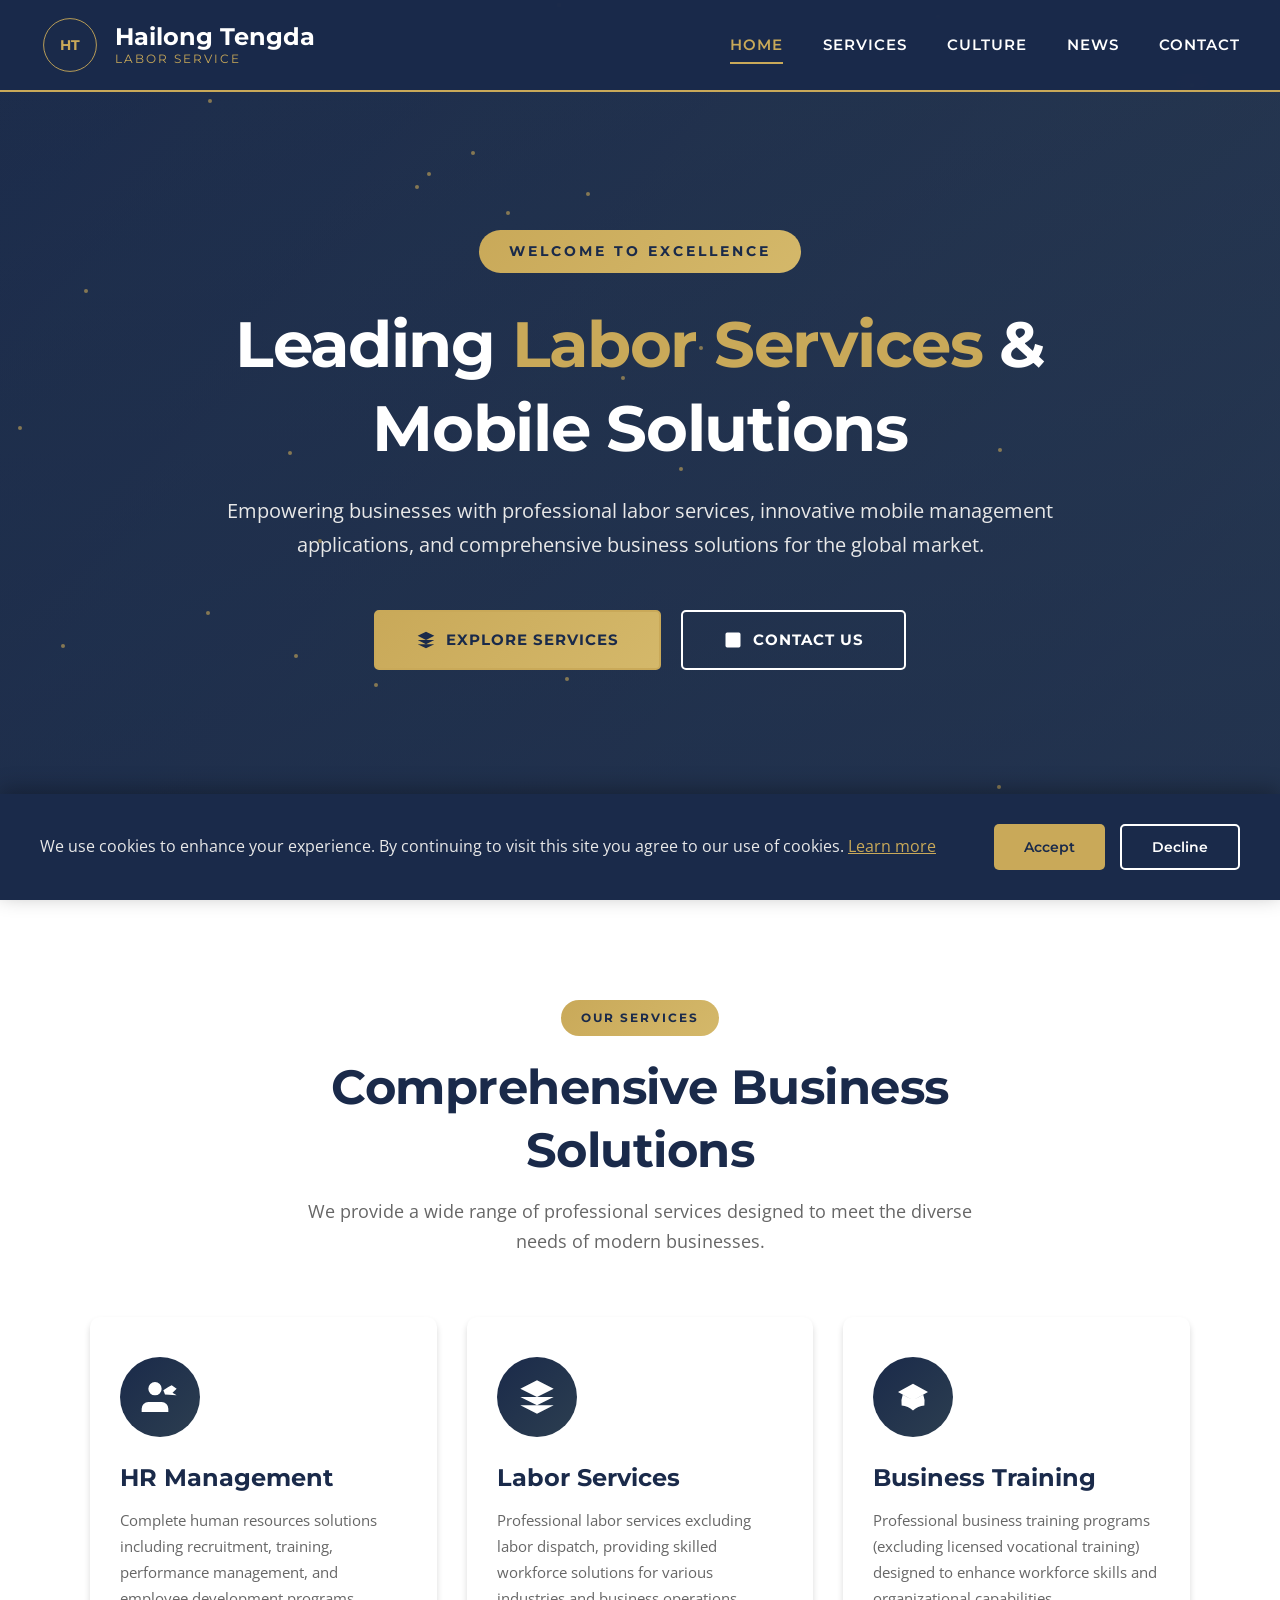
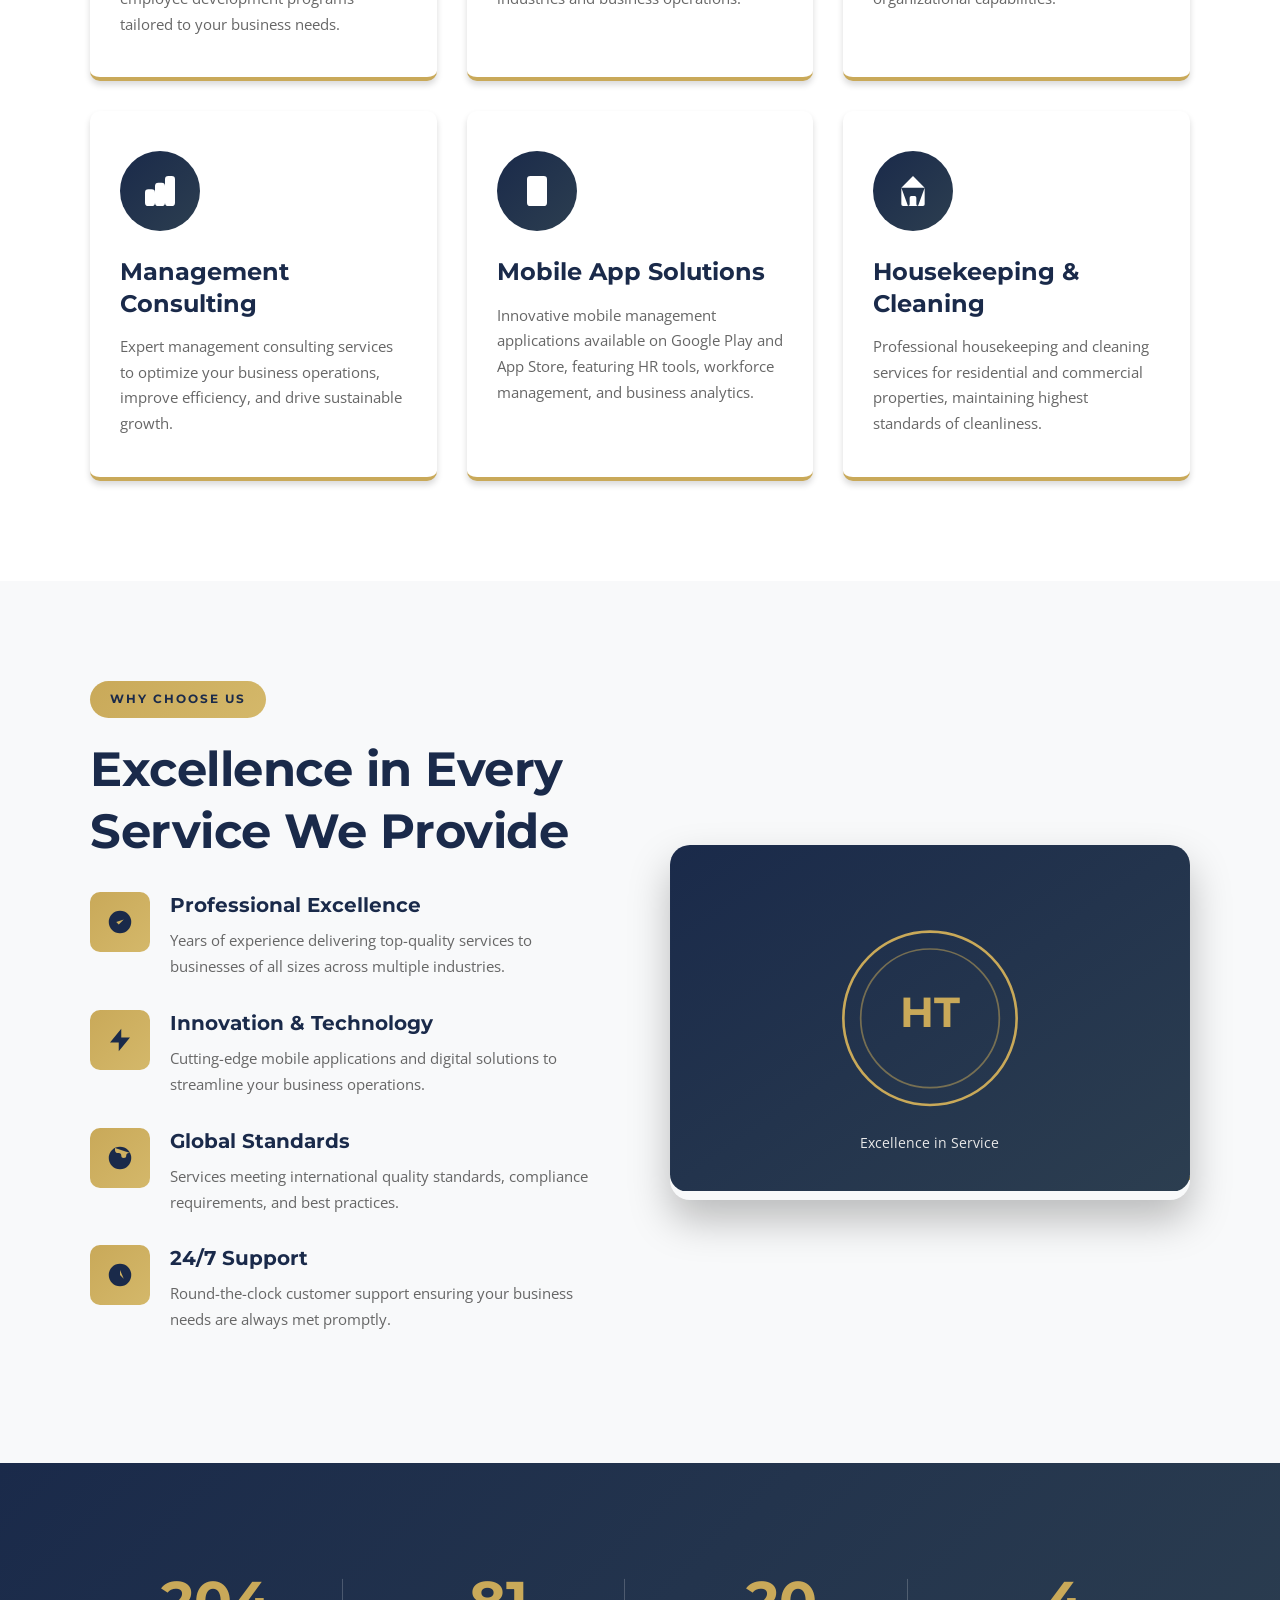
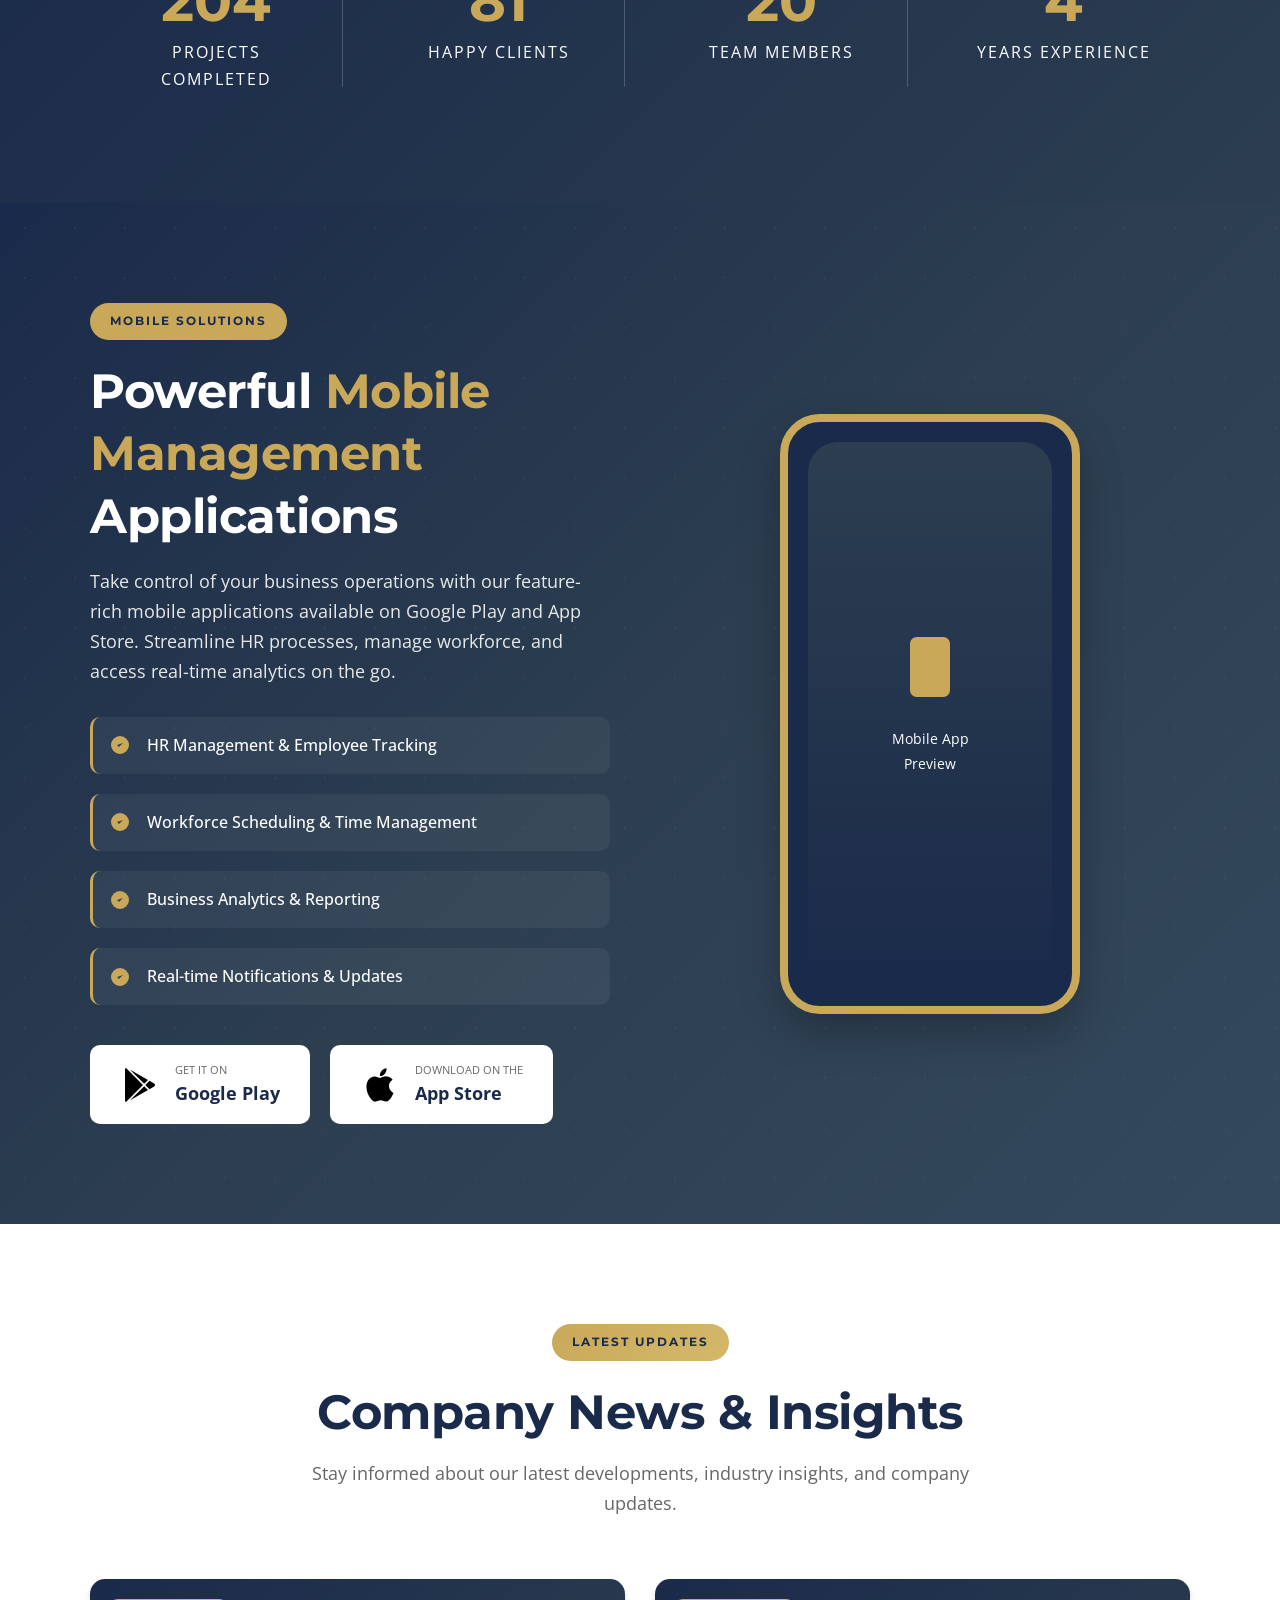
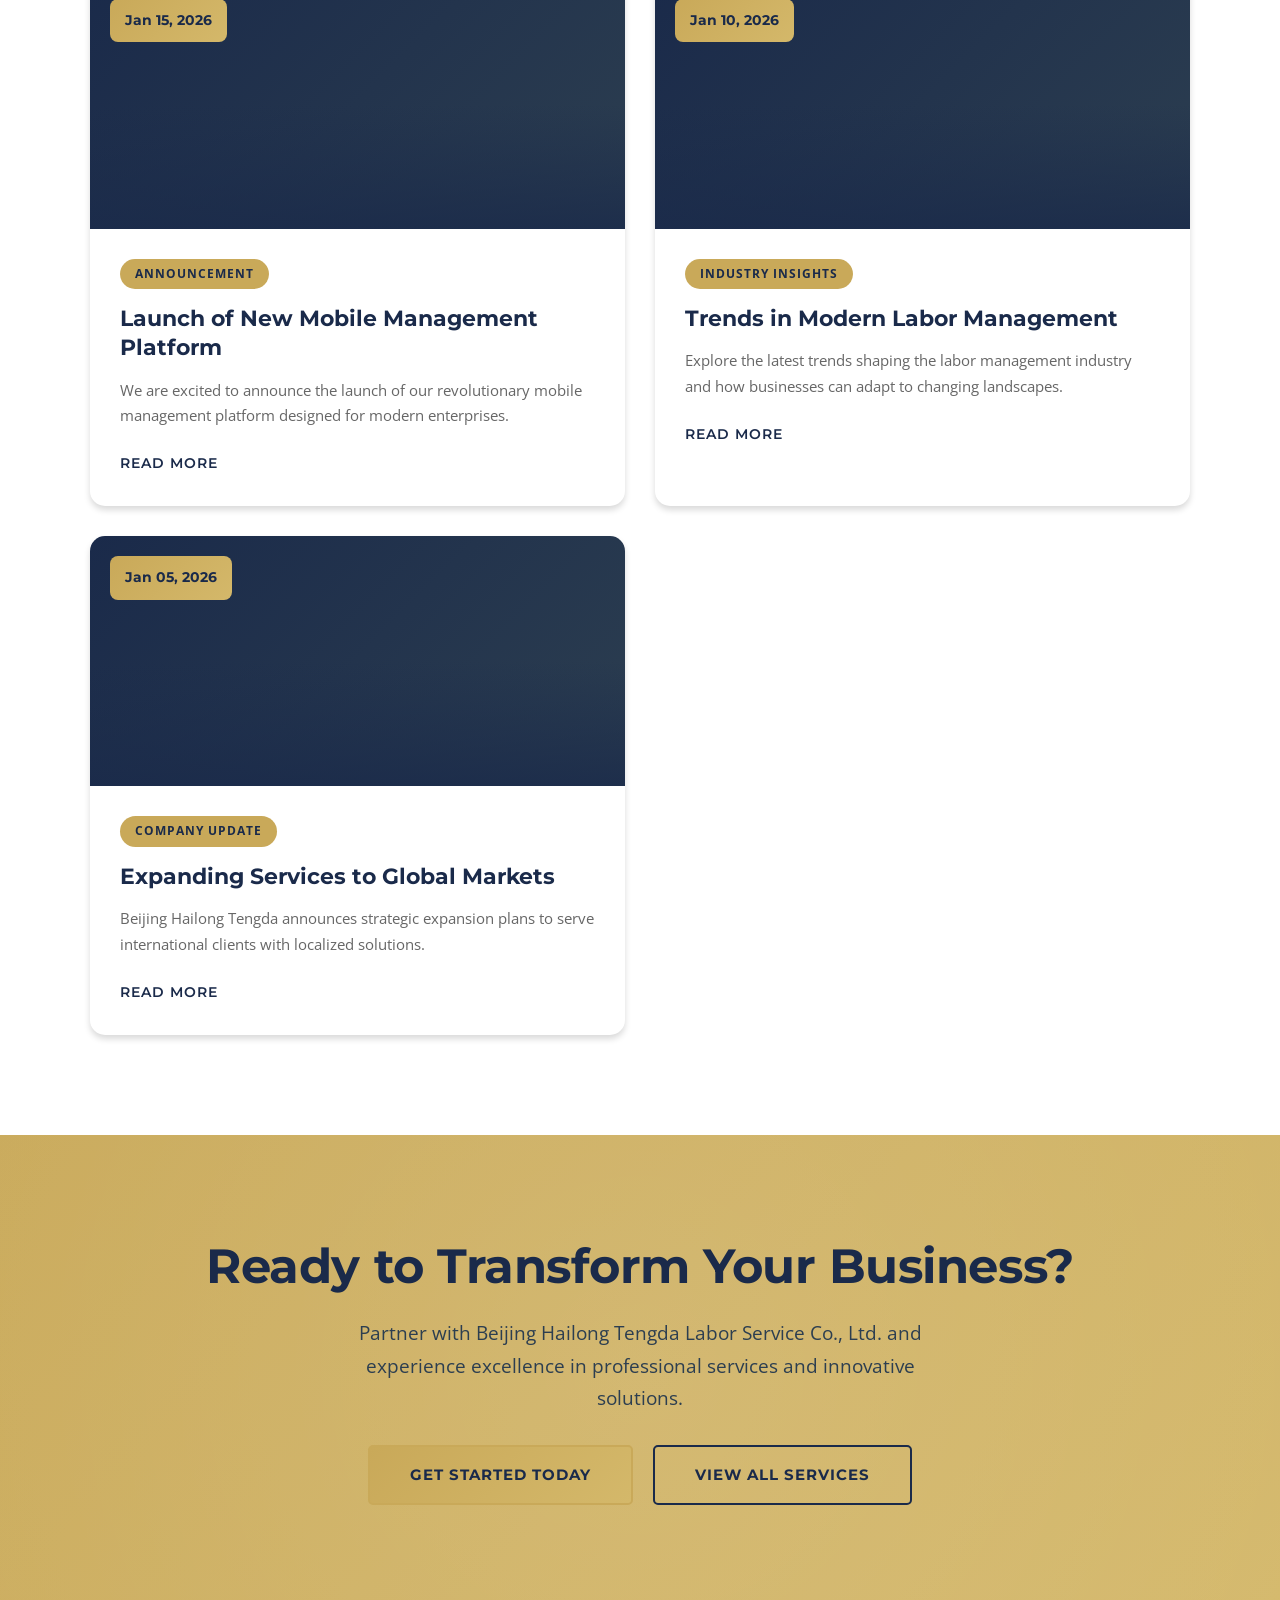
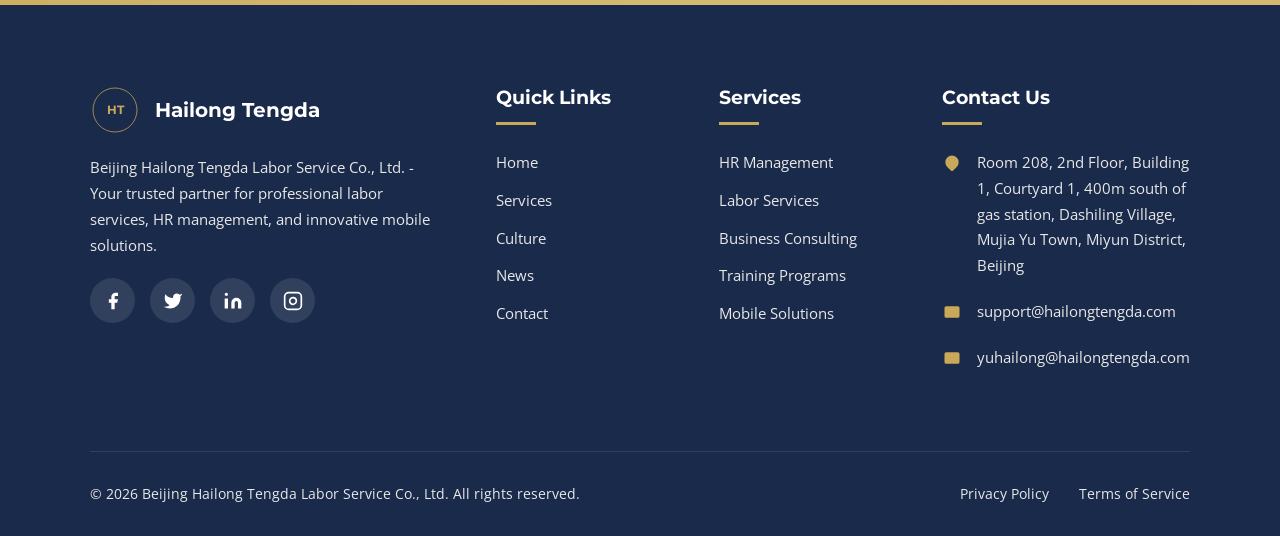
<file: index.html>
<!DOCTYPE html>
<html lang="en">
<head>
    <meta charset="UTF-8">
    <meta name="viewport" content="width=device-width, initial-scale=1.0">
    <meta name="description" content="Beijing Hailong Tengda Labor Service Co., Ltd. - Professional labor services, HR management solutions, and mobile app management for businesses worldwide.">
    <meta name="keywords" content="labor service, HR management, consulting, training, Beijing, China, mobile app, business solutions">
    <meta name="author" content="Beijing Hailong Tengda Labor Service Co., Ltd.">
    <meta name="robots" content="index, follow">
    
    <!-- Open Graph Tags -->
    <meta property="og:title" content="Beijing Hailong Tengda Labor Service Co., Ltd.">
    <meta property="og:description" content="Professional labor services, HR management solutions, and mobile app management for businesses worldwide.">
    <meta property="og:type" content="website">
    <meta property="og:url" content="https://hailongtengda.com">
    <meta property="og:image" content="images/og-image.png">
    
    <!-- Twitter Card Tags -->
    <meta name="twitter:card" content="summary_large_image">
    <meta name="twitter:title" content="Beijing Hailong Tengda Labor Service Co., Ltd.">
    <meta name="twitter:description" content="Professional labor services, HR management solutions, and mobile app management for businesses worldwide.">
    
    <!-- Canonical URL -->
    <link rel="canonical" href="https://hailongtengda.com">
    
    <title>Beijing Hailong Tengda Labor Service Co., Ltd. | Professional Labor Services</title>
    
    <!-- Favicon -->
    <link rel="icon" type="image/svg+xml" href="images/logo.svg">
    
    <!-- Google Fonts -->
    <link rel="preconnect" href="https://fonts.googleapis.com">
    <link rel="preconnect" href="https://fonts.gstatic.com" crossorigin>
    <link href="https://fonts.googleapis.com/css2?family=Montserrat:wght@400;500;600;700;800&family=Open+Sans:wght@400;500;600;700&display=swap" rel="stylesheet">
    
    <!-- Stylesheets -->
    <link rel="stylesheet" href="css/main.css">
    <link rel="stylesheet" href="css/animations.css">
    <link rel="stylesheet" href="css/responsive.css">
    
    <!-- Schema.org Structured Data -->
    <script type="application/ld+json">
    {
        "@context": "https://schema.org",
        "@type": "Organization",
        "name": "Beijing Hailong Tengda Labor Service Co., Ltd.",
        "url": "https://hailongtengda.com",
        "logo": "https://hailongtengda.com/images/logo.svg",
        "description": "Professional labor services, HR management solutions, and mobile app management for businesses worldwide.",
        "address": {
            "@type": "PostalAddress",
            "streetAddress": "Room 208, 2nd Floor, Building 1, Courtyard 1, 400 meters south of the gas station in Dashiling Village",
            "addressLocality": "Mujiayyu Town, Miyun District",
            "addressRegion": "Beijing",
            "postalCode": "101500",
            "addressCountry": "CN"
        },
        "contactPoint": {
            "@type": "ContactPoint",
            "email": "support@hailongtengda.com",
            "contactType": "customer service"
        }
    }
    </script>
</head>
<body>
    <!-- Loader -->
    <div class="loader">
        <div class="loader-content">
            <div class="loader-spinner"></div>
            <p>Loading...</p>
        </div>
    </div>

    <!-- Header -->
    <header class="header">
        <div class="header-container">
            <a href="index.html" class="logo">
                <svg viewBox="0 0 200 200" width="60" height="60">
                    <circle cx="100" cy="100" r="95" fill="#1a2a4a"/>
                    <circle cx="100" cy="100" r="88" fill="none" stroke="#c9a959" stroke-width="3"/>
                    <text x="100" y="115" font-family="Montserrat" font-size="48" font-weight="bold" fill="#c9a959" text-anchor="middle">HT</text>
                </svg>
                <div class="logo-text">
                    Hailong Tengda
                    <span>Labor Service</span>
                </div>
            </a>
            
            <nav class="nav">
                <ul class="nav-menu">
                    <li><a href="index.html" class="nav-link active">Home</a></li>
                    <li><a href="services.html" class="nav-link">Services</a></li>
                    <li><a href="culture.html" class="nav-link">Culture</a></li>
                    <li><a href="news.html" class="nav-link">News</a></li>
                    <li><a href="contact.html" class="nav-link">Contact</a></li>
                </ul>
                
                <div class="mobile-menu-toggle">
                    <span></span>
                    <span></span>
                    <span></span>
                </div>
            </nav>
        </div>
    </header>

    <!-- Hero Section -->
    <section class="hero">
        <div class="hero-bg"></div>
        <div class="hero-overlay"></div>
        <div class="hero-particles"></div>
        
        <div class="hero-content">
            <div class="hero-badge">Welcome to Excellence</div>
            <h1 class="hero-title">Leading <span>Labor Services</span> & Mobile Solutions</h1>
            <p class="hero-subtitle">Empowering businesses with professional labor services, innovative mobile management applications, and comprehensive business solutions for the global market.</p>
            <div class="hero-buttons">
                <a href="services.html" class="btn btn-primary">
                    <svg viewBox="0 0 24 24" fill="currentColor"><path d="M12 2L2 7l10 5 10-5-10-5zM2 17l10 5 10-5M2 12l10 5 10-5"/></svg>
                    Explore Services
                </a>
                <a href="contact.html" class="btn btn-secondary">
                    <svg viewBox="0 0 24 24" fill="currentColor"><path d="M3 5a2 2 0 012-2h14a2 2 0 012 2v14a2 2 0 01-2 2H5a2 2 0 01-2-2V5zm15 7h-6m-5 4h6m-5-6v6"/></svg>
                    Contact Us
                </a>
            </div>
        </div>
    </section>

    <!-- Services Section -->
    <section class="section">
        <div class="container">
            <div class="section-header scroll-animate">
                <span class="section-badge">Our Services</span>
                <h2 class="section-title">Comprehensive Business Solutions</h2>
                <p class="section-subtitle">We provide a wide range of professional services designed to meet the diverse needs of modern businesses.</p>
            </div>
            
            <div class="services-grid">
                <div class="service-card scroll-animate delay-100">
                    <div class="service-icon">
                        <svg viewBox="0 0 24 24"><path d="M17 21v-2a4 4 0 00-4-4H5a4 4 0 00-4 4v2M9 11a4 4 0 100-8 4 4 0 000 8zm13 0l-2.5-1.5L22 7l-3-2-2 1-3 2 1 2.5"/></svg>
                    </div>
                    <h3>HR Management</h3>
                    <p>Complete human resources solutions including recruitment, training, performance management, and employee development programs tailored to your business needs.</p>
                </div>
                
                <div class="service-card scroll-animate delay-200">
                    <div class="service-icon">
                        <svg viewBox="0 0 24 24"><path d="M12 2L2 7l10 5 10-5-10-5zM2 17l10 5 10-5M2 12l10 5 10-5"/></svg>
                    </div>
                    <h3>Labor Services</h3>
                    <p>Professional labor services excluding labor dispatch, providing skilled workforce solutions for various industries and business operations.</p>
                </div>
                
                <div class="service-card scroll-animate delay-300">
                    <div class="service-icon">
                        <svg viewBox="0 0 24 24"><path d="M12 14l9-5-9-5-9 5 9 5zM12 14l6.16-3.422a12.083 12.083 0 01.665 6.479A11.952 11.952 0 0012 20.055a11.952 11.952 0 00-6.824-2.998 12.078 12.078 0 01.665-6.479L12 14z"/></svg>
                    </div>
                    <h3>Business Training</h3>
                    <p>Professional business training programs (excluding licensed vocational training) designed to enhance workforce skills and organizational capabilities.</p>
                </div>
                
                <div class="service-card scroll-animate delay-400">
                    <div class="service-icon">
                        <svg viewBox="0 0 24 24"><path d="M9 19v-6a2 2 0 00-2-2H5a2 2 0 00-2 2v6a2 2 0 002 2h2a2 2 0 002-2zm0 0V9a2 2 0 012-2h2a2 2 0 012 2v10m-6 0a2 2 0 002 2h2a2 2 0 002-2m0 0V5a2 2 0 012-2h2a2 2 0 012 2v14a2 2 0 01-2 2h-2a2 2 0 01-2-2z"/></svg>
                    </div>
                    <h3>Management Consulting</h3>
                    <p>Expert management consulting services to optimize your business operations, improve efficiency, and drive sustainable growth.</p>
                </div>
                
                <div class="service-card scroll-animate delay-500">
                    <div class="service-icon">
                        <svg viewBox="0 0 24 24"><path d="M12 18h.01M8 21h8a2 2 0 002-2V5a2 2 0 00-2-2H8a2 2 0 00-2 2v14a2 2 0 002 2z"/></svg>
                    </div>
                    <h3>Mobile App Solutions</h3>
                    <p>Innovative mobile management applications available on Google Play and App Store, featuring HR tools, workforce management, and business analytics.</p>
                </div>
                
                <div class="service-card scroll-animate delay-600">
                    <div class="service-icon">
                        <svg viewBox="0 0 24 24"><path d="M3 12l2-2m0 0l7-7 7 7M5 10v10a1 1 0 001 1h3m10-11l2 2m-2-2v10a1 1 0 01-1 1h-3m-6 0a1 1 0 001-1v-4a1 1 0 011-1h2a1 1 0 011 1v4a1 1 0 001 1m-6 0h6"/></svg>
                    </div>
                    <h3>Housekeeping & Cleaning</h3>
                    <p>Professional housekeeping and cleaning services for residential and commercial properties, maintaining highest standards of cleanliness.</p>
                </div>
            </div>
        </div>
    </section>

    <!-- Features Section -->
    <section class="section section-light">
        <div class="container">
            <div class="features-container">
                <div class="features-content scroll-animate-left">
                    <span class="section-badge">Why Choose Us</span>
                    <h2>Excellence in Every Service We Provide</h2>
                    
                    <div class="feature-item">
                        <div class="feature-icon">
                            <svg viewBox="0 0 24 24"><path d="M9 12l2 2 4-4m6 2a9 9 0 11-18 0 9 9 0 0118 0z"/></svg>
                        </div>
                        <div class="feature-content">
                            <h4>Professional Excellence</h4>
                            <p>Years of experience delivering top-quality services to businesses of all sizes across multiple industries.</p>
                        </div>
                    </div>
                    
                    <div class="feature-item">
                        <div class="feature-icon">
                            <svg viewBox="0 0 24 24"><path d="M13 10V3L4 14h7v7l9-11h-7z"/></svg>
                        </div>
                        <div class="feature-content">
                            <h4>Innovation & Technology</h4>
                            <p>Cutting-edge mobile applications and digital solutions to streamline your business operations.</p>
                        </div>
                    </div>
                    
                    <div class="feature-item">
                        <div class="feature-icon">
                            <svg viewBox="0 0 24 24"><path d="M3.055 11H5a2 2 0 012 2v1a2 2 0 002 2 2 2 0 012 2v2.945M8 3.935V5.5A2.5 2.5 0 0010.5 8h.5a2 2 0 012 2 2 2 0 104 0 2 2 0 012-2h1.064M15 20.488V18a2 2 0 012-2h3.064M21 12a9 9 0 11-18 0 9 9 0 0118 0z"/></svg>
                        </div>
                        <div class="feature-content">
                            <h4>Global Standards</h4>
                            <p>Services meeting international quality standards, compliance requirements, and best practices.</p>
                        </div>
                    </div>
                    
                    <div class="feature-item">
                        <div class="feature-icon">
                            <svg viewBox="0 0 24 24"><path d="M12 8v4l3 3m6-3a9 9 0 11-18 0 9 9 0 0118 0z"/></svg>
                        </div>
                        <div class="feature-content">
                            <h4>24/7 Support</h4>
                            <p>Round-the-clock customer support ensuring your business needs are always met promptly.</p>
                        </div>
                    </div>
                </div>
                
                <div class="features-image scroll-animate-right">
                    <div class="features-image-wrapper">
                        <svg viewBox="0 0 600 400" width="100%" height="100%">
                            <defs>
                                <linearGradient id="imgGrad1" x1="0%" y1="0%" x2="100%" y2="100%">
                                    <stop offset="0%" style="stop-color:#1a2a4a"/>
                                    <stop offset="100%" style="stop-color:#2c3e50"/>
                                </linearGradient>
                            </defs>
                            <rect width="600" height="400" fill="url(#imgGrad1)" rx="20"/>
                            <circle cx="300" cy="200" r="100" fill="none" stroke="#c9a959" stroke-width="3"/>
                            <circle cx="300" cy="200" r="80" fill="none" stroke="#c9a959" stroke-width="2" opacity="0.5"/>
                            <text x="300" y="210" font-family="Montserrat" font-size="48" font-weight="bold" fill="#c9a959" text-anchor="middle">HT</text>
                            <text x="300" y="350" font-family="Open Sans" font-size="16" fill="#e8e8e8" text-anchor="middle">Excellence in Service</text>
                        </svg>
                    </div>
                </div>
            </div>
        </div>
    </section>

    <!-- Stats Section -->
    <section class="stats-section">
        <div class="container">
            <div class="stats-grid">
                <div class="stat-item scroll-animate delay-100">
                    <div class="stat-number" data-target="500">0</div>
                    <div class="stat-label">Projects Completed</div>
                </div>
                <div class="stat-item scroll-animate delay-200">
                    <div class="stat-number" data-target="200">0</div>
                    <div class="stat-label">Happy Clients</div>
                </div>
                <div class="stat-item scroll-animate delay-300">
                    <div class="stat-number" data-target="50">0</div>
                    <div class="stat-label">Team Members</div>
                </div>
                <div class="stat-item scroll-animate delay-400">
                    <div class="stat-number" data-target="10">0</div>
                    <div class="stat-label">Years Experience</div>
                </div>
            </div>
        </div>
    </section>

    <!-- Mobile App Section -->
    <section class="section app-section">
        <div class="container">
            <div class="app-container">
                <div class="app-content scroll-animate-left">
                    <span class="section-badge" style="background: #c9a959; color: #1a2a4a;">Mobile Solutions</span>
                    <h2>Powerful <span>Mobile Management</span> Applications</h2>
                    <p>Take control of your business operations with our feature-rich mobile applications available on Google Play and App Store. Streamline HR processes, manage workforce, and access real-time analytics on the go.</p>
                    
                    <div class="app-features">
                        <div class="app-feature">
                            <svg viewBox="0 0 24 24"><path d="M9 12l2 2 4-4m6 2a9 9 0 11-18 0 9 9 0 0118 0z"/></svg>
                            <span>HR Management & Employee Tracking</span>
                        </div>
                        <div class="app-feature">
                            <svg viewBox="0 0 24 24"><path d="M9 12l2 2 4-4m6 2a9 9 0 11-18 0 9 9 0 0118 0z"/></svg>
                            <span>Workforce Scheduling & Time Management</span>
                        </div>
                        <div class="app-feature">
                            <svg viewBox="0 0 24 24"><path d="M9 12l2 2 4-4m6 2a9 9 0 11-18 0 9 9 0 0118 0z"/></svg>
                            <span>Business Analytics & Reporting</span>
                        </div>
                        <div class="app-feature">
                            <svg viewBox="0 0 24 24"><path d="M9 12l2 2 4-4m6 2a9 9 0 11-18 0 9 9 0 0118 0z"/></svg>
                            <span>Real-time Notifications & Updates</span>
                        </div>
                    </div>
                    
                    <div class="app-buttons">
                        <a href="#" class="store-button" title="Download on Google Play">
                            <svg viewBox="0 0 24 24" fill="#000">
                                <path d="M3.609 1.814L13.792 12 3.61 22.186a.996.996 0 01-.61-.92V2.734a1 1 0 01.609-.92zm10.89 10.893l2.302 2.302-10.937 6.333 8.635-8.635zm3.199-3.198l2.807 1.626a1 1 0 010 1.73l-2.808 1.626L15.206 12l2.492-2.491zM5.864 2.658L16.8 8.99l-2.302 2.302-8.634-8.634z"/>
                            </svg>
                            <div class="store-button-content">
                                <div class="store-button-label">Get it on</div>
                                <div class="store-button-title">Google Play</div>
                            </div>
                        </a>
                        
                        <a href="#" class="store-button" title="Download on App Store">
                            <svg viewBox="0 0 24 24" fill="#000">
                                <path d="M18.71 19.5c-.83 1.24-1.71 2.45-3.05 2.47-1.34.03-1.77-.79-3.29-.79-1.53 0-2 .77-3.27.82-1.31.05-2.3-1.32-3.14-2.53C4.25 17 2.94 12.45 4.7 9.39c.87-1.52 2.43-2.48 4.12-2.51 1.28-.02 2.5.87 3.29.87.78 0 2.26-1.07 3.81-.91.65.03 2.47.26 3.64 1.98-.09.06-2.17 1.28-2.15 3.81.03 3.02 2.65 4.03 2.68 4.04-.03.07-.42 1.44-1.38 2.83M13 3.5c.73-.83 1.94-1.46 2.94-1.5.13 1.17-.34 2.35-1.04 3.19-.69.85-1.83 1.51-2.95 1.42-.15-1.15.41-2.35 1.05-3.11z"/>
                            </svg>
                            <div class="store-button-content">
                                <div class="store-button-label">Download on the</div>
                                <div class="store-button-title">App Store</div>
                            </div>
                        </a>
                    </div>
                </div>
                
                <div class="app-preview scroll-animate-right">
                    <div class="phone-mockup">
                        <div class="phone-screen">
                            <svg viewBox="0 0 24 24"><path d="M12 18h.01M8 21h8a2 2 0 002-2V5a2 2 0 00-2-2H8a2 2 0 00-2 2v14a2 2 0 002 2z"/></svg>
                            <p>Mobile App<br>Preview</p>
                        </div>
                    </div>
                </div>
            </div>
        </div>
    </section>

    <!-- News Section -->
    <section class="section">
        <div class="container">
            <div class="section-header scroll-animate">
                <span class="section-badge">Latest Updates</span>
                <h2 class="section-title">Company News & Insights</h2>
                <p class="section-subtitle">Stay informed about our latest developments, industry insights, and company updates.</p>
            </div>
            
            <div class="news-grid">
                <article class="news-card scroll-animate delay-100">
                    <div class="news-image">
                        <div class="news-date">Jan 15, 2026</div>
                    </div>
                    <div class="news-content">
                        <span class="news-category">Announcement</span>
                        <h3>Launch of New Mobile Management Platform</h3>
                        <p>We are excited to announce the launch of our revolutionary mobile management platform designed for modern enterprises.</p>
                        <a href="news.html" class="news-link">
                            Read More
                            <svg viewBox="0 0 24 24" fill="currentColor"><path d="M17 8l4 4m0 0l-4 4m4-4H3"/></svg>
                        </a>
                    </div>
                </article>
                
                <article class="news-card scroll-animate delay-200">
                    <div class="news-image">
                        <div class="news-date">Jan 10, 2026</div>
                    </div>
                    <div class="news-content">
                        <span class="news-category">Industry Insights</span>
                        <h3>Trends in Modern Labor Management</h3>
                        <p>Explore the latest trends shaping the labor management industry and how businesses can adapt to changing landscapes.</p>
                        <a href="news.html" class="news-link">
                            Read More
                            <svg viewBox="0 0 24 24" fill="currentColor"><path d="M17 8l4 4m0 0l-4 4m4-4H3"/></svg>
                        </a>
                    </div>
                </article>
                
                <article class="news-card scroll-animate delay-300">
                    <div class="news-image">
                        <div class="news-date">Jan 05, 2026</div>
                    </div>
                    <div class="news-content">
                        <span class="news-category">Company Update</span>
                        <h3>Expanding Services to Global Markets</h3>
                        <p>Beijing Hailong Tengda announces strategic expansion plans to serve international clients with localized solutions.</p>
                        <a href="news.html" class="news-link">
                            Read More
                            <svg viewBox="0 0 24 24" fill="currentColor"><path d="M17 8l4 4m0 0l-4 4m4-4H3"/></svg>
                        </a>
                    </div>
                </article>
            </div>
        </div>
    </section>

    <!-- CTA Section -->
    <section class="cta-section">
        <div class="container">
            <div class="cta-content scroll-animate">
                <h2>Ready to Transform Your Business?</h2>
                <p>Partner with Beijing Hailong Tengda Labor Service Co., Ltd. and experience excellence in professional services and innovative solutions.</p>
                <div class="cta-buttons">
                    <a href="contact.html" class="btn btn-primary">
                        Get Started Today
                    </a>
                    <a href="services.html" class="btn btn-outline">
                        View All Services
                    </a>
                </div>
            </div>
        </div>
    </section>

    <!-- Footer -->
    <footer class="footer">
        <div class="container">
            <div class="footer-grid">
                <div class="footer-brand">
                    <div class="footer-logo">
                        <svg viewBox="0 0 200 200" width="50" height="50">
                            <circle cx="100" cy="100" r="95" fill="#1a2a4a"/>
                            <circle cx="100" cy="100" r="88" fill="none" stroke="#c9a959" stroke-width="3"/>
                            <text x="100" y="115" font-family="Montserrat" font-size="48" font-weight="bold" fill="#c9a959" text-anchor="middle">HT</text>
                        </svg>
                        <div class="footer-logo-text">Hailong Tengda</div>
                    </div>
                    <p>Beijing Hailong Tengda Labor Service Co., Ltd. - Your trusted partner for professional labor services, HR management, and innovative mobile solutions.</p>
                    <div class="footer-social">
                        <a href="#" class="social-link" aria-label="Facebook">
                            <svg viewBox="0 0 24 24"><path d="M18 2h-3a5 5 0 00-5 5v3H7v4h3v8h4v-8h3l1-4h-4V7a1 1 0 011-1h3z"/></svg>
                        </a>
                        <a href="#" class="social-link" aria-label="Twitter">
                            <svg viewBox="0 0 24 24"><path d="M23 3a10.9 10.9 0 01-3.14 1.53 4.48 4.48 0 00-7.86 3v1A10.66 10.66 0 013 4s-4 9 5 13a11.64 11.64 0 01-7 2c9 5 20 0 20-11.5a4.5 4.5 0 00-.08-.83A7.72 7.72 0 0023 3z"/></svg>
                        </a>
                        <a href="#" class="social-link" aria-label="LinkedIn">
                            <svg viewBox="0 0 24 24"><path d="M16 8a6 6 0 016 6v7h-4v-7a2 2 0 00-2-2 2 2 0 00-2 2v7h-4v-7a6 6 0 016-6zM2 9h4v12H2zM4 6a2 2 0 100-4 2 2 0 000 4z"/></svg>
                        </a>
                        <a href="#" class="social-link" aria-label="Instagram">
                            <svg viewBox="0 0 24 24"><rect x="2" y="2" width="20" height="20" rx="5" ry="5" fill="none" stroke="currentColor" stroke-width="2"/><path d="M16 11.37A4 4 0 1112.63 8 4 4 0 0116 11.37z" fill="none" stroke="currentColor" stroke-width="2"/><line x1="17.5" y1="6.5" x2="17.51" y2="6.5" stroke="currentColor" stroke-width="2"/></svg>
                        </a>
                    </div>
                </div>
                
                <div class="footer-column">
                    <h4>Quick Links</h4>
                    <ul class="footer-links">
                        <li><a href="index.html">Home</a></li>
                        <li><a href="services.html">Services</a></li>
                        <li><a href="culture.html">Culture</a></li>
                        <li><a href="news.html">News</a></li>
                        <li><a href="contact.html">Contact</a></li>
                    </ul>
                </div>
                
                <div class="footer-column">
                    <h4>Services</h4>
                    <ul class="footer-links">
                        <li><a href="services.html">HR Management</a></li>
                        <li><a href="services.html">Labor Services</a></li>
                        <li><a href="services.html">Business Consulting</a></li>
                        <li><a href="services.html">Training Programs</a></li>
                        <li><a href="services.html">Mobile Solutions</a></li>
                    </ul>
                </div>
                
                <div class="footer-column">
                    <h4>Contact Us</h4>
                    <div class="footer-contact-item">
                        <svg viewBox="0 0 24 24"><path d="M17.657 16.657L13.414 20.9a1.998 1.998 0 01-2.827 0l-4.244-4.243a8 8 0 1111.314 0z"/><path d="M15 11a3 3 0 11-6 0 3 3 0 016 0z"/></svg>
                        <p>Room 208, 2nd Floor, Building 1, Courtyard 1, 400m south of gas station, Dashiling Village, Mujia Yu Town, Miyun District, Beijing</p>
                    </div>
                    <div class="footer-contact-item">
                        <svg viewBox="0 0 24 24"><path d="M3 8l7.89 5.26a2 2 0 002.22 0L21 8M5 19h14a2 2 0 002-2V7a2 2 0 00-2-2H5a2 2 0 00-2 2v10a2 2 0 002 2z"/></svg>
                        <p>support@hailongtengda.com</p>
                    </div>
                    <div class="footer-contact-item">
                        <svg viewBox="0 0 24 24"><path d="M3 8l7.89 5.26a2 2 0 002.22 0L21 8M5 19h14a2 2 0 002-2V7a2 2 0 00-2-2H5a2 2 0 00-2 2v10a2 2 0 002 2z"/></svg>
                        <p>yuhailong@hailongtengda.com</p>
                    </div>
                </div>
            </div>
            
            <div class="footer-bottom">
                <p>&copy; 2026 Beijing Hailong Tengda Labor Service Co., Ltd. All rights reserved.</p>
                <div class="footer-legal">
                    <a href="privacy-policy.html">Privacy Policy</a>
                    <a href="terms-of-service.html">Terms of Service</a>
                </div>
            </div>
        </div>
    </footer>

    <!-- Cookie Banner -->
    <div class="cookie-banner">
        <div class="cookie-content">
            <p>We use cookies to enhance your experience. By continuing to visit this site you agree to our use of cookies. <a href="privacy-policy.html">Learn more</a></p>
            <div class="cookie-buttons">
                <button class="cookie-btn cookie-btn-accept">Accept</button>
                <button class="cookie-btn cookie-btn-decline">Decline</button>
            </div>
        </div>
    </div>

    <!-- Scroll to Top Button -->
    <div class="scroll-top" aria-label="Scroll to top">
        <svg viewBox="0 0 24 24"><path d="M18 15l-6-6-6 6"/></svg>
    </div>

    <!-- Scripts -->
    <script src="js/main.js"></script>
</body>
</html>
</file>
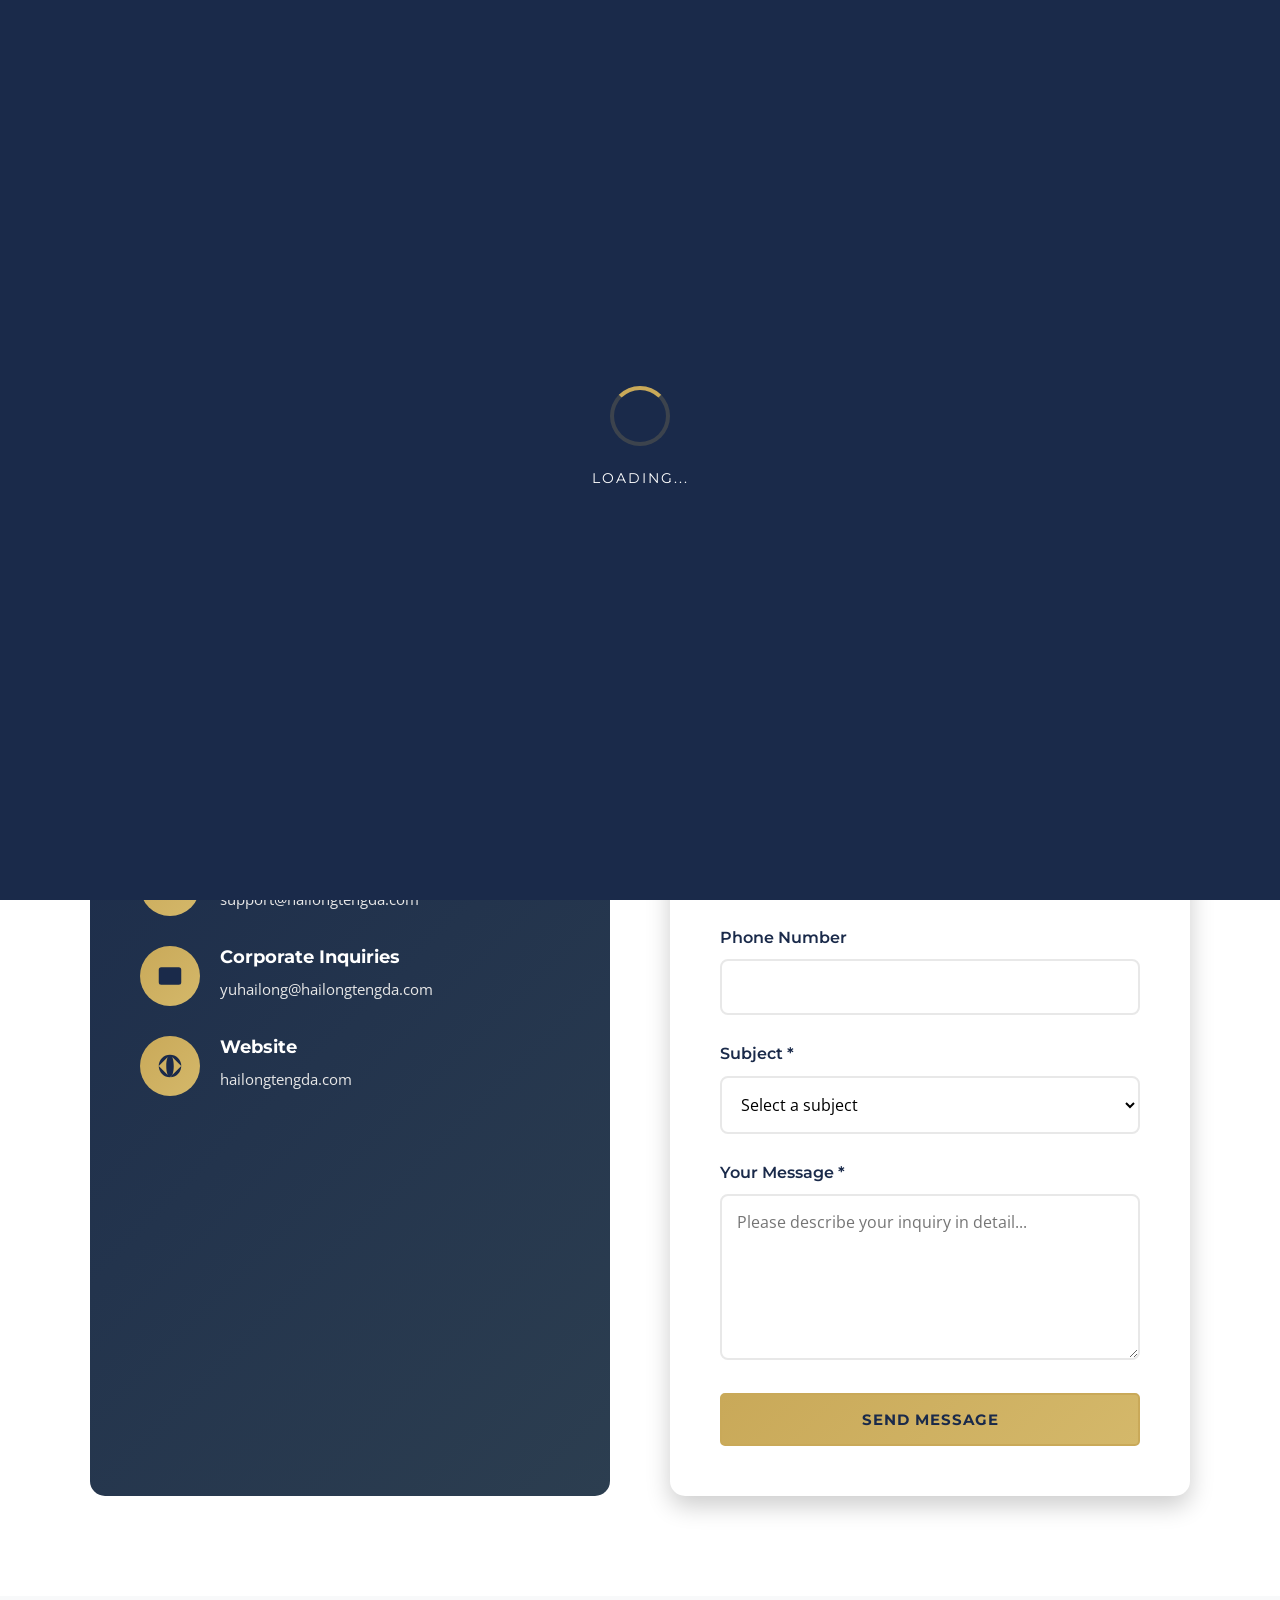
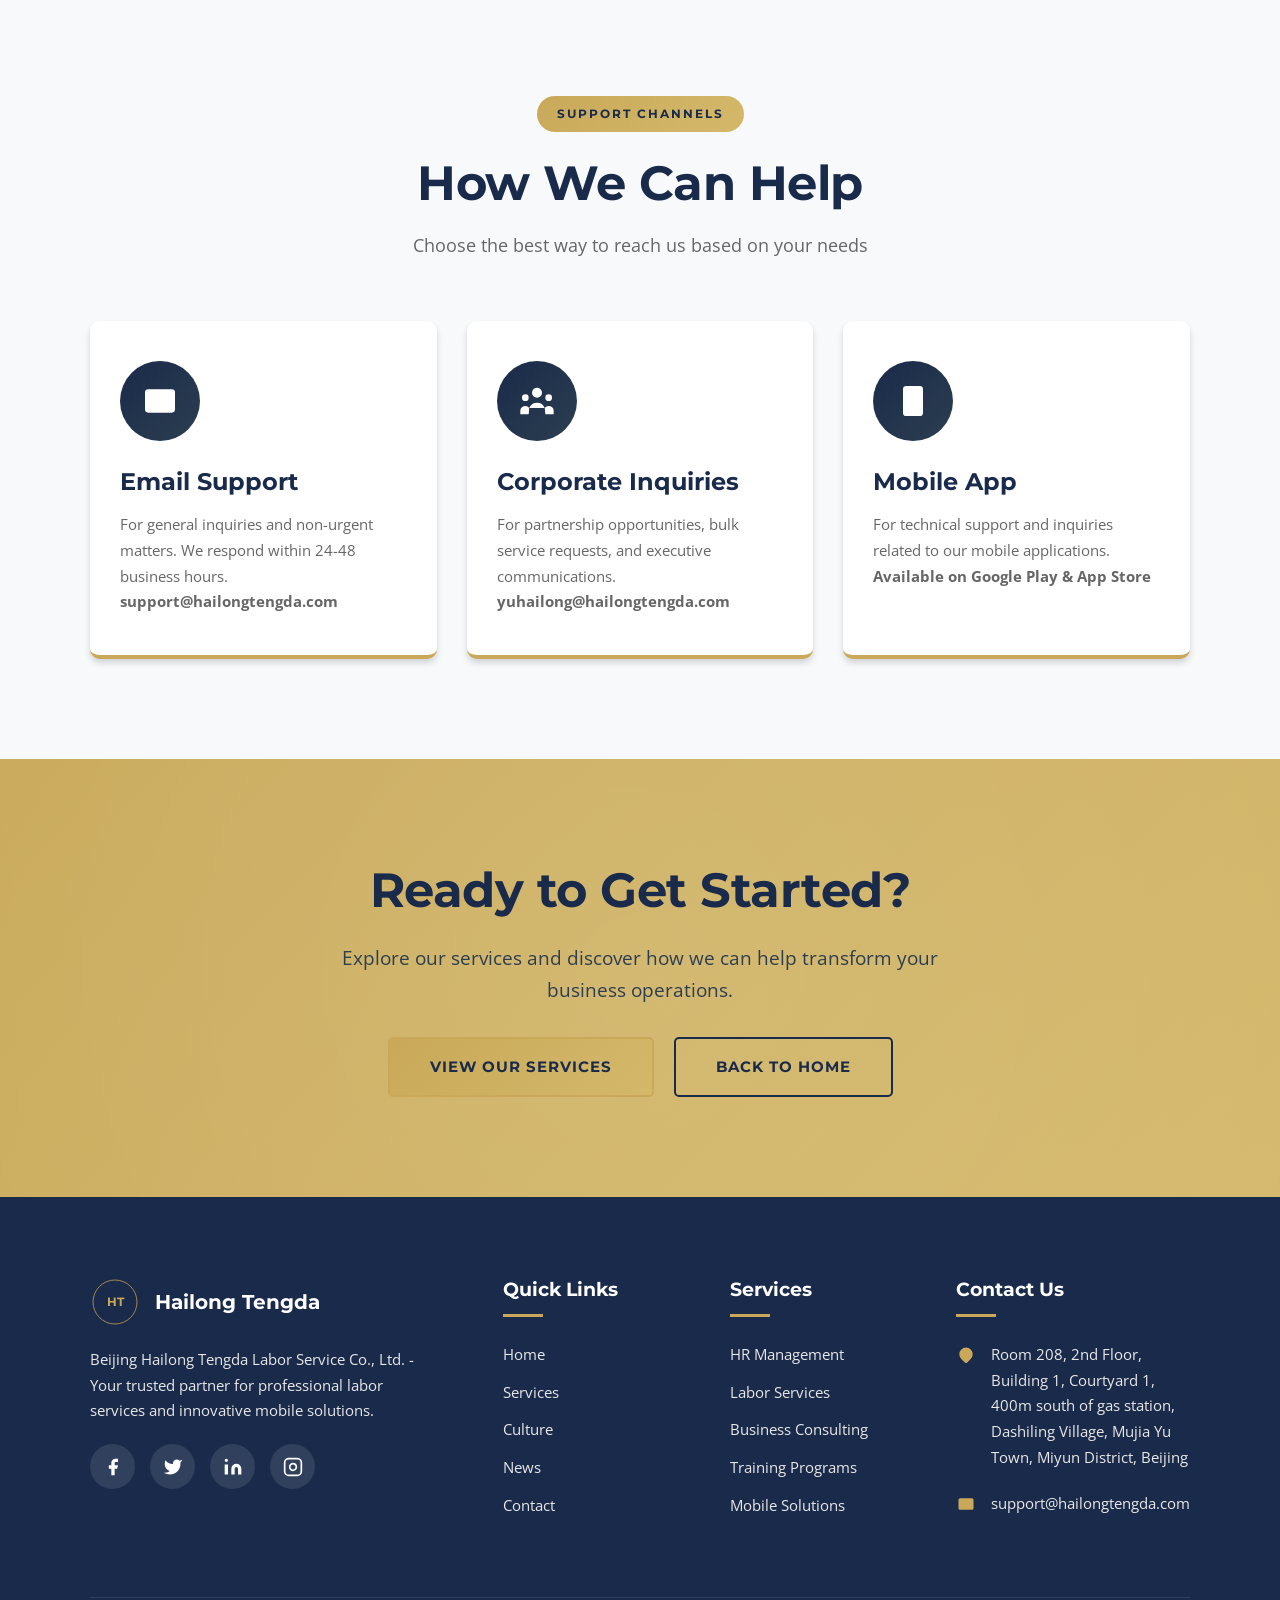
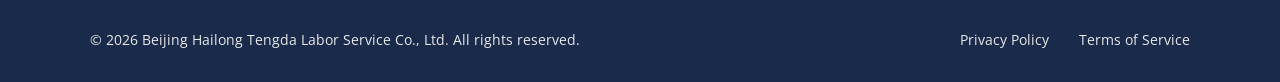
<file: contact.html>
<!DOCTYPE html>
<html lang="en">
<head>
    <meta charset="UTF-8">
    <meta name="viewport" content="width=device-width, initial-scale=1.0">
    <meta name="description" content="Contact Beijing Hailong Tengda Labor Service Co., Ltd. for inquiries about our services.">
    <meta name="robots" content="index, follow">
    <meta property="og:title" content="Contact Us | Beijing Hailong Tengda">
    <meta property="og:type" content="website">
    <link rel="canonical" href="https://hailongtengda.com/contact">
    <title>Contact Us | Beijing Hailong Tengda Labor Service Co., Ltd.</title>
    <link rel="icon" type="image/svg+xml" href="images/logo.svg">
    <link rel="preconnect" href="https://fonts.googleapis.com">
    <link rel="preconnect" href="https://fonts.gstatic.com" crossorigin>
    <link href="https://fonts.googleapis.com/css2?family=Montserrat:wght@400;500;600;700;800&family=Open+Sans:wght@400;500;600;700&display=swap" rel="stylesheet">
    <link rel="stylesheet" href="css/main.css">
    <link rel="stylesheet" href="css/animations.css">
    <link rel="stylesheet" href="css/responsive.css">
</head>
<body>
    <div class="loader">
        <div class="loader-content">
            <div class="loader-spinner"></div>
            <p>Loading...</p>
        </div>
    </div>

    <header class="header">
        <div class="header-container">
            <a href="index.html" class="logo">
                <svg viewBox="0 0 200 200" width="60" height="60">
                    <circle cx="100" cy="100" r="95" fill="#1a2a4a"/>
                    <circle cx="100" cy="100" r="88" fill="none" stroke="#c9a959" stroke-width="3"/>
                    <text x="100" y="115" font-family="Montserrat" font-size="48" font-weight="bold" fill="#c9a959" text-anchor="middle">HT</text>
                </svg>
                <div class="logo-text">Hailong Tengda<span>Labor Service</span></div>
            </a>
            <nav class="nav">
                <ul class="nav-menu">
                    <li><a href="index.html" class="nav-link">Home</a></li>
                    <li><a href="services.html" class="nav-link">Services</a></li>
                    <li><a href="culture.html" class="nav-link">Culture</a></li>
                    <li><a href="news.html" class="nav-link">News</a></li>
                    <li><a href="contact.html" class="nav-link active">Contact</a></li>
                </ul>
                <div class="mobile-menu-toggle"><span></span><span></span><span></span></div>
            </nav>
        </div>
    </header>

    <section class="page-header">
        <div class="page-header-content">
            <h1>Contact Us</h1>
            <p>Get in touch with our team for inquiries about our services</p>
            <div class="breadcrumb"><a href="index.html">Home</a><span>/</span><span>Contact</span></div>
        </div>
    </section>

    <section class="section">
        <div class="container">
            <div class="contact-container">
                <div class="contact-info scroll-animate-left">
                    <h3>Get In Touch</h3>
                    <div class="contact-item">
                        <div class="contact-icon"><svg viewBox="0 0 24 24"><path d="M17.657 16.657L13.414 20.9a1.998 1.998 0 01-2.827 0l-4.244-4.243a8 8 0 1111.314 0z"/><path d="M15 11a3 3 0 11-6 0 3 3 0 016 0z"/></svg></div>
                        <div>
                            <h4>Office Address</h4>
                            <p>Room 208, 2nd Floor, Building 1, Courtyard 1, 400 meters south of the gas station in Dashiling Village, Mujia Yu Town, Miyun District, Beijing, China</p>
                        </div>
                    </div>
                    <div class="contact-item">
                        <div class="contact-icon"><svg viewBox="0 0 24 24"><path d="M3 8l7.89 5.26a2 2 0 002.22 0L21 8M5 19h14a2 2 0 002-2V7a2 2 0 00-2-2H5a2 2 0 00-2 2v10a2 2 0 002 2z"/></svg></div>
                        <div>
                            <h4>Business Support</h4>
                            <p>support@hailongtengda.com</p>
                        </div>
                    </div>
                    <div class="contact-item">
                        <div class="contact-icon"><svg viewBox="0 0 24 24"><path d="M3 8l7.89 5.26a2 2 0 002.22 0L21 8M5 19h14a2 2 0 002-2V7a2 2 0 00-2-2H5a2 2 0 00-2 2v10a2 2 0 002 2z"/></svg></div>
                        <div>
                            <h4>Corporate Inquiries</h4>
                            <p>yuhailong@hailongtengda.com</p>
                        </div>
                    </div>
                    <div class="contact-item">
                        <div class="contact-icon"><svg viewBox="0 0 24 24"><path d="M21 12a9 9 0 01-9 9m9-9a9 9 0 00-9-9m9 9H3m9 9a9 9 0 01-9-9m9 9c1.657 0 3-4.03 3-9s-1.343-9-3-9m0 18c-1.657 0-3-4.03-3-9s1.343-9 3-9m-9 9a9 9 0 019-9"/></svg></div>
                        <div>
                            <h4>Website</h4>
                            <p>hailongtengda.com</p>
                        </div>
                    </div>
                </div>
                
                <div class="contact-form-wrapper scroll-animate-right">
                    <h3>Send Us a Message</h3>
                    <form class="contact-form" action="#" method="POST">
                        <div class="form-row">
                            <div class="form-group">
                                <label for="firstName">First Name *</label>
                                <input type="text" id="firstName" name="firstName" required>
                            </div>
                            <div class="form-group">
                                <label for="lastName">Last Name *</label>
                                <input type="text" id="lastName" name="lastName" required>
                            </div>
                        </div>
                        <div class="form-group">
                            <label for="email">Email Address *</label>
                            <input type="email" id="email" name="email" required>
                        </div>
                        <div class="form-group">
                            <label for="phone">Phone Number</label>
                            <input type="tel" id="phone" name="phone">
                        </div>
                        <div class="form-group">
                            <label for="subject">Subject *</label>
                            <select id="subject" name="subject" required>
                                <option value="">Select a subject</option>
                                <option value="general">General Inquiry</option>
                                <option value="services">Services Information</option>
                                <option value="partnership">Partnership Opportunities</option>
                                <option value="mobile-app">Mobile App Support</option>
                                <option value="careers">Career Opportunities</option>
                                <option value="other">Other</option>
                            </select>
                        </div>
                        <div class="form-group">
                            <label for="message">Your Message *</label>
                            <textarea id="message" name="message" rows="6" required placeholder="Please describe your inquiry in detail..."></textarea>
                        </div>
                        <button type="submit" class="btn btn-primary" style="width: 100%;">Send Message</button>
                    </form>
                </div>
            </div>
        </div>
    </section>

    <section class="section section-light">
        <div class="container">
            <div class="section-header scroll-animate">
                <span class="section-badge">Support Channels</span>
                <h2 class="section-title">How We Can Help</h2>
                <p class="section-subtitle">Choose the best way to reach us based on your needs</p>
            </div>
            <div class="services-grid" style="grid-template-columns: repeat(3, 1fr);">
                <div class="service-card scroll-animate delay-100">
                    <div class="service-icon"><svg viewBox="0 0 24 24"><path d="M3 8l7.89 5.26a2 2 0 002.22 0L21 8M5 19h14a2 2 0 002-2V7a2 2 0 00-2-2H5a2 2 0 00-2 2v10a2 2 0 002 2z"/></svg></div>
                    <h3>Email Support</h3>
                    <p>For general inquiries and non-urgent matters. We respond within 24-48 business hours.</p>
                    <p><strong>support@hailongtengda.com</strong></p>
                </div>
                <div class="service-card scroll-animate delay-200">
                    <div class="service-icon"><svg viewBox="0 0 24 24"><path d="M17 20h5v-2a3 3 0 00-5.356-1.857M17 20H7m10 0v-2c0-.656-.126-1.283-.356-1.857M7 20H2v-2a3 3 0 015.356-1.857M7 20v-2c0-.656.126-1.283.356-1.857m0 0a5.002 5.002 0 019.288 0M15 7a3 3 0 11-6 0 3 3 0 016 0zm6 3a2 2 0 11-4 0 2 2 0 014 0zM7 10a2 2 0 11-4 0 2 2 0 014 0z"/></svg></div>
                    <h3>Corporate Inquiries</h3>
                    <p>For partnership opportunities, bulk service requests, and executive communications.</p>
                    <p><strong>yuhailong@hailongtengda.com</strong></p>
                </div>
                <div class="service-card scroll-animate delay-300">
                    <div class="service-icon"><svg viewBox="0 0 24 24"><path d="M12 18h.01M8 21h8a2 2 0 002-2V5a2 2 0 00-2-2H8a2 2 0 00-2 2v14a2 2 0 002 2z"/></svg></div>
                    <h3>Mobile App</h3>
                    <p>For technical support and inquiries related to our mobile applications.</p>
                    <p><strong>Available on Google Play & App Store</strong></p>
                </div>
            </div>
        </div>
    </section>

    <section class="cta-section">
        <div class="container">
            <div class="cta-content scroll-animate">
                <h2>Ready to Get Started?</h2>
                <p>Explore our services and discover how we can help transform your business operations.</p>
                <div class="cta-buttons">
                    <a href="services.html" class="btn btn-primary">View Our Services</a>
                    <a href="index.html" class="btn btn-outline">Back to Home</a>
                </div>
            </div>
        </div>
    </section>

    <footer class="footer">
        <div class="container">
            <div class="footer-grid">
                <div class="footer-brand">
                    <div class="footer-logo">
                        <svg viewBox="0 0 200 200" width="50" height="50"><circle cx="100" cy="100" r="95" fill="#1a2a4a"/><circle cx="100" cy="100" r="88" fill="none" stroke="#c9a959" stroke-width="3"/><text x="100" y="115" font-family="Montserrat" font-size="48" font-weight="bold" fill="#c9a959" text-anchor="middle">HT</text></svg>
                        <div class="footer-logo-text">Hailong Tengda</div>
                    </div>
                    <p>Beijing Hailong Tengda Labor Service Co., Ltd. - Your trusted partner for professional labor services and innovative mobile solutions.</p>
                    <div class="footer-social">
                        <a href="#" class="social-link" aria-label="Facebook"><svg viewBox="0 0 24 24"><path d="M18 2h-3a5 5 0 00-5 5v3H7v4h3v8h4v-8h3l1-4h-4V7a1 1 0 011-1h3z"/></svg></a>
                        <a href="#" class="social-link" aria-label="Twitter"><svg viewBox="0 0 24 24"><path d="M23 3a10.9 10.9 0 01-3.14 1.53 4.48 4.48 0 00-7.86 3v1A10.66 10.66 0 013 4s-4 9 5 13a11.64 11.64 0 01-7 2c9 5 20 0 20-11.5a4.5 4.5 0 00-.08-.83A7.72 7.72 0 0023 3z"/></svg></a>
                        <a href="#" class="social-link" aria-label="LinkedIn"><svg viewBox="0 0 24 24"><path d="M16 8a6 6 0 016 6v7h-4v-7a2 2 0 00-2-2 2 2 0 00-2 2v7h-4v-7a6 6 0 016-6zM2 9h4v12H2zM4 6a2 2 0 100-4 2 2 0 000 4z"/></svg></a>
                        <a href="#" class="social-link" aria-label="Instagram"><svg viewBox="0 0 24 24"><rect x="2" y="2" width="20" height="20" rx="5" ry="5" fill="none" stroke="currentColor" stroke-width="2"/><path d="M16 11.37A4 4 0 1112.63 8 4 4 0 0116 11.37z" fill="none" stroke="currentColor" stroke-width="2"/></svg></a>
                    </div>
                </div>
                <div class="footer-column">
                    <h4>Quick Links</h4>
                    <ul class="footer-links">
                        <li><a href="index.html">Home</a></li>
                        <li><a href="services.html">Services</a></li>
                        <li><a href="culture.html">Culture</a></li>
                        <li><a href="news.html">News</a></li>
                        <li><a href="contact.html">Contact</a></li>
                    </ul>
                </div>
                <div class="footer-column">
                    <h4>Services</h4>
                    <ul class="footer-links">
                        <li><a href="services.html">HR Management</a></li>
                        <li><a href="services.html">Labor Services</a></li>
                        <li><a href="services.html">Business Consulting</a></li>
                        <li><a href="services.html">Training Programs</a></li>
                        <li><a href="services.html">Mobile Solutions</a></li>
                    </ul>
                </div>
                <div class="footer-column">
                    <h4>Contact Us</h4>
                    <div class="footer-contact-item">
                        <svg viewBox="0 0 24 24"><path d="M17.657 16.657L13.414 20.9a1.998 1.998 0 01-2.827 0l-4.244-4.243a8 8 0 1111.314 0z"/></svg>
                        <p>Room 208, 2nd Floor, Building 1, Courtyard 1, 400m south of gas station, Dashiling Village, Mujia Yu Town, Miyun District, Beijing</p>
                    </div>
                    <div class="footer-contact-item">
                        <svg viewBox="0 0 24 24"><path d="M3 8l7.89 5.26a2 2 0 002.22 0L21 8M5 19h14a2 2 0 002-2V7a2 2 0 00-2-2H5a2 2 0 00-2 2v10a2 2 0 002 2z"/></svg>
                        <p>support@hailongtengda.com</p>
                    </div>
                </div>
            </div>
            <div class="footer-bottom">
                <p>&copy; 2026 Beijing Hailong Tengda Labor Service Co., Ltd. All rights reserved.</p>
                <div class="footer-legal"><a href="privacy-policy.html">Privacy Policy</a><a href="terms-of-service.html">Terms of Service</a></div>
            </div>
        </div>
    </footer>

    <div class="cookie-banner">
        <div class="cookie-content">
            <p>We use cookies to enhance your experience. <a href="privacy-policy.html">Learn more</a></p>
            <div class="cookie-buttons">
                <button class="cookie-btn cookie-btn-accept">Accept</button>
                <button class="cookie-btn cookie-btn-decline">Decline</button>
            </div>
        </div>
    </div>

    <div class="scroll-top" aria-label="Scroll to top"><svg viewBox="0 0 24 24"><path d="M18 15l-6-6-6 6"/></svg></div>
    <script src="js/main.js"></script>
</body>
</html>
</file>
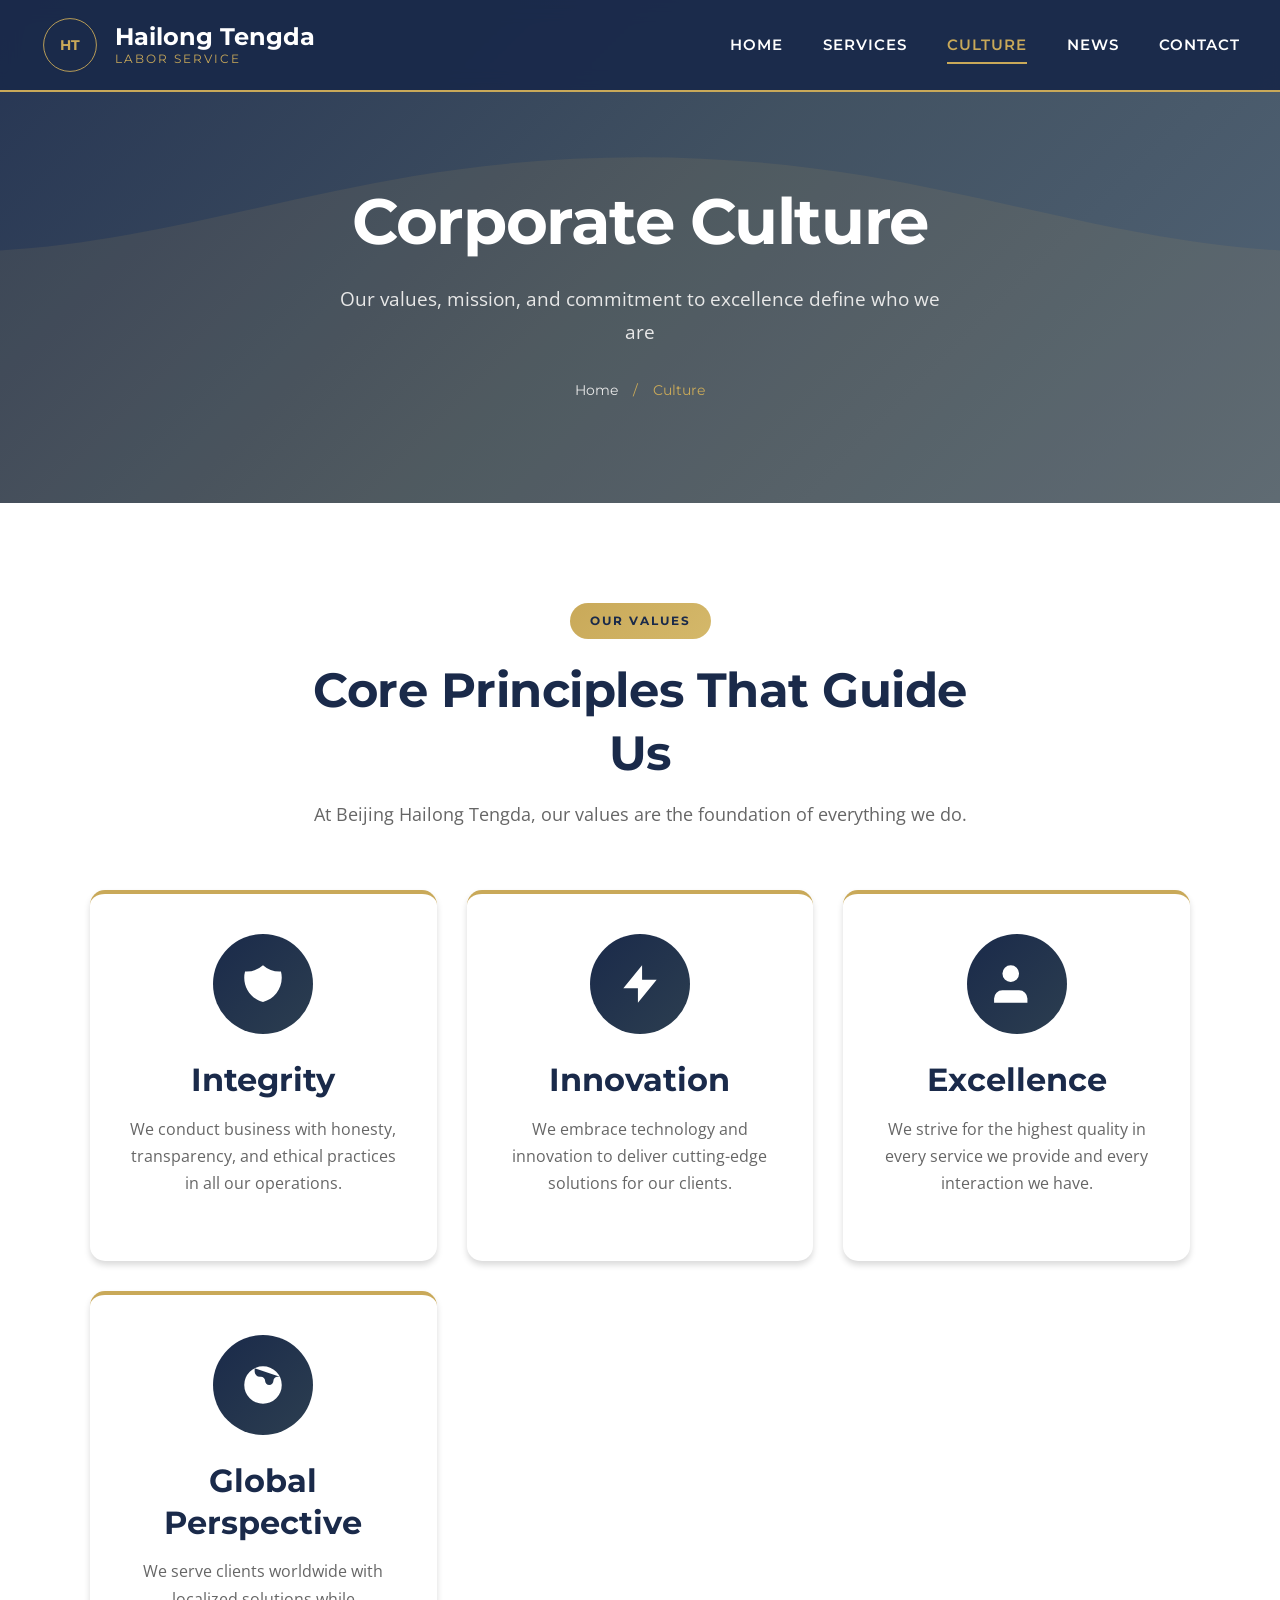
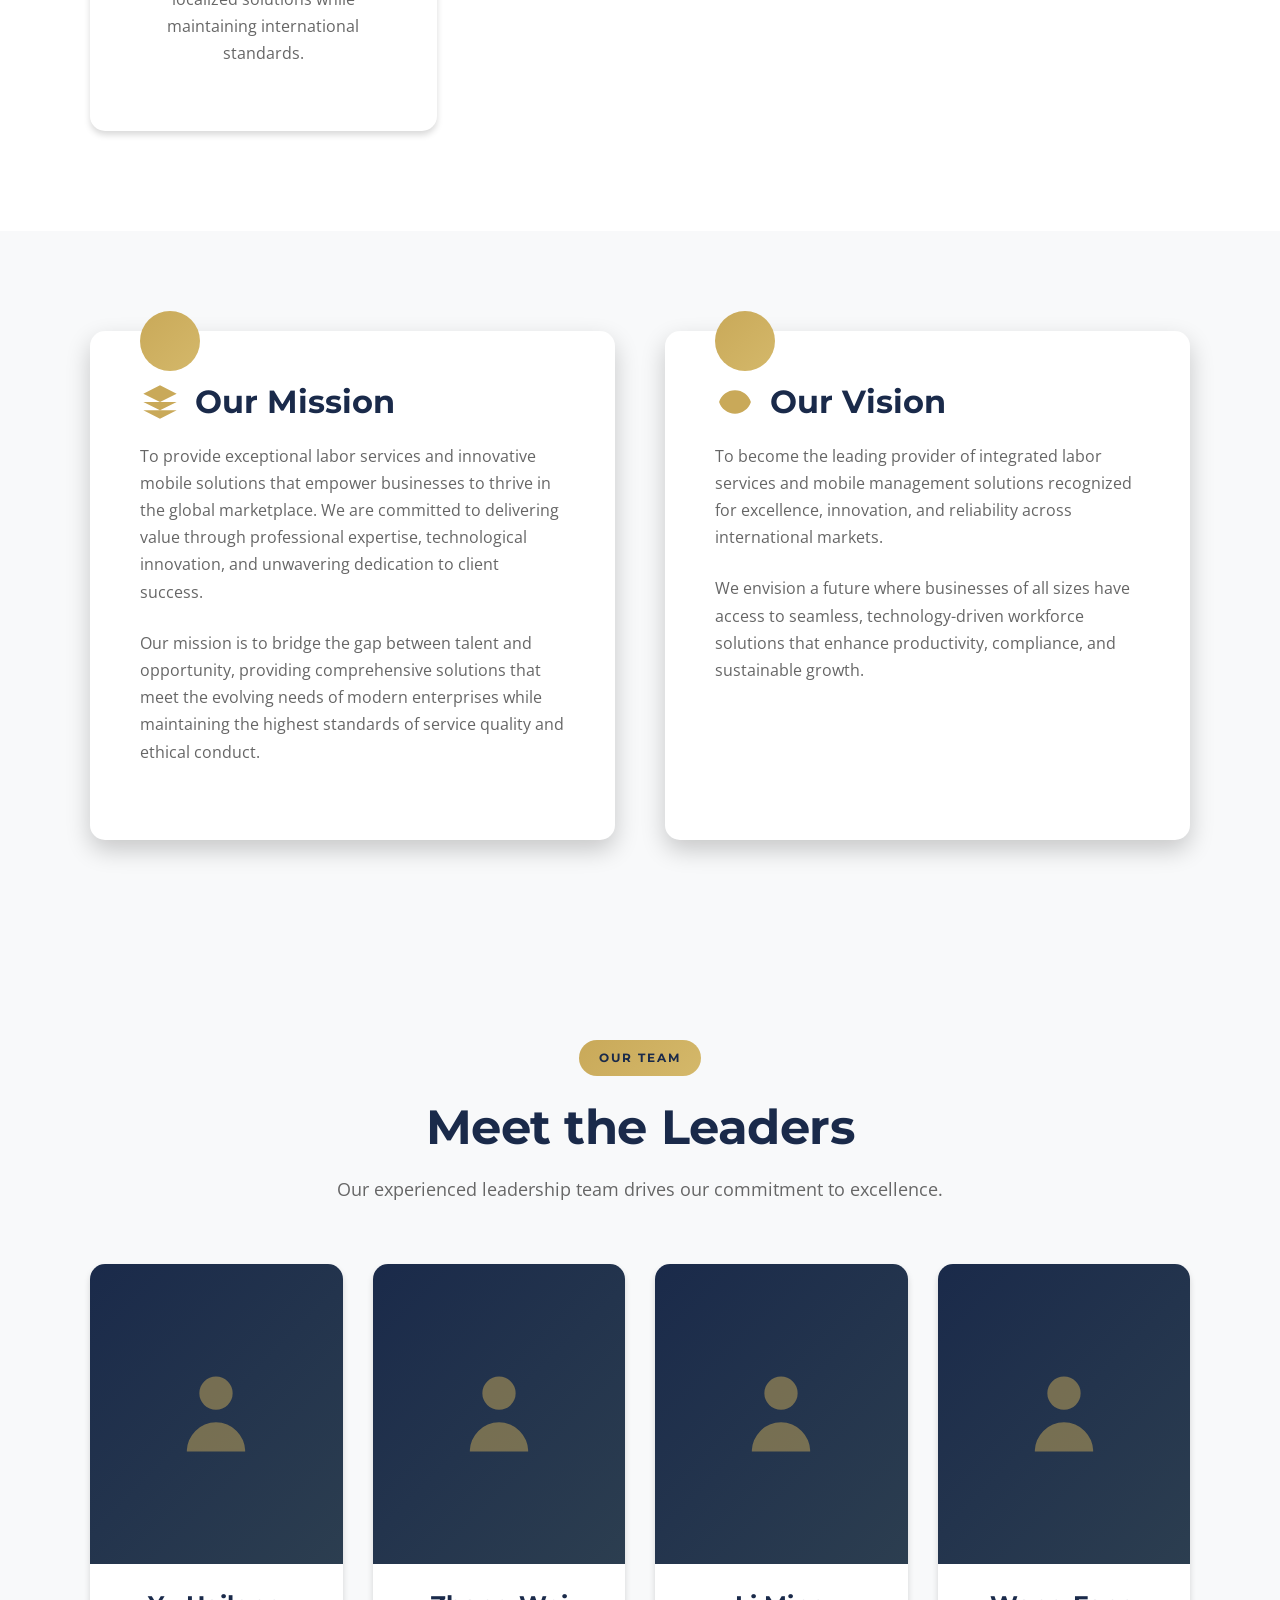
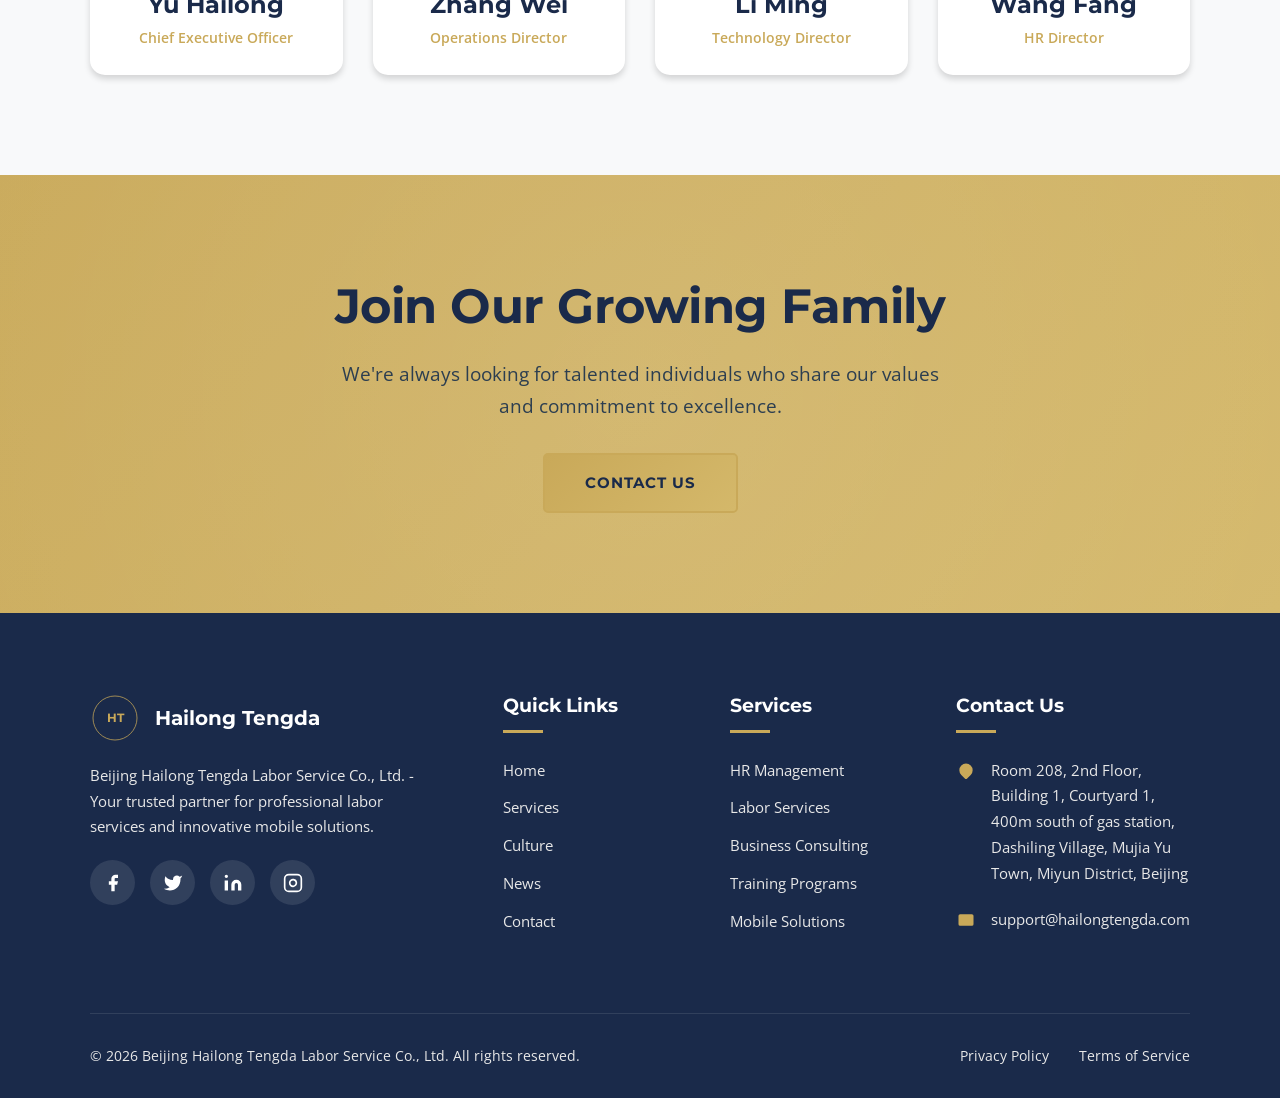
<file: culture.html>
<!DOCTYPE html>
<html lang="en">
<head>
    <meta charset="UTF-8">
    <meta name="viewport" content="width=device-width, initial-scale=1.0">
    <meta name="description" content="Discover the corporate culture and values of Beijing Hailong Tengda Labor Service Co., Ltd.">
    <meta name="robots" content="index, follow">
    <meta property="og:title" content="Corporate Culture | Beijing Hailong Tengda">
    <meta property="og:type" content="website">
    <link rel="canonical" href="https://hailongtengda.com/culture">
    <title>Corporate Culture | Beijing Hailong Tengda Labor Service Co., Ltd.</title>
    <link rel="icon" type="image/svg+xml" href="images/logo.svg">
    <link rel="preconnect" href="https://fonts.googleapis.com">
    <link rel="preconnect" href="https://fonts.gstatic.com" crossorigin>
    <link href="https://fonts.googleapis.com/css2?family=Montserrat:wght@400;500;600;700;800&family=Open+Sans:wght@400;500;600;700&display=swap" rel="stylesheet">
    <link rel="stylesheet" href="css/main.css">
    <link rel="stylesheet" href="css/animations.css">
    <link rel="stylesheet" href="css/responsive.css">
</head>
<body>
    <div class="loader">
        <div class="loader-content">
            <div class="loader-spinner"></div>
            <p>Loading...</p>
        </div>
    </div>

    <header class="header">
        <div class="header-container">
            <a href="index.html" class="logo">
                <svg viewBox="0 0 200 200" width="60" height="60">
                    <circle cx="100" cy="100" r="95" fill="#1a2a4a"/>
                    <circle cx="100" cy="100" r="88" fill="none" stroke="#c9a959" stroke-width="3"/>
                    <text x="100" y="115" font-family="Montserrat" font-size="48" font-weight="bold" fill="#c9a959" text-anchor="middle">HT</text>
                </svg>
                <div class="logo-text">Hailong Tengda<span>Labor Service</span></div>
            </a>
            <nav class="nav">
                <ul class="nav-menu">
                    <li><a href="index.html" class="nav-link">Home</a></li>
                    <li><a href="services.html" class="nav-link">Services</a></li>
                    <li><a href="culture.html" class="nav-link active">Culture</a></li>
                    <li><a href="news.html" class="nav-link">News</a></li>
                    <li><a href="contact.html" class="nav-link">Contact</a></li>
                </ul>
                <div class="mobile-menu-toggle"><span></span><span></span><span></span></div>
            </nav>
        </div>
    </header>

    <section class="page-header">
        <div class="page-header-content">
            <h1>Corporate Culture</h1>
            <p>Our values, mission, and commitment to excellence define who we are</p>
            <div class="breadcrumb"><a href="index.html">Home</a><span>/</span><span>Culture</span></div>
        </div>
    </section>

    <section class="section">
        <div class="container">
            <div class="section-header scroll-animate">
                <span class="section-badge">Our Values</span>
                <h2 class="section-title">Core Principles That Guide Us</h2>
                <p class="section-subtitle">At Beijing Hailong Tengda, our values are the foundation of everything we do.</p>
            </div>
            <div class="values-grid">
                <div class="value-card scroll-animate delay-100">
                    <div class="value-icon"><svg viewBox="0 0 24 24"><path d="M9 12l2 2 4-4m5.618-4.016A11.955 11.955 0 0112 2.944a11.955 11.955 0 01-8.618 3.04A12.02 12.02 0 003 9c0 5.591 3.824 10.29 9 11.622 5.176-1.332 9-6.03 9-11.622 0-1.042-.133-2.052-.382-3.016z"/></svg></div>
                    <h3>Integrity</h3>
                    <p>We conduct business with honesty, transparency, and ethical practices in all our operations.</p>
                </div>
                <div class="value-card scroll-animate delay-200">
                    <div class="value-icon"><svg viewBox="0 0 24 24"><path d="M13 10V3L4 14h7v7l9-11h-7z"/></svg></div>
                    <h3>Innovation</h3>
                    <p>We embrace technology and innovation to deliver cutting-edge solutions for our clients.</p>
                </div>
                <div class="value-card scroll-animate delay-300">
                    <div class="value-icon"><svg viewBox="0 0 24 24"><path d="M17 21v-2a4 4 0 00-4-4H5a4 4 0 00-4 4v2M9 11a4 4 0 100-8 4 4 0 000 8z"/></svg></div>
                    <h3>Excellence</h3>
                    <p>We strive for the highest quality in every service we provide and every interaction we have.</p>
                </div>
                <div class="value-card scroll-animate delay-400">
                    <div class="value-icon"><svg viewBox="0 0 24 24"><path d="M3.055 11H5a2 2 0 012 2v1a2 2 0 002 2 2 2 0 012 2v2.945M8 3.935V5.5A2.5 2.5 0 0010.5 8h.5a2 2 0 012 2 2 2 0 104 0 2 2 0 012-2h1.064M15 20.488V18a2 2 0 012-2h3.064M21 12a9 9 0 11-18 0 9 9 0 0118 0z"/></svg></div>
                    <h3>Global Perspective</h3>
                    <p>We serve clients worldwide with localized solutions while maintaining international standards.</p>
                </div>
            </div>
        </div>
    </section>

    <section class="section section-light">
        <div class="container">
            <div class="mission-vision-grid">
                <div class="mission-card scroll-animate-left">
                    <h3><svg viewBox="0 0 24 24"><path d="M12 2L2 7l10 5 10-5-10-5zM2 17l10 5 10-5M2 12l10 5 10-5"/></svg> Our Mission</h3>
                    <p>To provide exceptional labor services and innovative mobile solutions that empower businesses to thrive in the global marketplace. We are committed to delivering value through professional expertise, technological innovation, and unwavering dedication to client success.</p>
                    <p>Our mission is to bridge the gap between talent and opportunity, providing comprehensive solutions that meet the evolving needs of modern enterprises while maintaining the highest standards of service quality and ethical conduct.</p>
                </div>
                <div class="vision-card scroll-animate-right">
                    <h3><svg viewBox="0 0 24 24"><path d="M15 12a3 3 0 11-6 0 3 3 0 016 0z"/><path d="M2.458 12C3.732 7.943 7.523 5 12 5c4.478 0 8.268 2.943 9.542 7-1.274 4.057-5.064 7-9.542 7-4.477 0-8.268-2.943-9.542-7z"/></svg> Our Vision</h3>
                    <p>To become the leading provider of integrated labor services and mobile management solutions recognized for excellence, innovation, and reliability across international markets.</p>
                    <p>We envision a future where businesses of all sizes have access to seamless, technology-driven workforce solutions that enhance productivity, compliance, and sustainable growth.</p>
                </div>
            </div>
        </div>
    </section>

    <section class="team-section section">
        <div class="container">
            <div class="section-header scroll-animate">
                <span class="section-badge">Our Team</span>
                <h2 class="section-title">Meet the Leaders</h2>
                <p class="section-subtitle">Our experienced leadership team drives our commitment to excellence.</p>
            </div>
            <div class="team-grid">
                <div class="team-member scroll-animate delay-100">
                    <div class="team-image"><svg viewBox="0 0 24 24"><path d="M16 7a4 4 0 11-8 0 4 4 0 018 0zM12 14a7 7 0 00-7 7h14a7 7 0 00-7-7z"/></svg></div>
                    <div class="team-info"><h4>Yu Hailong</h4><p>Chief Executive Officer</p></div>
                </div>
                <div class="team-member scroll-animate delay-200">
                    <div class="team-image"><svg viewBox="0 0 24 24"><path d="M16 7a4 4 0 11-8 0 4 4 0 018 0zM12 14a7 7 0 00-7 7h14a7 7 0 00-7-7z"/></svg></div>
                    <div class="team-info"><h4>Zhang Wei</h4><p>Operations Director</p></div>
                </div>
                <div class="team-member scroll-animate delay-300">
                    <div class="team-image"><svg viewBox="0 0 24 24"><path d="M16 7a4 4 0 11-8 0 4 4 0 018 0zM12 14a7 7 0 00-7 7h14a7 7 0 00-7-7z"/></svg></div>
                    <div class="team-info"><h4>Li Ming</h4><p>Technology Director</p></div>
                </div>
                <div class="team-member scroll-animate delay-400">
                    <div class="team-image"><svg viewBox="0 0 24 24"><path d="M16 7a4 4 0 11-8 0 4 4 0 018 0zM12 14a7 7 0 00-7 7h14a7 7 0 00-7-7z"/></svg></div>
                    <div class="team-info"><h4>Wang Fang</h4><p>HR Director</p></div>
                </div>
            </div>
        </div>
    </section>

    <section class="cta-section">
        <div class="container">
            <div class="cta-content scroll-animate">
                <h2>Join Our Growing Family</h2>
                <p>We're always looking for talented individuals who share our values and commitment to excellence.</p>
                <div class="cta-buttons"><a href="contact.html" class="btn btn-primary">Contact Us</a></div>
            </div>
        </div>
    </section>

    <footer class="footer">
        <div class="container">
            <div class="footer-grid">
                <div class="footer-brand">
                    <div class="footer-logo">
                        <svg viewBox="0 0 200 200" width="50" height="50"><circle cx="100" cy="100" r="95" fill="#1a2a4a"/><circle cx="100" cy="100" r="88" fill="none" stroke="#c9a959" stroke-width="3"/><text x="100" y="115" font-family="Montserrat" font-size="48" font-weight="bold" fill="#c9a959" text-anchor="middle">HT</text></svg>
                        <div class="footer-logo-text">Hailong Tengda</div>
                    </div>
                    <p>Beijing Hailong Tengda Labor Service Co., Ltd. - Your trusted partner for professional labor services and innovative mobile solutions.</p>
                    <div class="footer-social">
                        <a href="#" class="social-link" aria-label="Facebook"><svg viewBox="0 0 24 24"><path d="M18 2h-3a5 5 0 00-5 5v3H7v4h3v8h4v-8h3l1-4h-4V7a1 1 0 011-1h3z"/></svg></a>
                        <a href="#" class="social-link" aria-label="Twitter"><svg viewBox="0 0 24 24"><path d="M23 3a10.9 10.9 0 01-3.14 1.53 4.48 4.48 0 00-7.86 3v1A10.66 10.66 0 013 4s-4 9 5 13a11.64 11.64 0 01-7 2c9 5 20 0 20-11.5a4.5 4.5 0 00-.08-.83A7.72 7.72 0 0023 3z"/></svg></a>
                        <a href="#" class="social-link" aria-label="LinkedIn"><svg viewBox="0 0 24 24"><path d="M16 8a6 6 0 016 6v7h-4v-7a2 2 0 00-2-2 2 2 0 00-2 2v7h-4v-7a6 6 0 016-6zM2 9h4v12H2zM4 6a2 2 0 100-4 2 2 0 000 4z"/></svg></a>
                        <a href="#" class="social-link" aria-label="Instagram"><svg viewBox="0 0 24 24"><rect x="2" y="2" width="20" height="20" rx="5" ry="5" fill="none" stroke="currentColor" stroke-width="2"/><path d="M16 11.37A4 4 0 1112.63 8 4 4 0 0116 11.37z" fill="none" stroke="currentColor" stroke-width="2"/></svg></a>
                    </div>
                </div>
                <div class="footer-column">
                    <h4>Quick Links</h4>
                    <ul class="footer-links">
                        <li><a href="index.html">Home</a></li>
                        <li><a href="services.html">Services</a></li>
                        <li><a href="culture.html">Culture</a></li>
                        <li><a href="news.html">News</a></li>
                        <li><a href="contact.html">Contact</a></li>
                    </ul>
                </div>
                <div class="footer-column">
                    <h4>Services</h4>
                    <ul class="footer-links">
                        <li><a href="services.html">HR Management</a></li>
                        <li><a href="services.html">Labor Services</a></li>
                        <li><a href="services.html">Business Consulting</a></li>
                        <li><a href="services.html">Training Programs</a></li>
                        <li><a href="services.html">Mobile Solutions</a></li>
                    </ul>
                </div>
                <div class="footer-column">
                    <h4>Contact Us</h4>
                    <div class="footer-contact-item">
                        <svg viewBox="0 0 24 24"><path d="M17.657 16.657L13.414 20.9a1.998 1.998 0 01-2.827 0l-4.244-4.243a8 8 0 1111.314 0z"/></svg>
                        <p>Room 208, 2nd Floor, Building 1, Courtyard 1, 400m south of gas station, Dashiling Village, Mujia Yu Town, Miyun District, Beijing</p>
                    </div>
                    <div class="footer-contact-item">
                        <svg viewBox="0 0 24 24"><path d="M3 8l7.89 5.26a2 2 0 002.22 0L21 8M5 19h14a2 2 0 002-2V7a2 2 0 00-2-2H5a2 2 0 00-2 2v10a2 2 0 002 2z"/></svg>
                        <p>support@hailongtengda.com</p>
                    </div>
                </div>
            </div>
            <div class="footer-bottom">
                <p>&copy; 2026 Beijing Hailong Tengda Labor Service Co., Ltd. All rights reserved.</p>
                <div class="footer-legal"><a href="privacy-policy.html">Privacy Policy</a><a href="terms-of-service.html">Terms of Service</a></div>
            </div>
        </div>
    </footer>

    <div class="cookie-banner">
        <div class="cookie-content">
            <p>We use cookies to enhance your experience. <a href="privacy-policy.html">Learn more</a></p>
            <div class="cookie-buttons">
                <button class="cookie-btn cookie-btn-accept">Accept</button>
                <button class="cookie-btn cookie-btn-decline">Decline</button>
            </div>
        </div>
    </div>

    <div class="scroll-top" aria-label="Scroll to top"><svg viewBox="0 0 24 24"><path d="M18 15l-6-6-6 6"/></svg></div>
    <script src="js/main.js"></script>
</body>
</html>
</file>
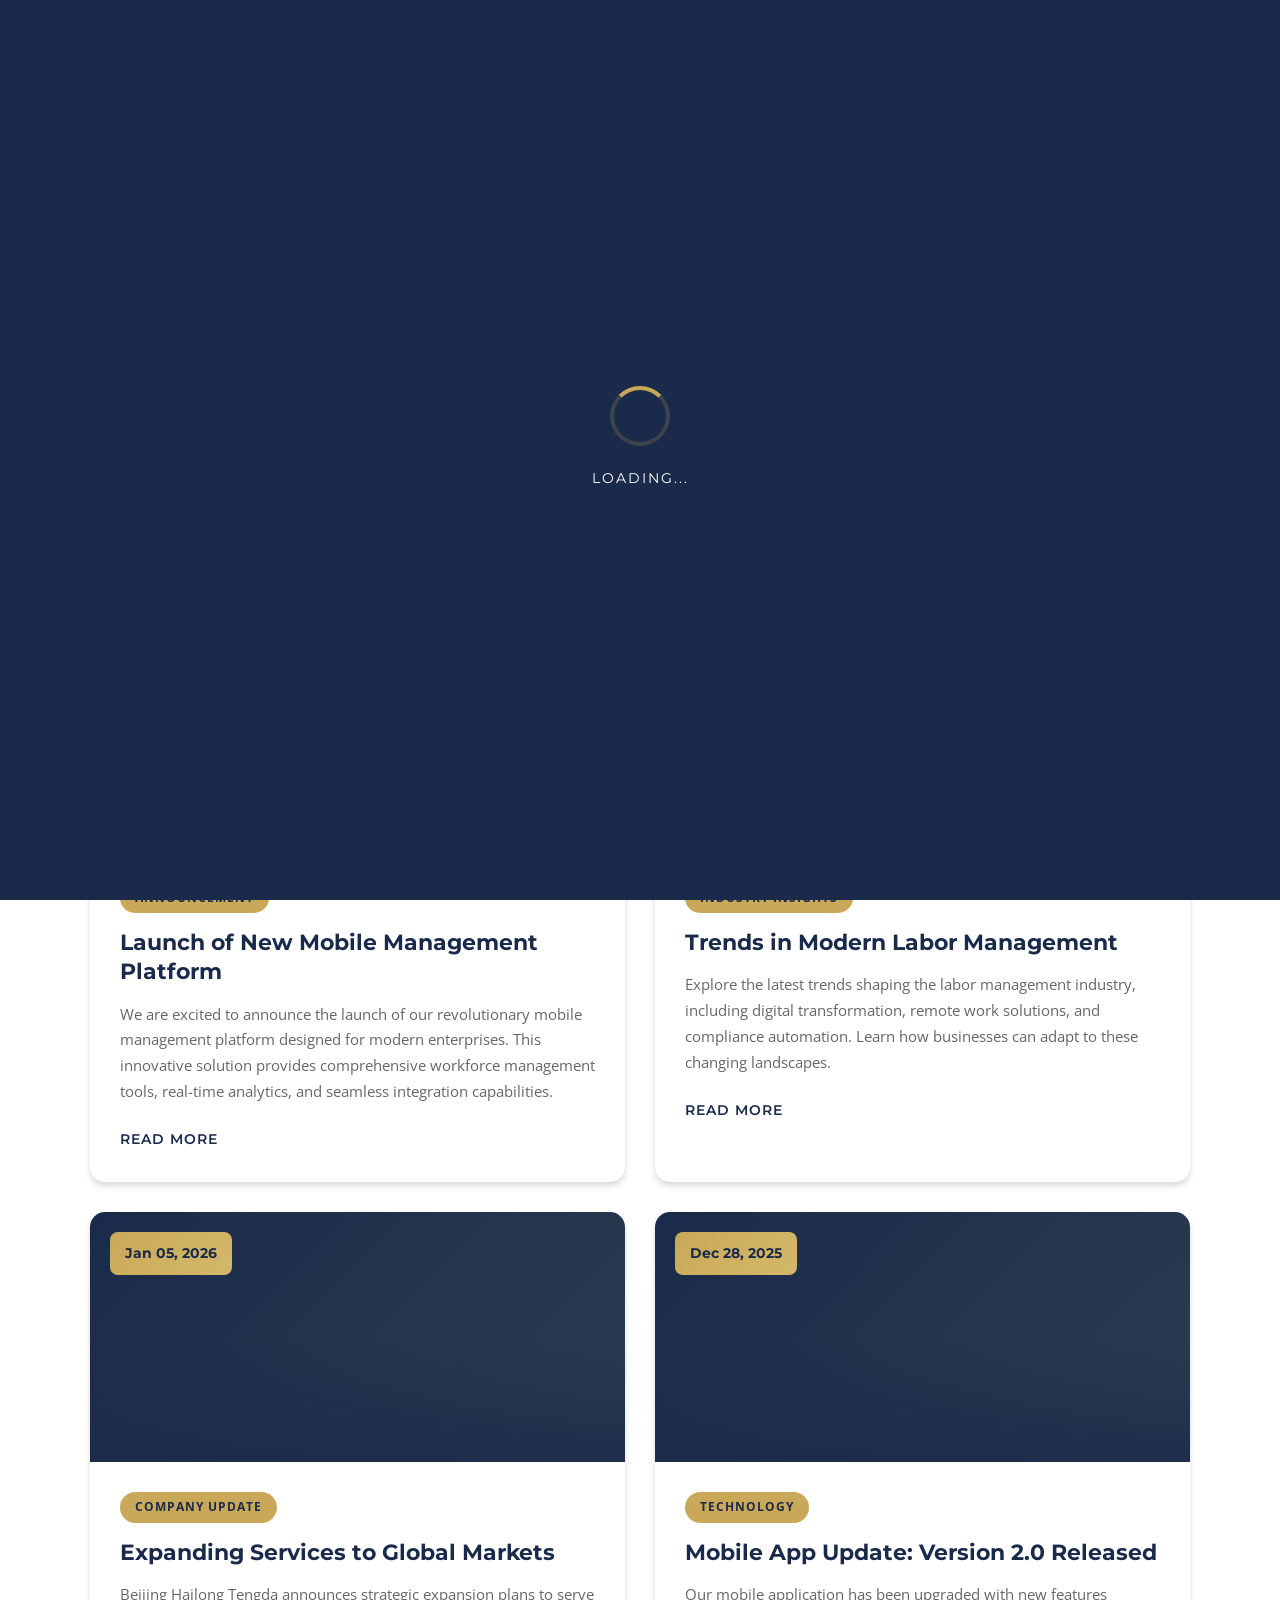
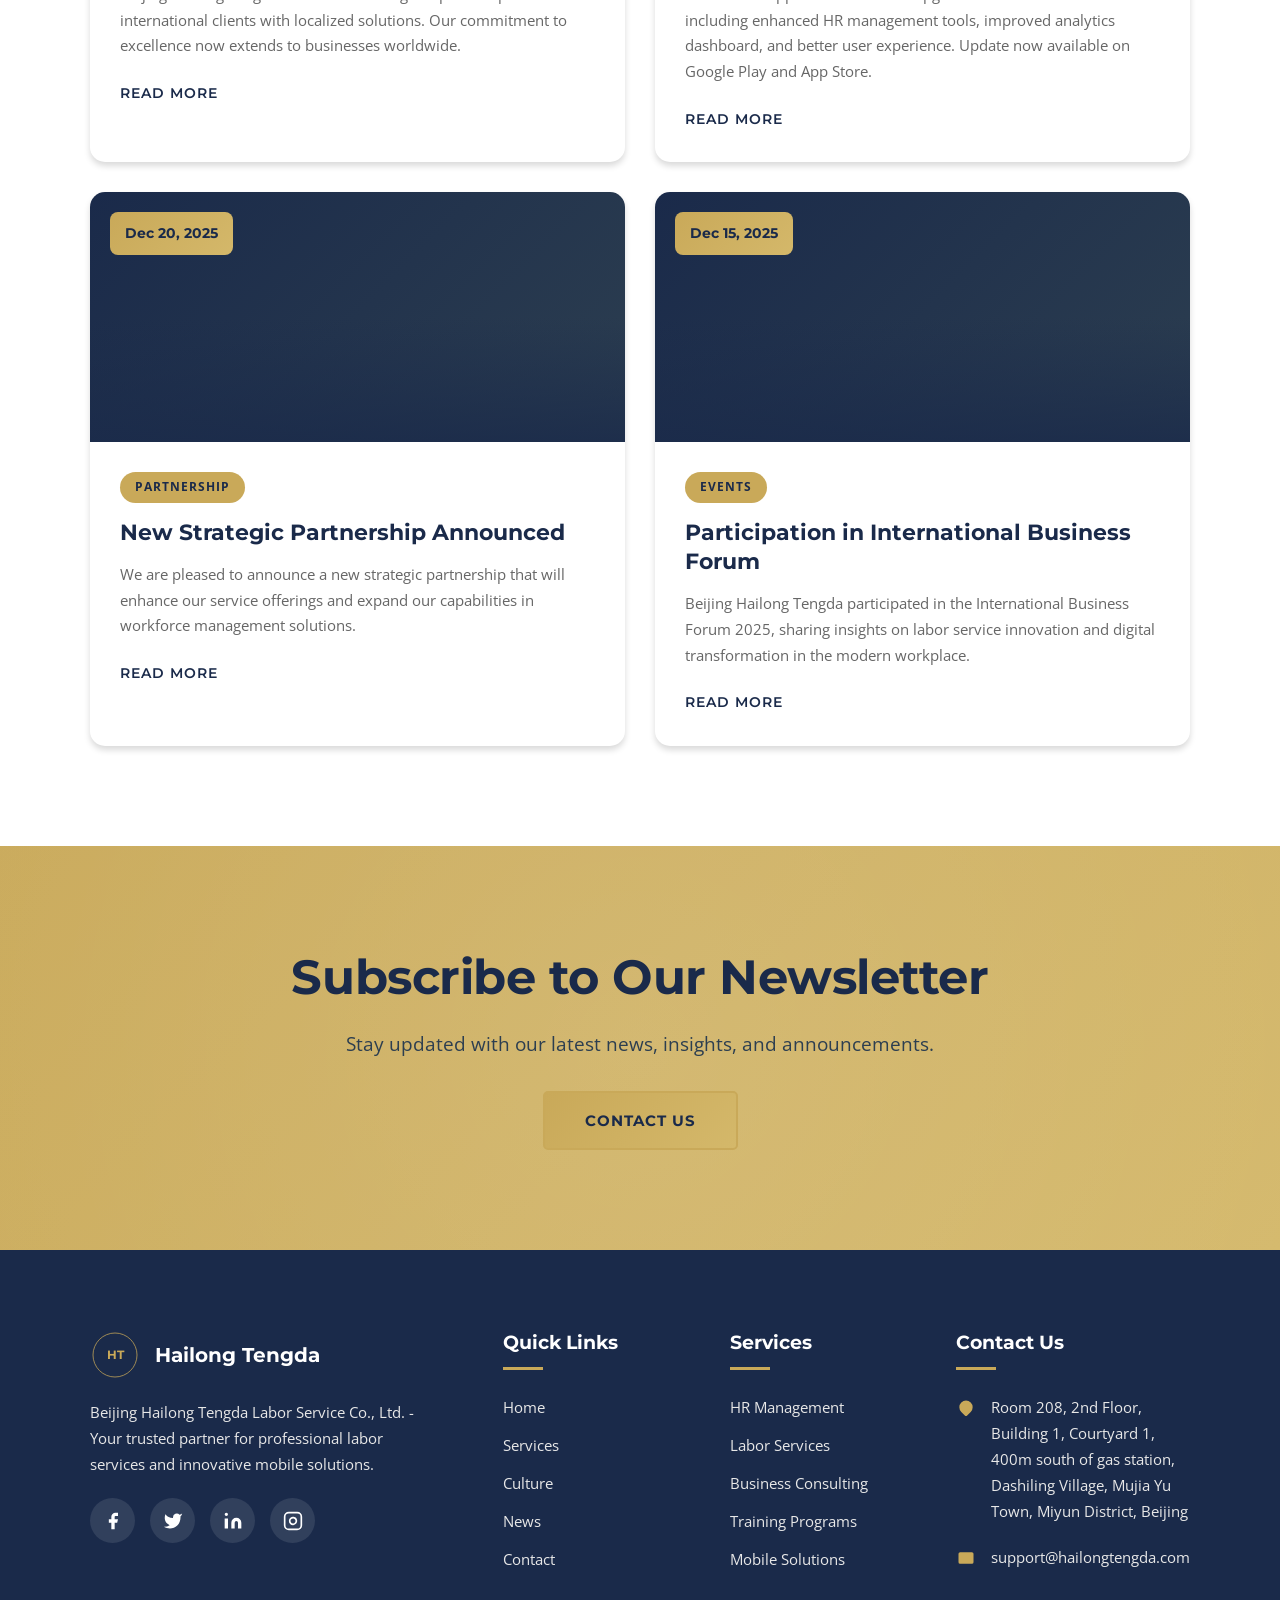
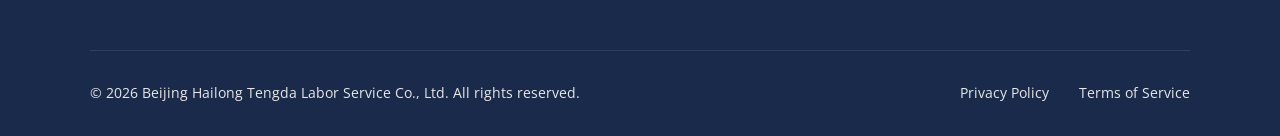
<file: news.html>
<!DOCTYPE html>
<html lang="en">
<head>
    <meta charset="UTF-8">
    <meta name="viewport" content="width=device-width, initial-scale=1.0">
    <meta name="description" content="Latest news and updates from Beijing Hailong Tengda Labor Service Co., Ltd.">
    <meta name="robots" content="index, follow">
    <meta property="og:title" content="News & Updates | Beijing Hailong Tengda">
    <meta property="og:type" content="website">
    <link rel="canonical" href="https://hailongtengda.com/news">
    <title>News & Updates | Beijing Hailong Tengda Labor Service Co., Ltd.</title>
    <link rel="icon" type="image/svg+xml" href="images/logo.svg">
    <link rel="preconnect" href="https://fonts.googleapis.com">
    <link rel="preconnect" href="https://fonts.gstatic.com" crossorigin>
    <link href="https://fonts.googleapis.com/css2?family=Montserrat:wght@400;500;600;700;800&family=Open+Sans:wght@400;500;600;700&display=swap" rel="stylesheet">
    <link rel="stylesheet" href="css/main.css">
    <link rel="stylesheet" href="css/animations.css">
    <link rel="stylesheet" href="css/responsive.css">
</head>
<body>
    <div class="loader">
        <div class="loader-content">
            <div class="loader-spinner"></div>
            <p>Loading...</p>
        </div>
    </div>

    <header class="header">
        <div class="header-container">
            <a href="index.html" class="logo">
                <svg viewBox="0 0 200 200" width="60" height="60">
                    <circle cx="100" cy="100" r="95" fill="#1a2a4a"/>
                    <circle cx="100" cy="100" r="88" fill="none" stroke="#c9a959" stroke-width="3"/>
                    <text x="100" y="115" font-family="Montserrat" font-size="48" font-weight="bold" fill="#c9a959" text-anchor="middle">HT</text>
                </svg>
                <div class="logo-text">Hailong Tengda<span>Labor Service</span></div>
            </a>
            <nav class="nav">
                <ul class="nav-menu">
                    <li><a href="index.html" class="nav-link">Home</a></li>
                    <li><a href="services.html" class="nav-link">Services</a></li>
                    <li><a href="culture.html" class="nav-link">Culture</a></li>
                    <li><a href="news.html" class="nav-link active">News</a></li>
                    <li><a href="contact.html" class="nav-link">Contact</a></li>
                </ul>
                <div class="mobile-menu-toggle"><span></span><span></span><span></span></div>
            </nav>
        </div>
    </header>

    <section class="page-header">
        <div class="page-header-content">
            <h1>News & Updates</h1>
            <p>Stay informed about our latest developments, industry insights, and company announcements</p>
            <div class="breadcrumb"><a href="index.html">Home</a><span>/</span><span>News</span></div>
        </div>
    </section>

    <section class="section">
        <div class="container">
            <div class="news-grid">
                <article class="news-card scroll-animate delay-100">
                    <div class="news-image"><div class="news-date">Jan 15, 2026</div></div>
                    <div class="news-content">
                        <span class="news-category">Announcement</span>
                        <h3>Launch of New Mobile Management Platform</h3>
                        <p>We are excited to announce the launch of our revolutionary mobile management platform designed for modern enterprises. This innovative solution provides comprehensive workforce management tools, real-time analytics, and seamless integration capabilities.</p>
                        <a href="#" class="news-link">Read More <svg viewBox="0 0 24 24" fill="currentColor"><path d="M17 8l4 4m0 0l-4 4m4-4H3"/></svg></a>
                    </div>
                </article>
                
                <article class="news-card scroll-animate delay-200">
                    <div class="news-image"><div class="news-date">Jan 10, 2026</div></div>
                    <div class="news-content">
                        <span class="news-category">Industry Insights</span>
                        <h3>Trends in Modern Labor Management</h3>
                        <p>Explore the latest trends shaping the labor management industry, including digital transformation, remote work solutions, and compliance automation. Learn how businesses can adapt to these changing landscapes.</p>
                        <a href="#" class="news-link">Read More <svg viewBox="0 0 24 24" fill="currentColor"><path d="M17 8l4 4m0 0l-4 4m4-4H3"/></svg></a>
                    </div>
                </article>
                
                <article class="news-card scroll-animate delay-300">
                    <div class="news-image"><div class="news-date">Jan 05, 2026</div></div>
                    <div class="news-content">
                        <span class="news-category">Company Update</span>
                        <h3>Expanding Services to Global Markets</h3>
                        <p>Beijing Hailong Tengda announces strategic expansion plans to serve international clients with localized solutions. Our commitment to excellence now extends to businesses worldwide.</p>
                        <a href="#" class="news-link">Read More <svg viewBox="0 0 24 24" fill="currentColor"><path d="M17 8l4 4m0 0l-4 4m4-4H3"/></svg></a>
                    </div>
                </article>
                
                <article class="news-card scroll-animate delay-400">
                    <div class="news-image"><div class="news-date">Dec 28, 2025</div></div>
                    <div class="news-content">
                        <span class="news-category">Technology</span>
                        <h3>Mobile App Update: Version 2.0 Released</h3>
                        <p>Our mobile application has been upgraded with new features including enhanced HR management tools, improved analytics dashboard, and better user experience. Update now available on Google Play and App Store.</p>
                        <a href="#" class="news-link">Read More <svg viewBox="0 0 24 24" fill="currentColor"><path d="M17 8l4 4m0 0l-4 4m4-4H3"/></svg></a>
                    </div>
                </article>
                
                <article class="news-card scroll-animate delay-500">
                    <div class="news-image"><div class="news-date">Dec 20, 2025</div></div>
                    <div class="news-content">
                        <span class="news-category">Partnership</span>
                        <h3>New Strategic Partnership Announced</h3>
                        <p>We are pleased to announce a new strategic partnership that will enhance our service offerings and expand our capabilities in workforce management solutions.</p>
                        <a href="#" class="news-link">Read More <svg viewBox="0 0 24 24" fill="currentColor"><path d="M17 8l4 4m0 0l-4 4m4-4H3"/></svg></a>
                    </div>
                </article>
                
                <article class="news-card scroll-animate delay-600">
                    <div class="news-image"><div class="news-date">Dec 15, 2025</div></div>
                    <div class="news-content">
                        <span class="news-category">Events</span>
                        <h3>Participation in International Business Forum</h3>
                        <p>Beijing Hailong Tengda participated in the International Business Forum 2025, sharing insights on labor service innovation and digital transformation in the modern workplace.</p>
                        <a href="#" class="news-link">Read More <svg viewBox="0 0 24 24" fill="currentColor"><path d="M17 8l4 4m0 0l-4 4m4-4H3"/></svg></a>
                    </div>
                </article>
            </div>
        </div>
    </section>

    <section class="cta-section">
        <div class="container">
            <div class="cta-content scroll-animate">
                <h2>Subscribe to Our Newsletter</h2>
                <p>Stay updated with our latest news, insights, and announcements.</p>
                <div class="cta-buttons"><a href="contact.html" class="btn btn-primary">Contact Us</a></div>
            </div>
        </div>
    </section>

    <footer class="footer">
        <div class="container">
            <div class="footer-grid">
                <div class="footer-brand">
                    <div class="footer-logo">
                        <svg viewBox="0 0 200 200" width="50" height="50"><circle cx="100" cy="100" r="95" fill="#1a2a4a"/><circle cx="100" cy="100" r="88" fill="none" stroke="#c9a959" stroke-width="3"/><text x="100" y="115" font-family="Montserrat" font-size="48" font-weight="bold" fill="#c9a959" text-anchor="middle">HT</text></svg>
                        <div class="footer-logo-text">Hailong Tengda</div>
                    </div>
                    <p>Beijing Hailong Tengda Labor Service Co., Ltd. - Your trusted partner for professional labor services and innovative mobile solutions.</p>
                    <div class="footer-social">
                        <a href="#" class="social-link" aria-label="Facebook"><svg viewBox="0 0 24 24"><path d="M18 2h-3a5 5 0 00-5 5v3H7v4h3v8h4v-8h3l1-4h-4V7a1 1 0 011-1h3z"/></svg></a>
                        <a href="#" class="social-link" aria-label="Twitter"><svg viewBox="0 0 24 24"><path d="M23 3a10.9 10.9 0 01-3.14 1.53 4.48 4.48 0 00-7.86 3v1A10.66 10.66 0 013 4s-4 9 5 13a11.64 11.64 0 01-7 2c9 5 20 0 20-11.5a4.5 4.5 0 00-.08-.83A7.72 7.72 0 0023 3z"/></svg></a>
                        <a href="#" class="social-link" aria-label="LinkedIn"><svg viewBox="0 0 24 24"><path d="M16 8a6 6 0 016 6v7h-4v-7a2 2 0 00-2-2 2 2 0 00-2 2v7h-4v-7a6 6 0 016-6zM2 9h4v12H2zM4 6a2 2 0 100-4 2 2 0 000 4z"/></svg></a>
                        <a href="#" class="social-link" aria-label="Instagram"><svg viewBox="0 0 24 24"><rect x="2" y="2" width="20" height="20" rx="5" ry="5" fill="none" stroke="currentColor" stroke-width="2"/><path d="M16 11.37A4 4 0 1112.63 8 4 4 0 0116 11.37z" fill="none" stroke="currentColor" stroke-width="2"/></svg></a>
                    </div>
                </div>
                <div class="footer-column">
                    <h4>Quick Links</h4>
                    <ul class="footer-links">
                        <li><a href="index.html">Home</a></li>
                        <li><a href="services.html">Services</a></li>
                        <li><a href="culture.html">Culture</a></li>
                        <li><a href="news.html">News</a></li>
                        <li><a href="contact.html">Contact</a></li>
                    </ul>
                </div>
                <div class="footer-column">
                    <h4>Services</h4>
                    <ul class="footer-links">
                        <li><a href="services.html">HR Management</a></li>
                        <li><a href="services.html">Labor Services</a></li>
                        <li><a href="services.html">Business Consulting</a></li>
                        <li><a href="services.html">Training Programs</a></li>
                        <li><a href="services.html">Mobile Solutions</a></li>
                    </ul>
                </div>
                <div class="footer-column">
                    <h4>Contact Us</h4>
                    <div class="footer-contact-item">
                        <svg viewBox="0 0 24 24"><path d="M17.657 16.657L13.414 20.9a1.998 1.998 0 01-2.827 0l-4.244-4.243a8 8 0 1111.314 0z"/></svg>
                        <p>Room 208, 2nd Floor, Building 1, Courtyard 1, 400m south of gas station, Dashiling Village, Mujia Yu Town, Miyun District, Beijing</p>
                    </div>
                    <div class="footer-contact-item">
                        <svg viewBox="0 0 24 24"><path d="M3 8l7.89 5.26a2 2 0 002.22 0L21 8M5 19h14a2 2 0 002-2V7a2 2 0 00-2-2H5a2 2 0 00-2 2v10a2 2 0 002 2z"/></svg>
                        <p>support@hailongtengda.com</p>
                    </div>
                </div>
            </div>
            <div class="footer-bottom">
                <p>&copy; 2026 Beijing Hailong Tengda Labor Service Co., Ltd. All rights reserved.</p>
                <div class="footer-legal"><a href="privacy-policy.html">Privacy Policy</a><a href="terms-of-service.html">Terms of Service</a></div>
            </div>
        </div>
    </footer>

    <div class="cookie-banner">
        <div class="cookie-content">
            <p>We use cookies to enhance your experience. <a href="privacy-policy.html">Learn more</a></p>
            <div class="cookie-buttons">
                <button class="cookie-btn cookie-btn-accept">Accept</button>
                <button class="cookie-btn cookie-btn-decline">Decline</button>
            </div>
        </div>
    </div>

    <div class="scroll-top" aria-label="Scroll to top"><svg viewBox="0 0 24 24"><path d="M18 15l-6-6-6 6"/></svg></div>
    <script src="js/main.js"></script>
</body>
</html>
</file>
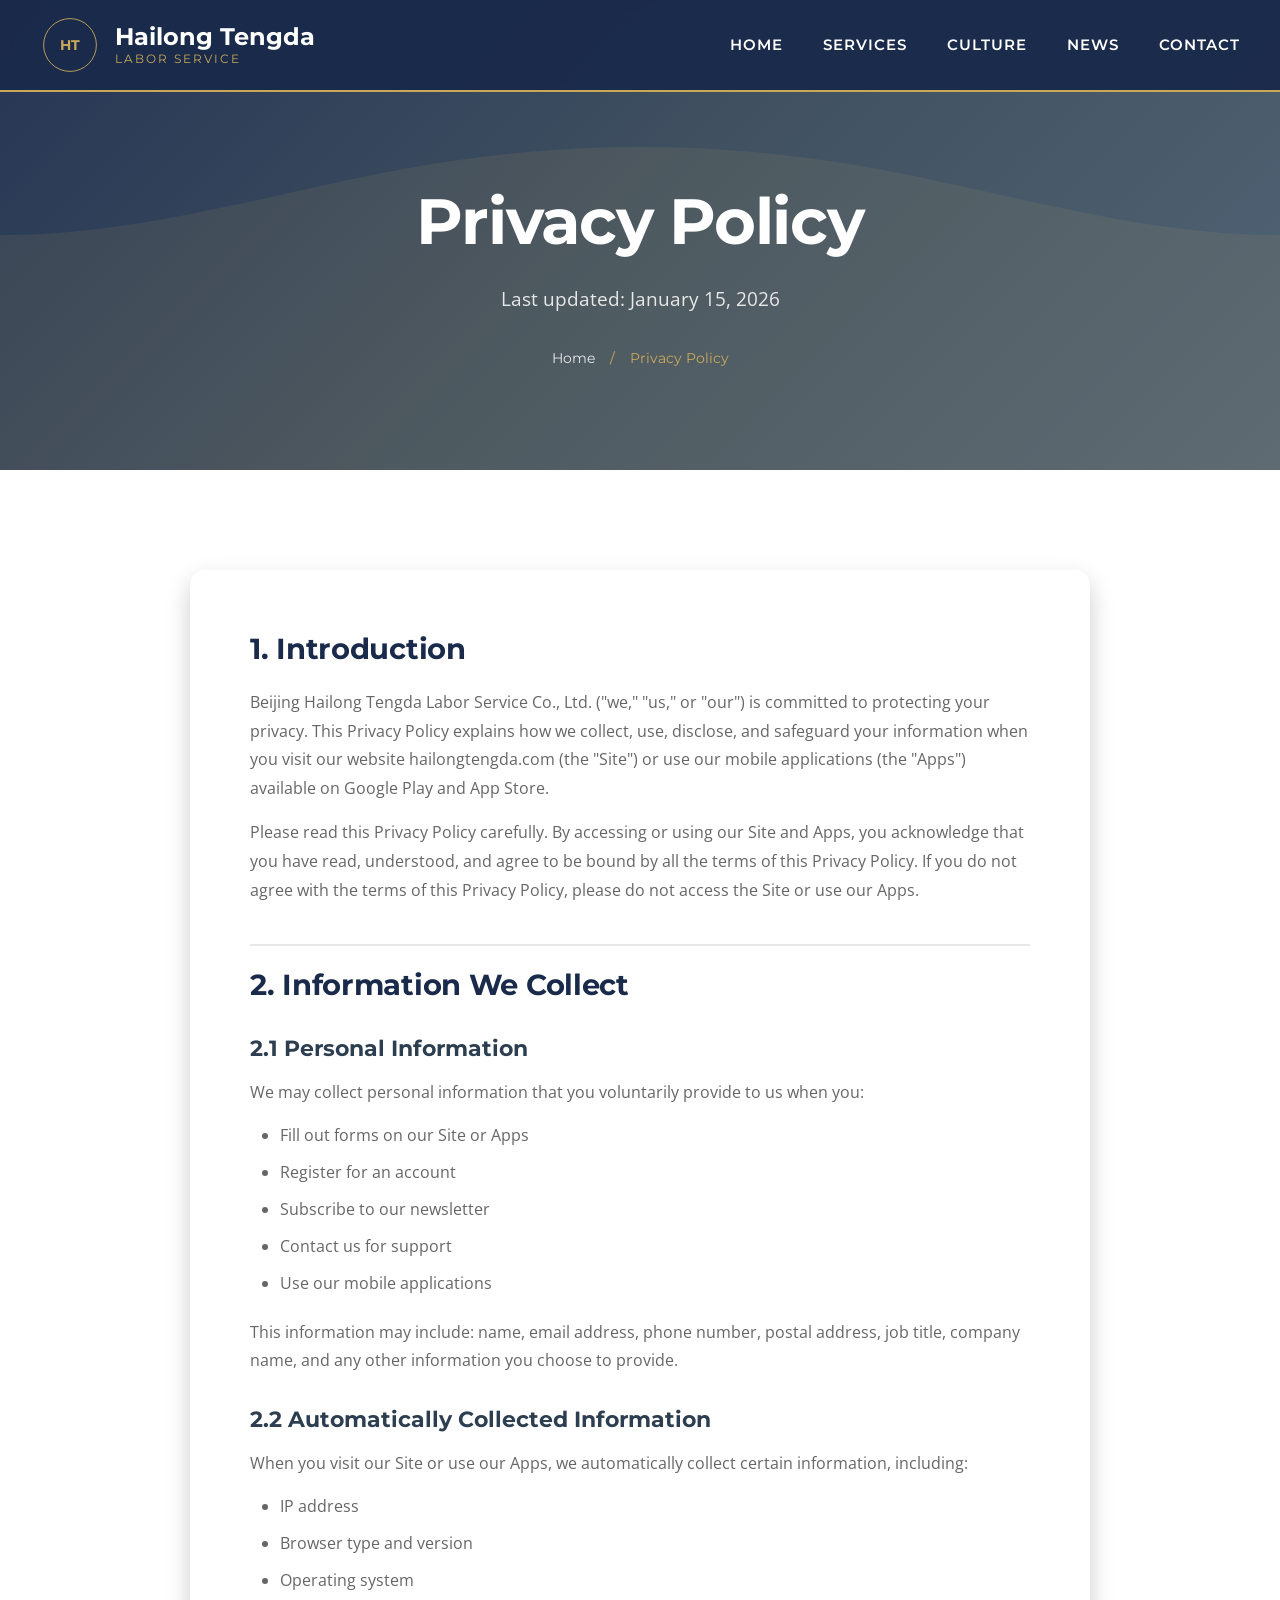
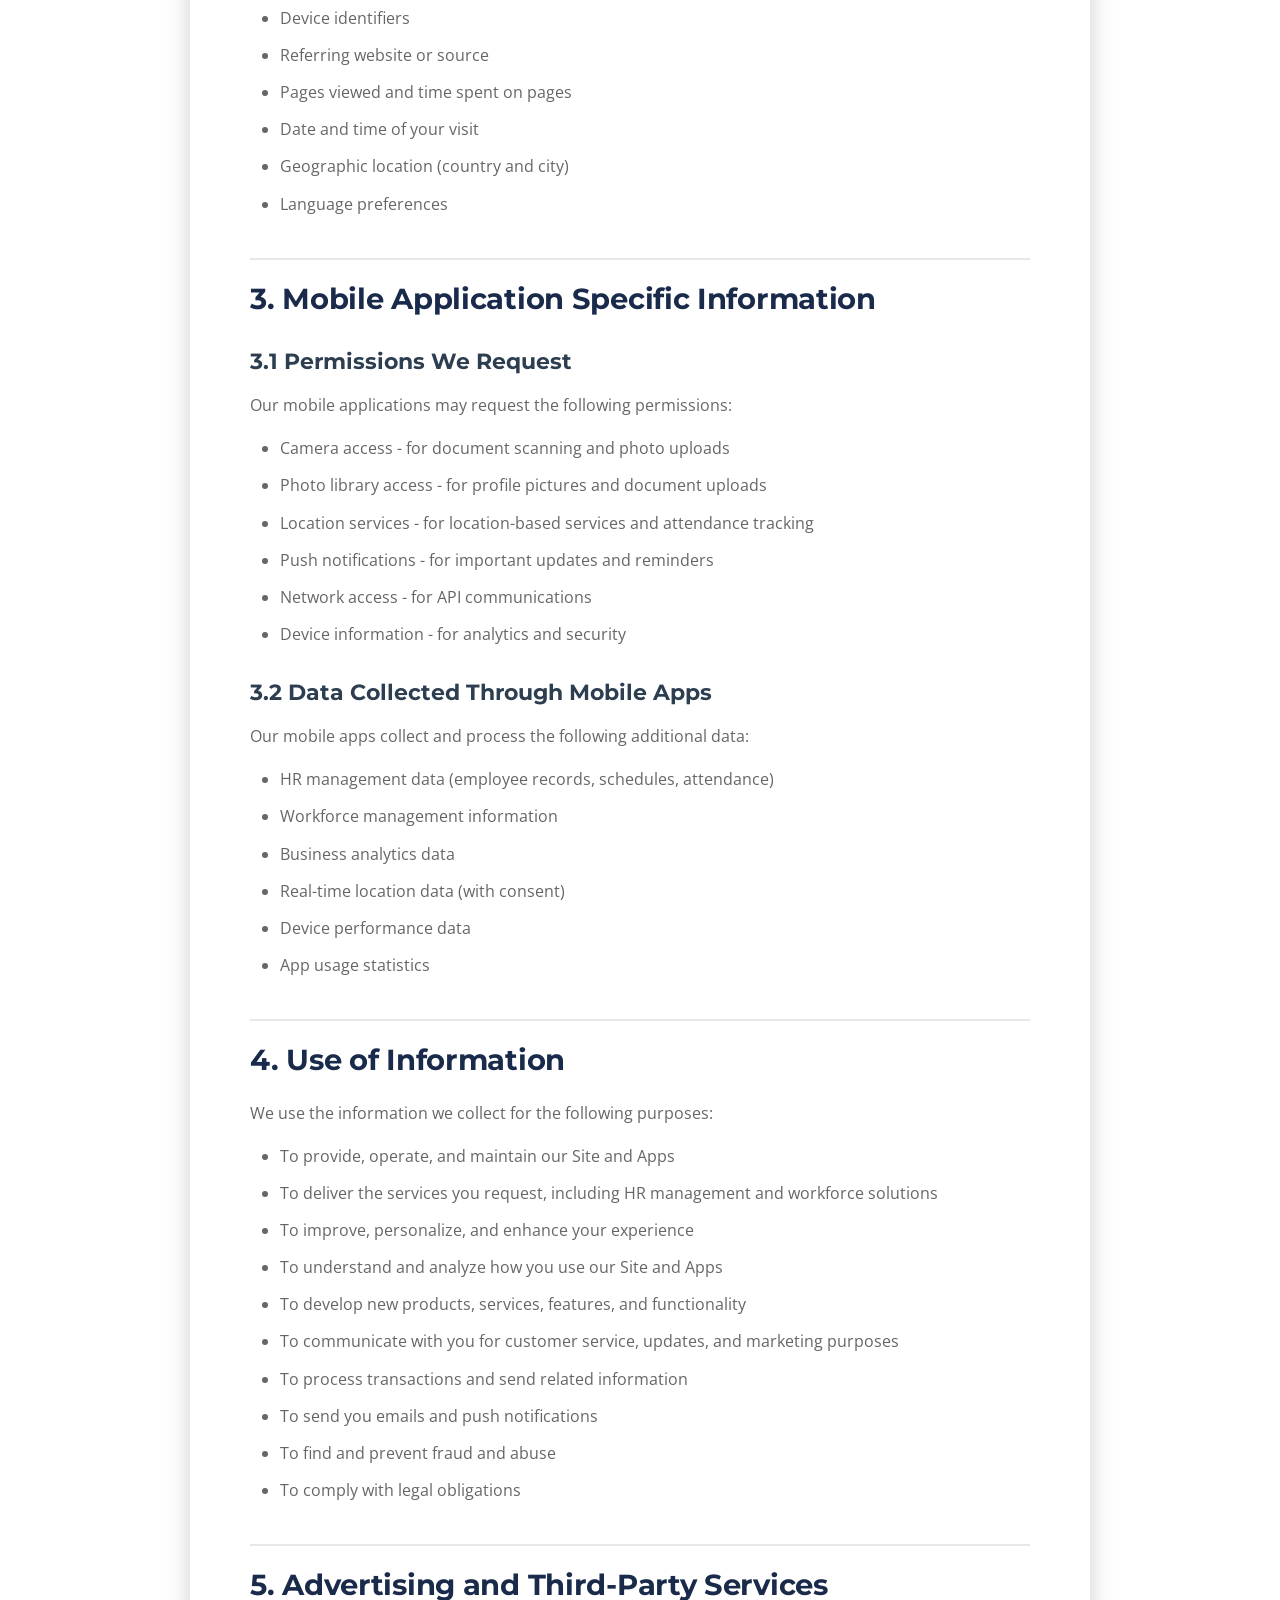
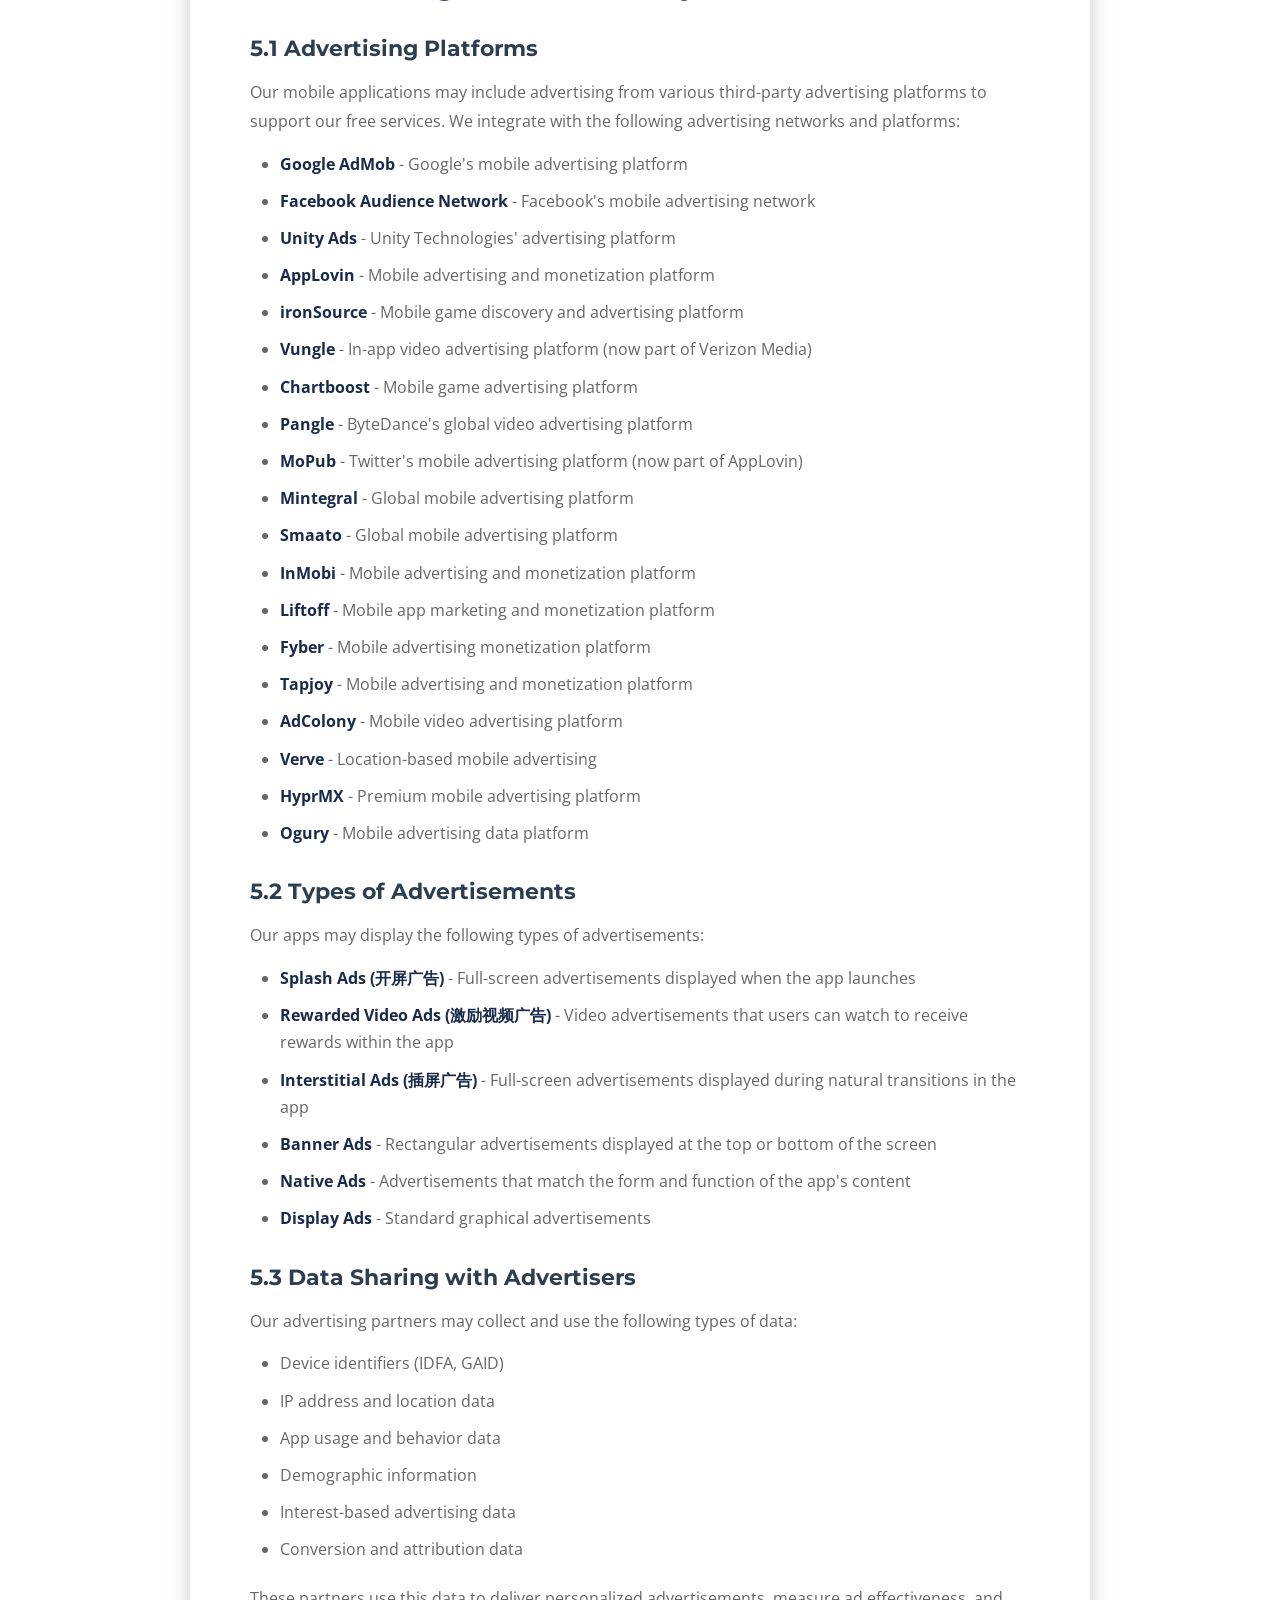
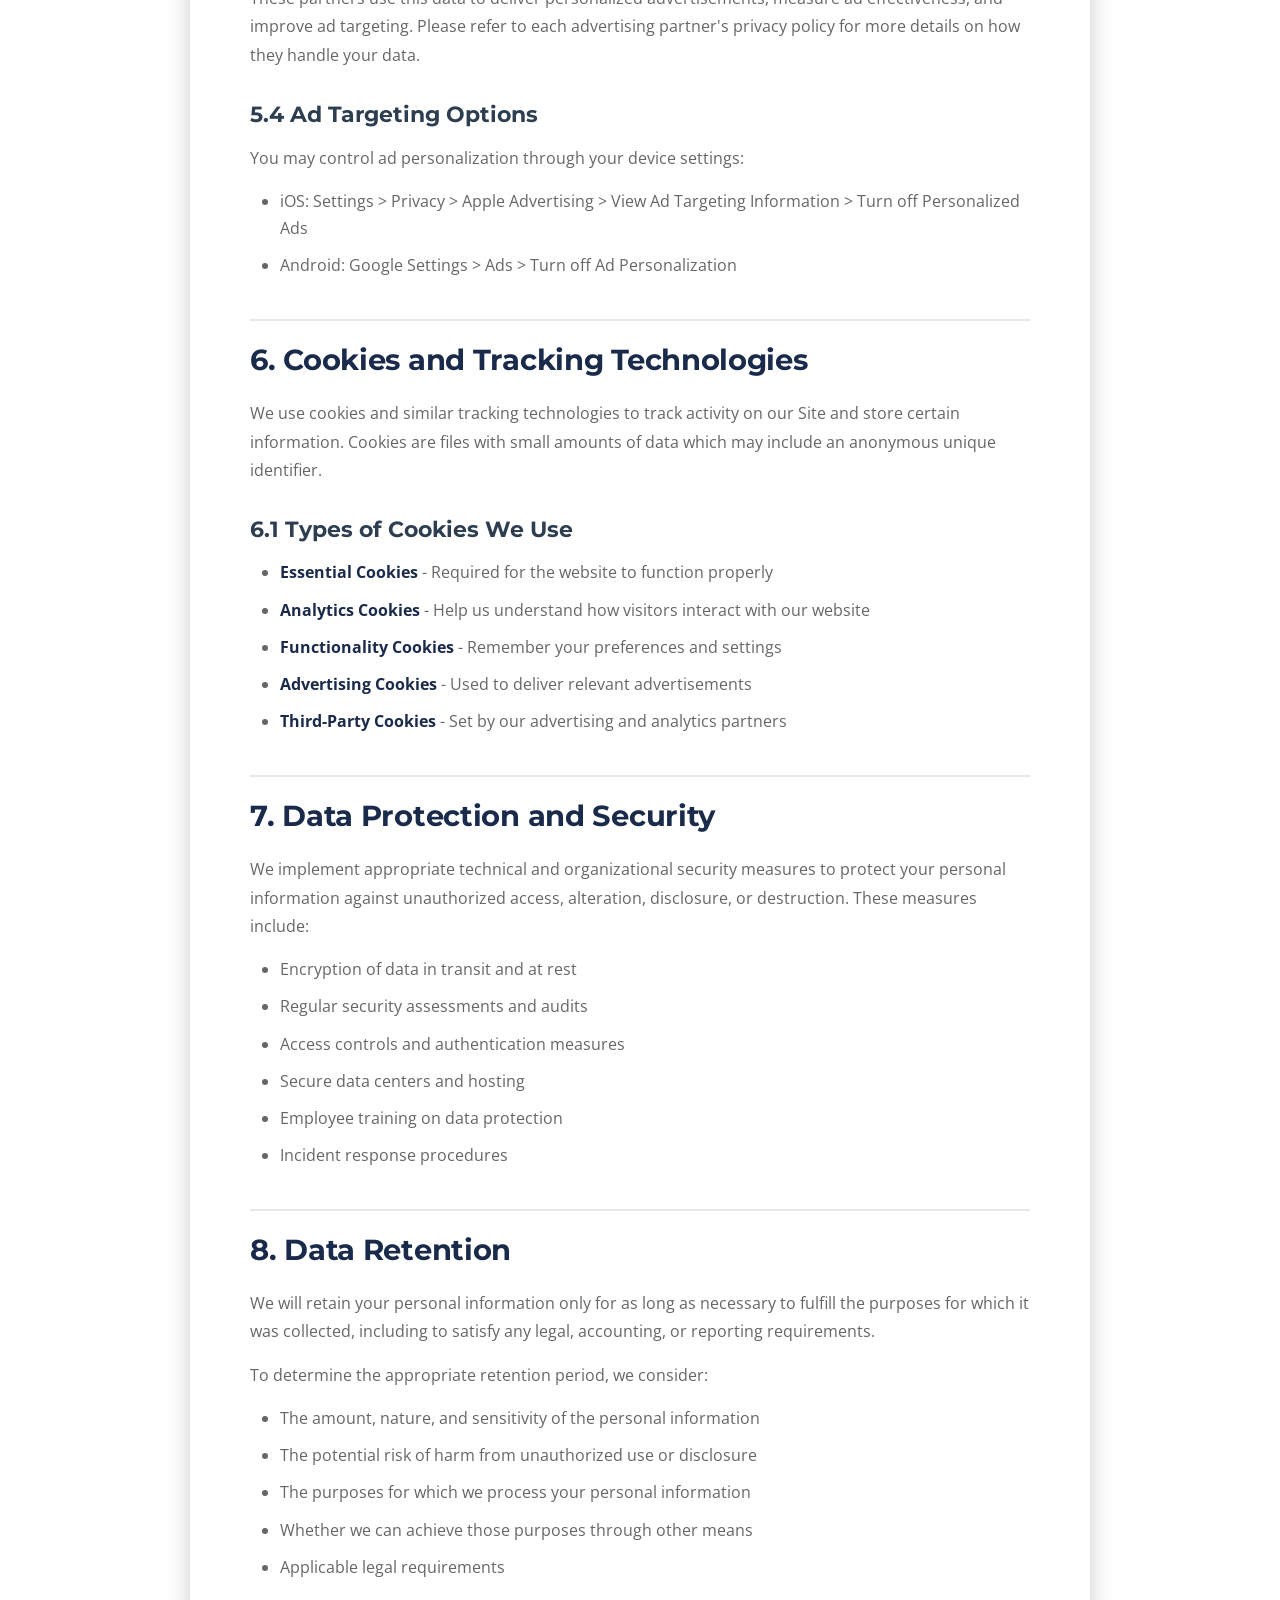
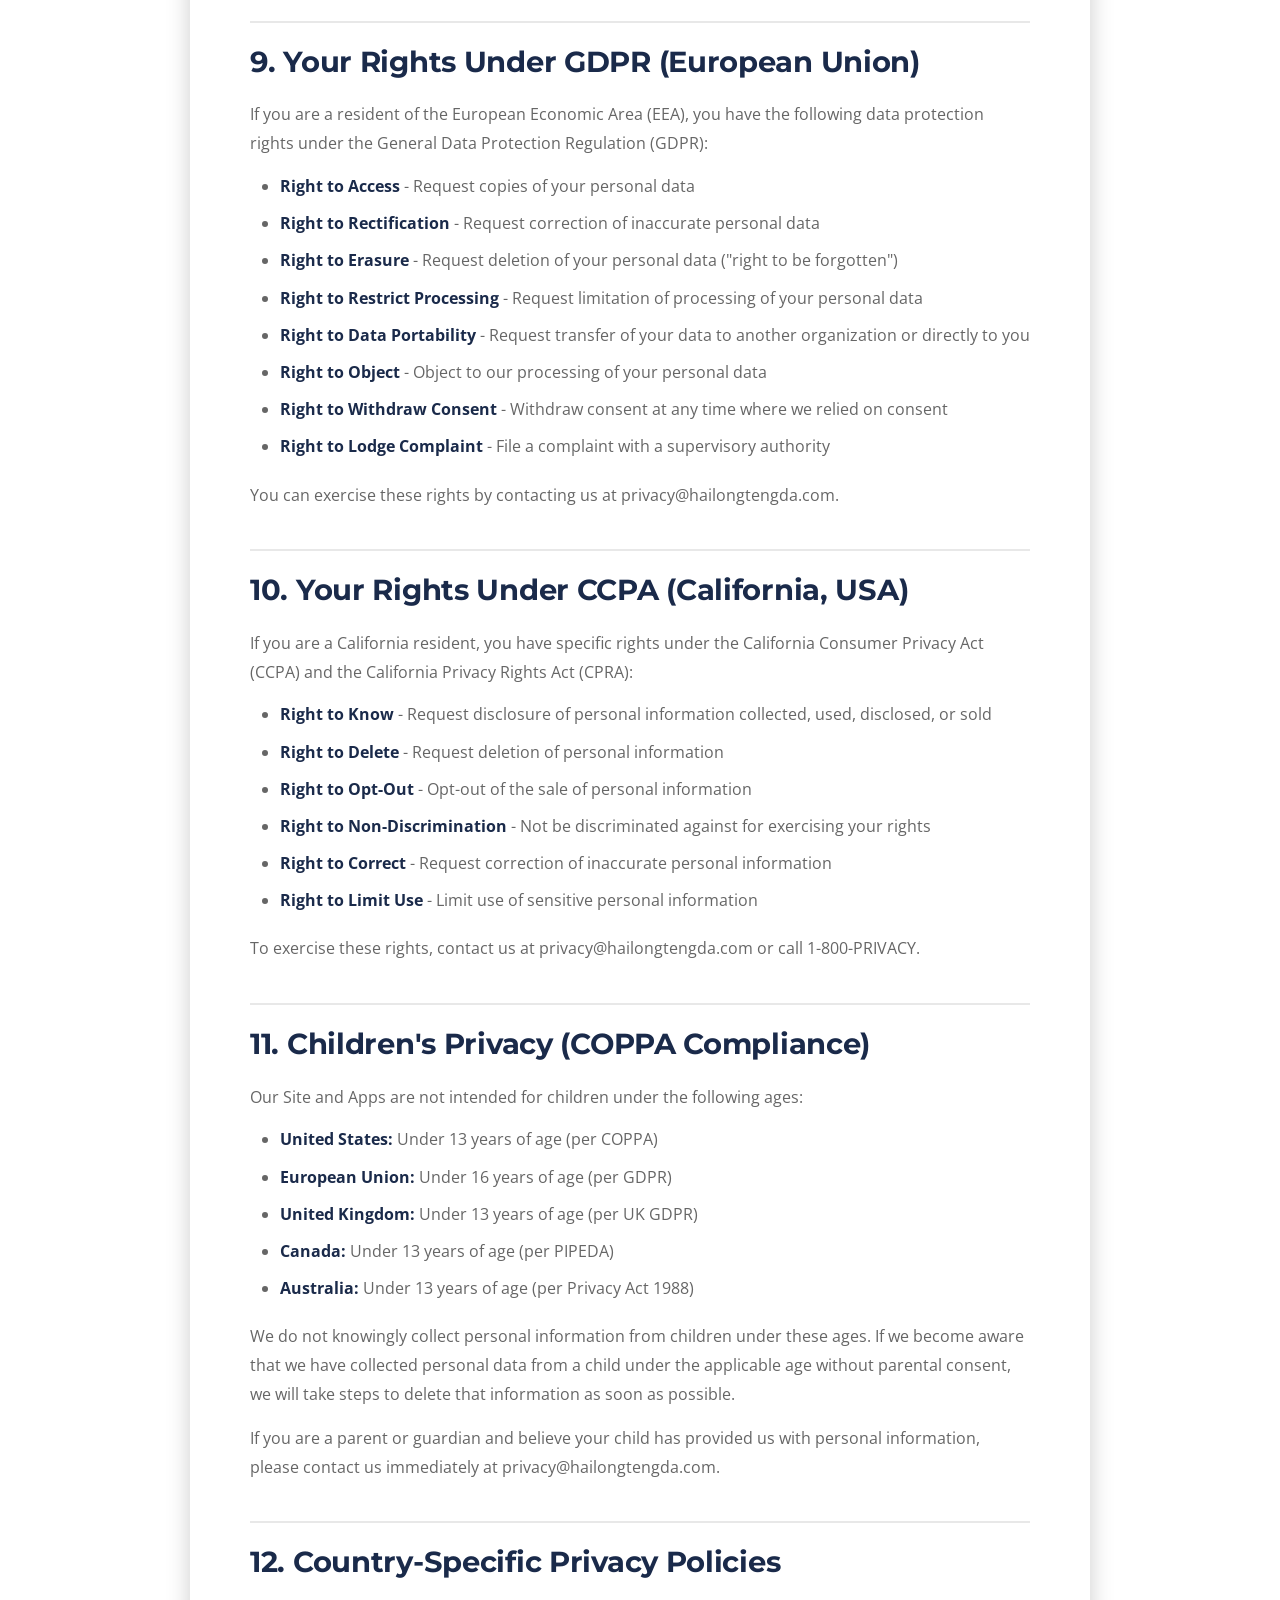
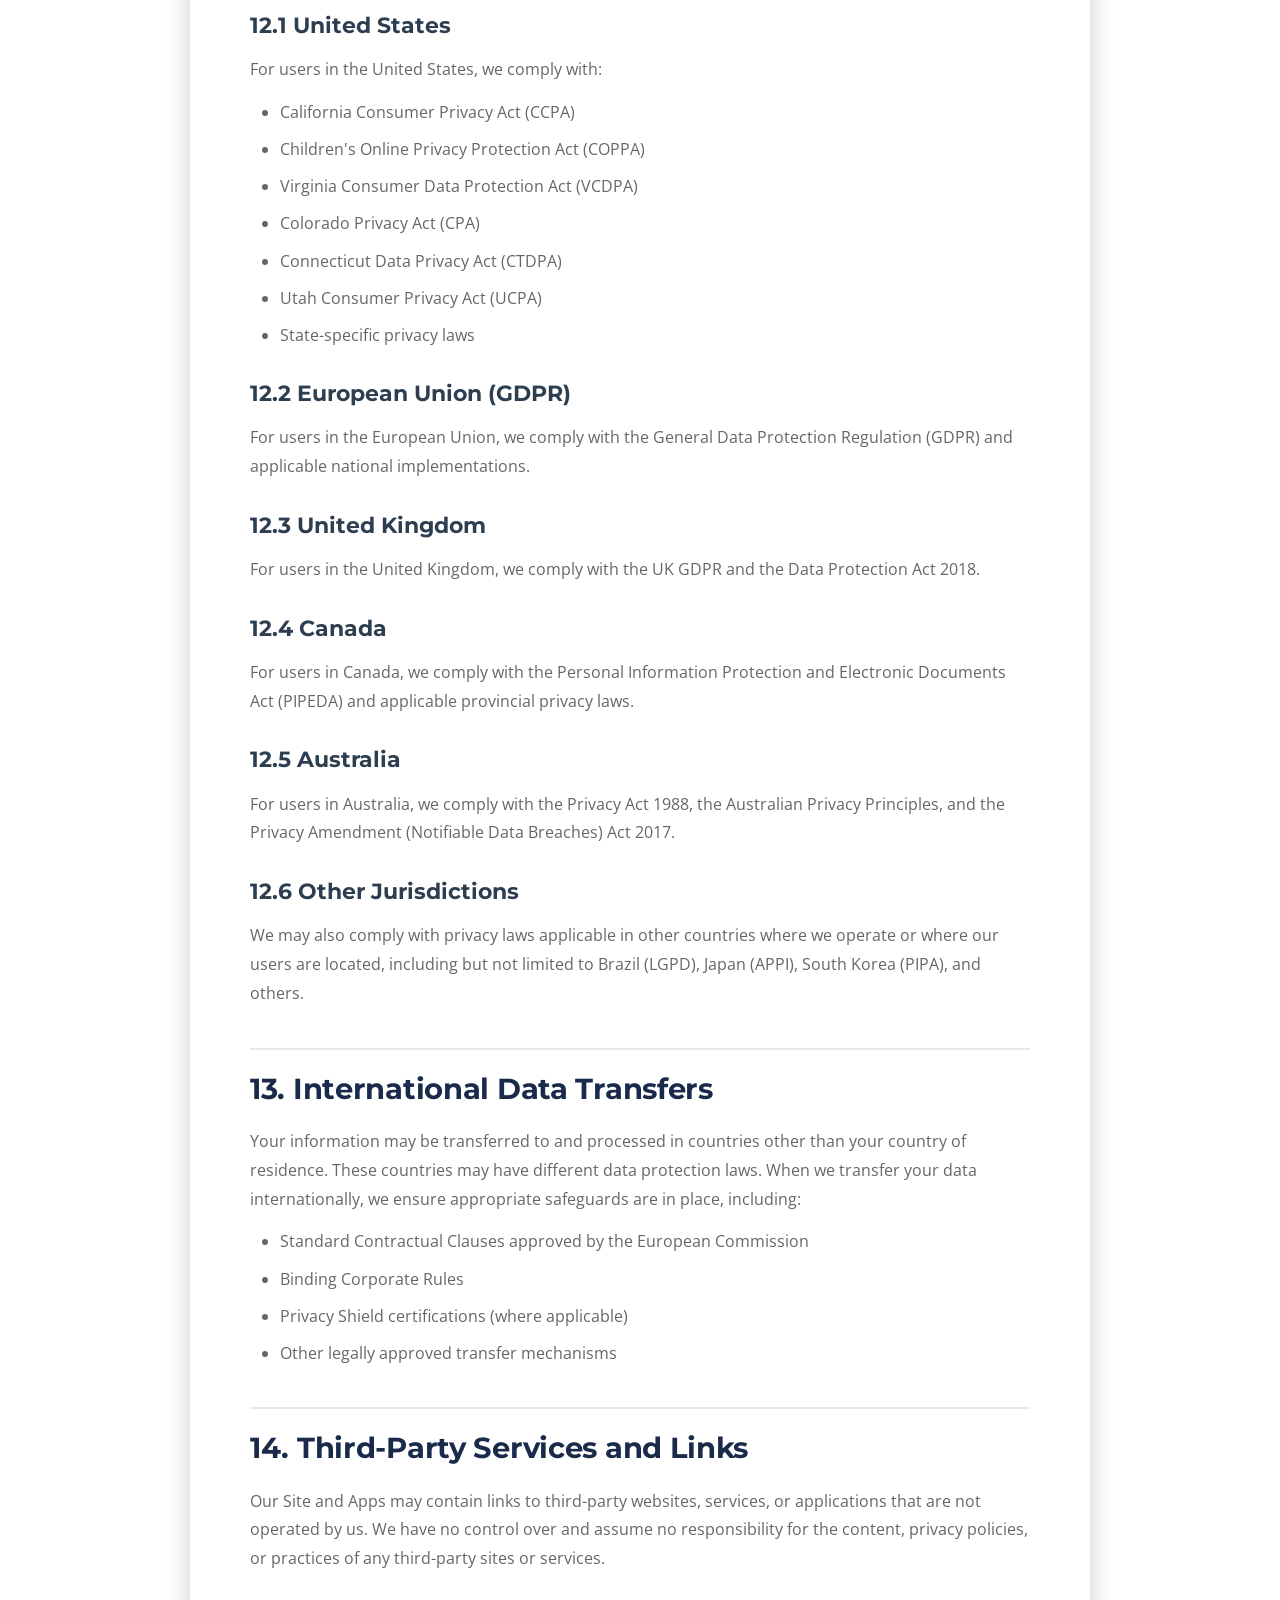
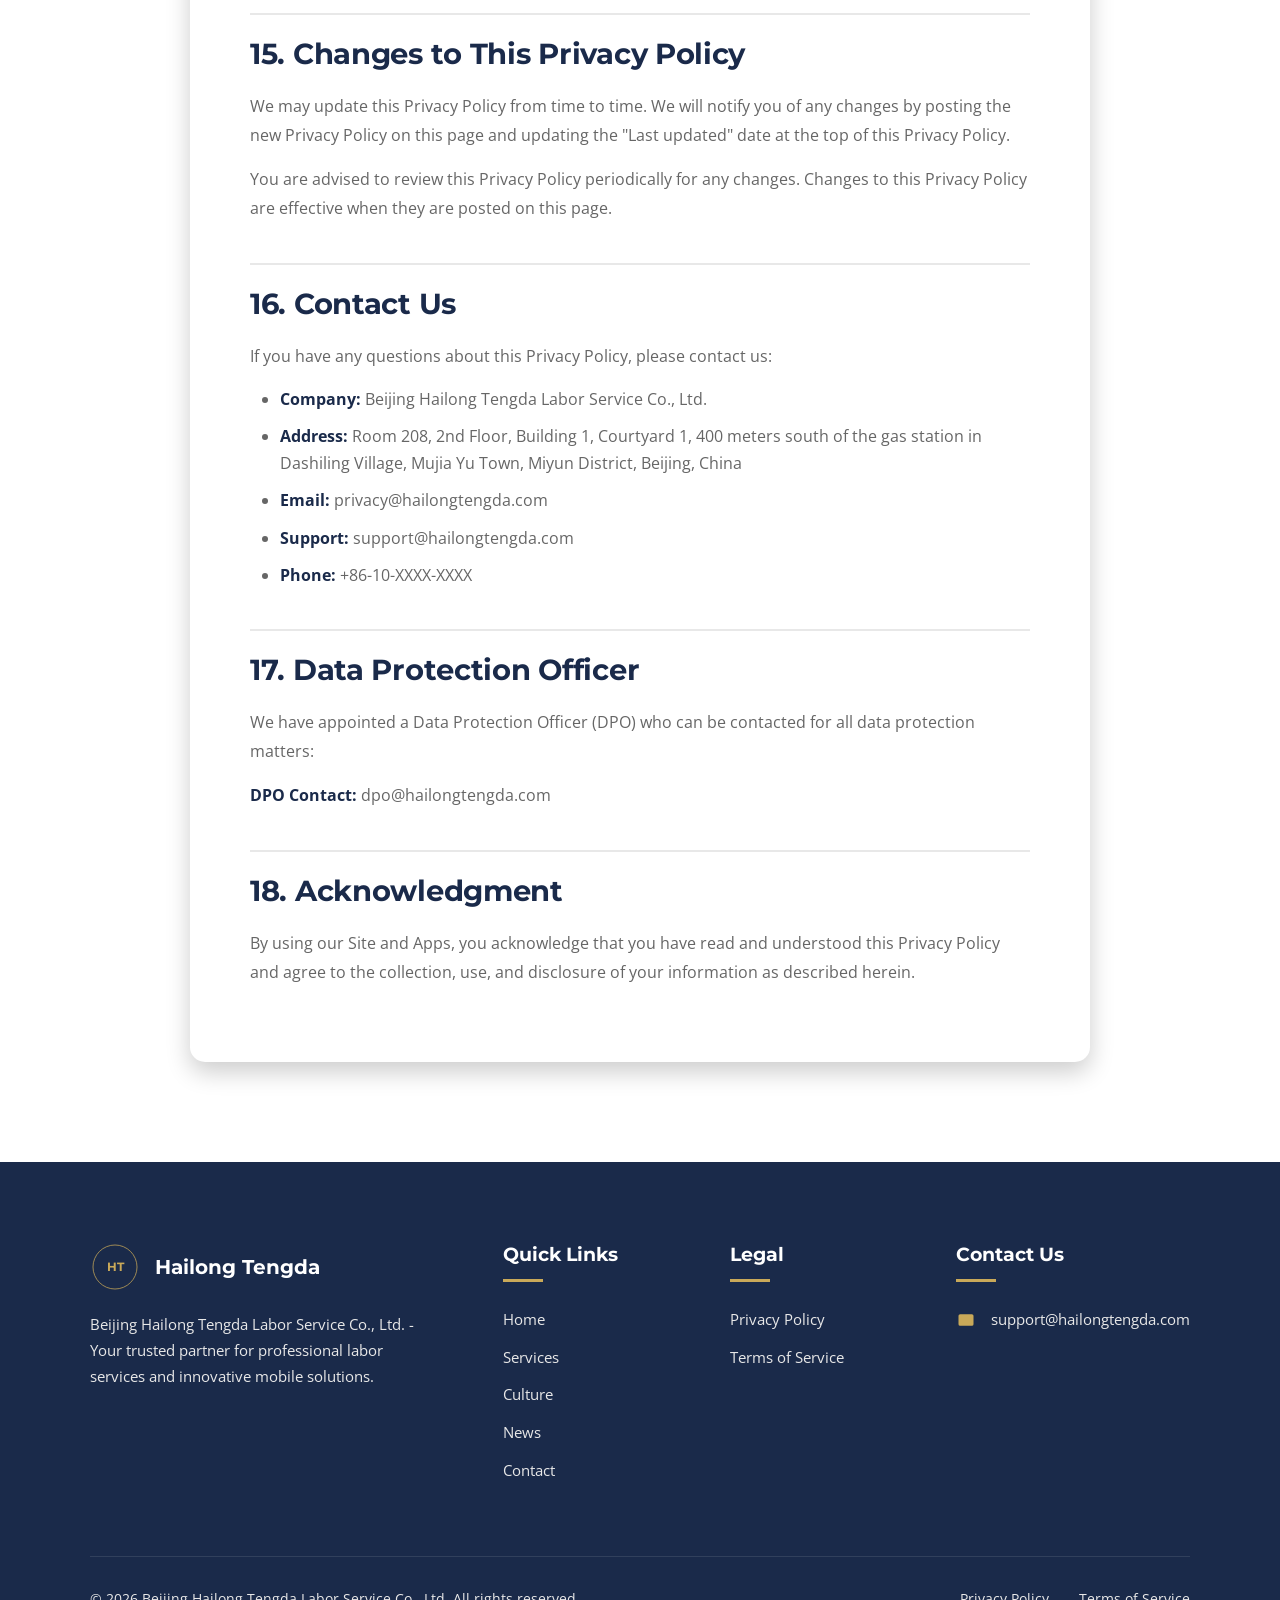
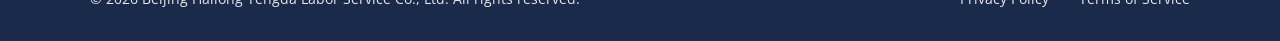
<file: privacy-policy.html>
<!DOCTYPE html>
<html lang="en">
<head>
    <meta charset="UTF-8">
    <meta name="viewport" content="width=device-width, initial-scale=1.0">
    <meta name="description" content="Privacy Policy for Beijing Hailong Tengda Labor Service Co., Ltd. - Comprehensive privacy practices for our website and mobile applications.">
    <meta name="robots" content="noindex, nofollow">
    <link rel="canonical" href="https://hailongtengda.com/privacy-policy">
    <title>Privacy Policy | Beijing Hailong Tengda Labor Service Co., Ltd.</title>
    <link rel="icon" type="image/svg+xml" href="images/logo.svg">
    <link rel="preconnect" href="https://fonts.googleapis.com">
    <link rel="preconnect" href="https://fonts.gstatic.com" crossorigin>
    <link href="https://fonts.googleapis.com/css2?family=Montserrat:wght@400;500;600;700;800&family=Open+Sans:wght@400;500;600;700&display=swap" rel="stylesheet">
    <link rel="stylesheet" href="css/main.css">
    <link rel="stylesheet" href="css/animations.css">
    <link rel="stylesheet" href="css/responsive.css">
</head>
<body>
    <div class="loader">
        <div class="loader-content">
            <div class="loader-spinner"></div>
            <p>Loading...</p>
        </div>
    </div>

    <header class="header">
        <div class="header-container">
            <a href="index.html" class="logo">
                <svg viewBox="0 0 200 200" width="60" height="60">
                    <circle cx="100" cy="100" r="95" fill="#1a2a4a"/>
                    <circle cx="100" cy="100" r="88" fill="none" stroke="#c9a959" stroke-width="3"/>
                    <text x="100" y="115" font-family="Montserrat" font-size="48" font-weight="bold" fill="#c9a959" text-anchor="middle">HT</text>
                </svg>
                <div class="logo-text">Hailong Tengda<span>Labor Service</span></div>
            </a>
            <nav class="nav">
                <ul class="nav-menu">
                    <li><a href="index.html" class="nav-link">Home</a></li>
                    <li><a href="services.html" class="nav-link">Services</a></li>
                    <li><a href="culture.html" class="nav-link">Culture</a></li>
                    <li><a href="news.html" class="nav-link">News</a></li>
                    <li><a href="contact.html" class="nav-link">Contact</a></li>
                </ul>
                <div class="mobile-menu-toggle"><span></span><span></span><span></span></div>
            </nav>
        </div>
    </header>

    <section class="page-header">
        <div class="page-header-content">
            <h1>Privacy Policy</h1>
            <p>Last updated: January 15, 2026</p>
            <div class="breadcrumb"><a href="index.html">Home</a><span>/</span><span>Privacy Policy</span></div>
        </div>
    </section>

    <section class="section">
        <div class="container">
            <div class="legal-content">
                <h2>1. Introduction</h2>
                <p>Beijing Hailong Tengda Labor Service Co., Ltd. ("we," "us," or "our") is committed to protecting your privacy. This Privacy Policy explains how we collect, use, disclose, and safeguard your information when you visit our website hailongtengda.com (the "Site") or use our mobile applications (the "Apps") available on Google Play and App Store.</p>
                <p>Please read this Privacy Policy carefully. By accessing or using our Site and Apps, you acknowledge that you have read, understood, and agree to be bound by all the terms of this Privacy Policy. If you do not agree with the terms of this Privacy Policy, please do not access the Site or use our Apps.</p>

                <h2>2. Information We Collect</h2>
                
                <h3>2.1 Personal Information</h3>
                <p>We may collect personal information that you voluntarily provide to us when you:</p>
                <ul>
                    <li>Fill out forms on our Site or Apps</li>
                    <li>Register for an account</li>
                    <li>Subscribe to our newsletter</li>
                    <li>Contact us for support</li>
                    <li>Use our mobile applications</li>
                </ul>
                <p>This information may include: name, email address, phone number, postal address, job title, company name, and any other information you choose to provide.</p>
                
                <h3>2.2 Automatically Collected Information</h3>
                <p>When you visit our Site or use our Apps, we automatically collect certain information, including:</p>
                <ul>
                    <li>IP address</li>
                    <li>Browser type and version</li>
                    <li>Operating system</li>
                    <li>Device identifiers</li>
                    <li>Referring website or source</li>
                    <li>Pages viewed and time spent on pages</li>
                    <li>Date and time of your visit</li>
                    <li>Geographic location (country and city)</li>
                    <li>Language preferences</li>
                </ul>

                <h2>3. Mobile Application Specific Information</h2>
                
                <h3>3.1 Permissions We Request</h3>
                <p>Our mobile applications may request the following permissions:</p>
                <ul>
                    <li>Camera access - for document scanning and photo uploads</li>
                    <li>Photo library access - for profile pictures and document uploads</li>
                    <li>Location services - for location-based services and attendance tracking</li>
                    <li>Push notifications - for important updates and reminders</li>
                    <li>Network access - for API communications</li>
                    <li>Device information - for analytics and security</li>
                </ul>
                
                <h3>3.2 Data Collected Through Mobile Apps</h3>
                <p>Our mobile apps collect and process the following additional data:</p>
                <ul>
                    <li>HR management data (employee records, schedules, attendance)</li>
                    <li>Workforce management information</li>
                    <li>Business analytics data</li>
                    <li>Real-time location data (with consent)</li>
                    <li>Device performance data</li>
                    <li>App usage statistics</li>
                </ul>

                <h2>4. Use of Information</h2>
                <p>We use the information we collect for the following purposes:</p>
                <ul>
                    <li>To provide, operate, and maintain our Site and Apps</li>
                    <li>To deliver the services you request, including HR management and workforce solutions</li>
                    <li>To improve, personalize, and enhance your experience</li>
                    <li>To understand and analyze how you use our Site and Apps</li>
                    <li>To develop new products, services, features, and functionality</li>
                    <li>To communicate with you for customer service, updates, and marketing purposes</li>
                    <li>To process transactions and send related information</li>
                    <li>To send you emails and push notifications</li>
                    <li>To find and prevent fraud and abuse</li>
                    <li>To comply with legal obligations</li>
                </ul>

                <h2>5. Advertising and Third-Party Services</h2>
                
                <h3>5.1 Advertising Platforms</h3>
                <p>Our mobile applications may include advertising from various third-party advertising platforms to support our free services. We integrate with the following advertising networks and platforms:</p>
                <ul>
                    <li><strong>Google AdMob</strong> - Google's mobile advertising platform</li>
                    <li><strong>Facebook Audience Network</strong> - Facebook's mobile advertising network</li>
                    <li><strong>Unity Ads</strong> - Unity Technologies' advertising platform</li>
                    <li><strong>AppLovin</strong> - Mobile advertising and monetization platform</li>
                    <li><strong>ironSource</strong> - Mobile game discovery and advertising platform</li>
                    <li><strong>Vungle</strong> - In-app video advertising platform (now part of Verizon Media)</li>
                    <li><strong>Chartboost</strong> - Mobile game advertising platform</li>
                    <li><strong>Pangle</strong> - ByteDance's global video advertising platform</li>
                    <li><strong>MoPub</strong> - Twitter's mobile advertising platform (now part of AppLovin)</li>
                    <li><strong>Mintegral</strong> - Global mobile advertising platform</li>
                    <li><strong>Smaato</strong> - Global mobile advertising platform</li>
                    <li><strong>InMobi</strong> - Mobile advertising and monetization platform</li>
                    <li><strong>Liftoff</strong> - Mobile app marketing and monetization platform</li>
                    <li><strong>Fyber</strong> - Mobile advertising monetization platform</li>
                    <li><strong>Tapjoy</strong> - Mobile advertising and monetization platform</li>
                    <li><strong>AdColony</strong> - Mobile video advertising platform</li>
                    <li><strong>Verve</strong> - Location-based mobile advertising</li>
                    <li><strong>HyprMX</strong> - Premium mobile advertising platform</li>
                    <li><strong>Ogury</strong> - Mobile advertising data platform</li>
                </ul>
                
                <h3>5.2 Types of Advertisements</h3>
                <p>Our apps may display the following types of advertisements:</p>
                <ul>
                    <li><strong>Splash Ads (开屏广告)</strong> - Full-screen advertisements displayed when the app launches</li>
                    <li><strong>Rewarded Video Ads (激励视频广告)</strong> - Video advertisements that users can watch to receive rewards within the app</li>
                    <li><strong>Interstitial Ads (插屏广告)</strong> - Full-screen advertisements displayed during natural transitions in the app</li>
                    <li><strong>Banner Ads</strong> - Rectangular advertisements displayed at the top or bottom of the screen</li>
                    <li><strong>Native Ads</strong> - Advertisements that match the form and function of the app's content</li>
                    <li><strong>Display Ads</strong> - Standard graphical advertisements</li>
                </ul>
                
                <h3>5.3 Data Sharing with Advertisers</h3>
                <p>Our advertising partners may collect and use the following types of data:</p>
                <ul>
                    <li>Device identifiers (IDFA, GAID)</li>
                    <li>IP address and location data</li>
                    <li>App usage and behavior data</li>
                    <li>Demographic information</li>
                    <li>Interest-based advertising data</li>
                    <li>Conversion and attribution data</li>
                </ul>
                <p>These partners use this data to deliver personalized advertisements, measure ad effectiveness, and improve ad targeting. Please refer to each advertising partner's privacy policy for more details on how they handle your data.</p>
                
                <h3>5.4 Ad Targeting Options</h3>
                <p>You may control ad personalization through your device settings:</p>
                <ul>
                    <li>iOS: Settings > Privacy > Apple Advertising > View Ad Targeting Information > Turn off Personalized Ads</li>
                    <li>Android: Google Settings > Ads > Turn off Ad Personalization</li>
                </ul>

                <h2>6. Cookies and Tracking Technologies</h2>
                <p>We use cookies and similar tracking technologies to track activity on our Site and store certain information. Cookies are files with small amounts of data which may include an anonymous unique identifier.</p>
                
                <h3>6.1 Types of Cookies We Use</h3>
                <ul>
                    <li><strong>Essential Cookies</strong> - Required for the website to function properly</li>
                    <li><strong>Analytics Cookies</strong> - Help us understand how visitors interact with our website</li>
                    <li><strong>Functionality Cookies</strong> - Remember your preferences and settings</li>
                    <li><strong>Advertising Cookies</strong> - Used to deliver relevant advertisements</li>
                    <li><strong>Third-Party Cookies</strong> - Set by our advertising and analytics partners</li>
                </ul>

                <h2>7. Data Protection and Security</h2>
                <p>We implement appropriate technical and organizational security measures to protect your personal information against unauthorized access, alteration, disclosure, or destruction. These measures include:</p>
                <ul>
                    <li>Encryption of data in transit and at rest</li>
                    <li>Regular security assessments and audits</li>
                    <li>Access controls and authentication measures</li>
                    <li>Secure data centers and hosting</li>
                    <li>Employee training on data protection</li>
                    <li>Incident response procedures</li>
                </ul>

                <h2>8. Data Retention</h2>
                <p>We will retain your personal information only for as long as necessary to fulfill the purposes for which it was collected, including to satisfy any legal, accounting, or reporting requirements.</p>
                <p>To determine the appropriate retention period, we consider:</p>
                <ul>
                    <li>The amount, nature, and sensitivity of the personal information</li>
                    <li>The potential risk of harm from unauthorized use or disclosure</li>
                    <li>The purposes for which we process your personal information</li>
                    <li>Whether we can achieve those purposes through other means</li>
                    <li>Applicable legal requirements</li>
                </ul>

                <h2>9. Your Rights Under GDPR (European Union)</h2>
                <p>If you are a resident of the European Economic Area (EEA), you have the following data protection rights under the General Data Protection Regulation (GDPR):</p>
                <ul>
                    <li><strong>Right to Access</strong> - Request copies of your personal data</li>
                    <li><strong>Right to Rectification</strong> - Request correction of inaccurate personal data</li>
                    <li><strong>Right to Erasure</strong> - Request deletion of your personal data ("right to be forgotten")</li>
                    <li><strong>Right to Restrict Processing</strong> - Request limitation of processing of your personal data</li>
                    <li><strong>Right to Data Portability</strong> - Request transfer of your data to another organization or directly to you</li>
                    <li><strong>Right to Object</strong> - Object to our processing of your personal data</li>
                    <li><strong>Right to Withdraw Consent</strong> - Withdraw consent at any time where we relied on consent</li>
                    <li><strong>Right to Lodge Complaint</strong> - File a complaint with a supervisory authority</li>
                </ul>
                <p>You can exercise these rights by contacting us at privacy@hailongtengda.com.</p>

                <h2>10. Your Rights Under CCPA (California, USA)</h2>
                <p>If you are a California resident, you have specific rights under the California Consumer Privacy Act (CCPA) and the California Privacy Rights Act (CPRA):</p>
                <ul>
                    <li><strong>Right to Know</strong> - Request disclosure of personal information collected, used, disclosed, or sold</li>
                    <li><strong>Right to Delete</strong> - Request deletion of personal information</li>
                    <li><strong>Right to Opt-Out</strong> - Opt-out of the sale of personal information</li>
                    <li><strong>Right to Non-Discrimination</strong> - Not be discriminated against for exercising your rights</li>
                    <li><strong>Right to Correct</strong> - Request correction of inaccurate personal information</li>
                    <li><strong>Right to Limit Use</strong> - Limit use of sensitive personal information</li>
                </ul>
                <p>To exercise these rights, contact us at privacy@hailongtengda.com or call 1-800-PRIVACY.</p>

                <h2>11. Children's Privacy (COPPA Compliance)</h2>
                <p>Our Site and Apps are not intended for children under the following ages:</p>
                <ul>
                    <li><strong>United States:</strong> Under 13 years of age (per COPPA)</li>
                    <li><strong>European Union:</strong> Under 16 years of age (per GDPR)</li>
                    <li><strong>United Kingdom:</strong> Under 13 years of age (per UK GDPR)</li>
                    <li><strong>Canada:</strong> Under 13 years of age (per PIPEDA)</li>
                    <li><strong>Australia:</strong> Under 13 years of age (per Privacy Act 1988)</li>
                </ul>
                <p>We do not knowingly collect personal information from children under these ages. If we become aware that we have collected personal data from a child under the applicable age without parental consent, we will take steps to delete that information as soon as possible.</p>
                <p>If you are a parent or guardian and believe your child has provided us with personal information, please contact us immediately at privacy@hailongtengda.com.</p>

                <h2>12. Country-Specific Privacy Policies</h2>
                
                <h3>12.1 United States</h3>
                <p>For users in the United States, we comply with:</p>
                <ul>
                    <li>California Consumer Privacy Act (CCPA)</li>
                    <li>Children's Online Privacy Protection Act (COPPA)</li>
                    <li>Virginia Consumer Data Protection Act (VCDPA)</li>
                    <li>Colorado Privacy Act (CPA)</li>
                    <li>Connecticut Data Privacy Act (CTDPA)</li>
                    <li>Utah Consumer Privacy Act (UCPA)</li>
                    <li>State-specific privacy laws</li>
                </ul>
                
                <h3>12.2 European Union (GDPR)</h3>
                <p>For users in the European Union, we comply with the General Data Protection Regulation (GDPR) and applicable national implementations.</p>
                
                <h3>12.3 United Kingdom</h3>
                <p>For users in the United Kingdom, we comply with the UK GDPR and the Data Protection Act 2018.</p>
                
                <h3>12.4 Canada</h3>
                <p>For users in Canada, we comply with the Personal Information Protection and Electronic Documents Act (PIPEDA) and applicable provincial privacy laws.</p>
                
                <h3>12.5 Australia</h3>
                <p>For users in Australia, we comply with the Privacy Act 1988, the Australian Privacy Principles, and the Privacy Amendment (Notifiable Data Breaches) Act 2017.</p>
                
                <h3>12.6 Other Jurisdictions</h3>
                <p>We may also comply with privacy laws applicable in other countries where we operate or where our users are located, including but not limited to Brazil (LGPD), Japan (APPI), South Korea (PIPA), and others.</p>

                <h2>13. International Data Transfers</h2>
                <p>Your information may be transferred to and processed in countries other than your country of residence. These countries may have different data protection laws. When we transfer your data internationally, we ensure appropriate safeguards are in place, including:</p>
                <ul>
                    <li>Standard Contractual Clauses approved by the European Commission</li>
                    <li>Binding Corporate Rules</li>
                    <li>Privacy Shield certifications (where applicable)</li>
                    <li>Other legally approved transfer mechanisms</li>
                </ul>

                <h2>14. Third-Party Services and Links</h2>
                <p>Our Site and Apps may contain links to third-party websites, services, or applications that are not operated by us. We have no control over and assume no responsibility for the content, privacy policies, or practices of any third-party sites or services.</p>

                <h2>15. Changes to This Privacy Policy</h2>
                <p>We may update this Privacy Policy from time to time. We will notify you of any changes by posting the new Privacy Policy on this page and updating the "Last updated" date at the top of this Privacy Policy.</p>
                <p>You are advised to review this Privacy Policy periodically for any changes. Changes to this Privacy Policy are effective when they are posted on this page.</p>

                <h2>16. Contact Us</h2>
                <p>If you have any questions about this Privacy Policy, please contact us:</p>
                <ul>
                    <li><strong>Company:</strong> Beijing Hailong Tengda Labor Service Co., Ltd.</li>
                    <li><strong>Address:</strong> Room 208, 2nd Floor, Building 1, Courtyard 1, 400 meters south of the gas station in Dashiling Village, Mujia Yu Town, Miyun District, Beijing, China</li>
                    <li><strong>Email:</strong> privacy@hailongtengda.com</li>
                    <li><strong>Support:</strong> support@hailongtengda.com</li>
                    <li><strong>Phone:</strong> +86-10-XXXX-XXXX</li>
                </ul>

                <h2>17. Data Protection Officer</h2>
                <p>We have appointed a Data Protection Officer (DPO) who can be contacted for all data protection matters:</p>
                <p><strong>DPO Contact:</strong> dpo@hailongtengda.com</p>

                <h2>18. Acknowledgment</h2>
                <p>By using our Site and Apps, you acknowledge that you have read and understood this Privacy Policy and agree to the collection, use, and disclosure of your information as described herein.</p>
            </div>
        </div>
    </section>

    <footer class="footer">
        <div class="container">
            <div class="footer-grid">
                <div class="footer-brand">
                    <div class="footer-logo">
                        <svg viewBox="0 0 200 200" width="50" height="50"><circle cx="100" cy="100" r="95" fill="#1a2a4a"/><circle cx="100" cy="100" r="88" fill="none" stroke="#c9a959" stroke-width="3"/><text x="100" y="115" font-family="Montserrat" font-size="48" font-weight="bold" fill="#c9a959" text-anchor="middle">HT</text></svg>
                        <div class="footer-logo-text">Hailong Tengda</div>
                    </div>
                    <p>Beijing Hailong Tengda Labor Service Co., Ltd. - Your trusted partner for professional labor services and innovative mobile solutions.</p>
                </div>
                <div class="footer-column">
                    <h4>Quick Links</h4>
                    <ul class="footer-links">
                        <li><a href="index.html">Home</a></li>
                        <li><a href="services.html">Services</a></li>
                        <li><a href="culture.html">Culture</a></li>
                        <li><a href="news.html">News</a></li>
                        <li><a href="contact.html">Contact</a></li>
                    </ul>
                </div>
                <div class="footer-column">
                    <h4>Legal</h4>
                    <ul class="footer-links">
                        <li><a href="privacy-policy.html">Privacy Policy</a></li>
                        <li><a href="terms-of-service.html">Terms of Service</a></li>
                    </ul>
                </div>
                <div class="footer-column">
                    <h4>Contact Us</h4>
                    <div class="footer-contact-item">
                        <svg viewBox="0 0 24 24"><path d="M3 8l7.89 5.26a2 2 0 002.22 0L21 8M5 19h14a2 2 0 002-2V7a2 2 0 00-2-2H5a2 2 0 00-2 2v10a2 2 0 002 2z"/></svg>
                        <p>support@hailongtengda.com</p>
                    </div>
                </div>
            </div>
            <div class="footer-bottom">
                <p>&copy; 2026 Beijing Hailong Tengda Labor Service Co., Ltd. All rights reserved.</p>
                <div class="footer-legal"><a href="privacy-policy.html">Privacy Policy</a><a href="terms-of-service.html">Terms of Service</a></div>
            </div>
        </div>
    </footer>

    <div class="scroll-top" aria-label="Scroll to top"><svg viewBox="0 0 24 24"><path d="M18 15l-6-6-6 6"/></svg></div>
    <script src="js/main.js"></script>
</body>
</html>
</file>
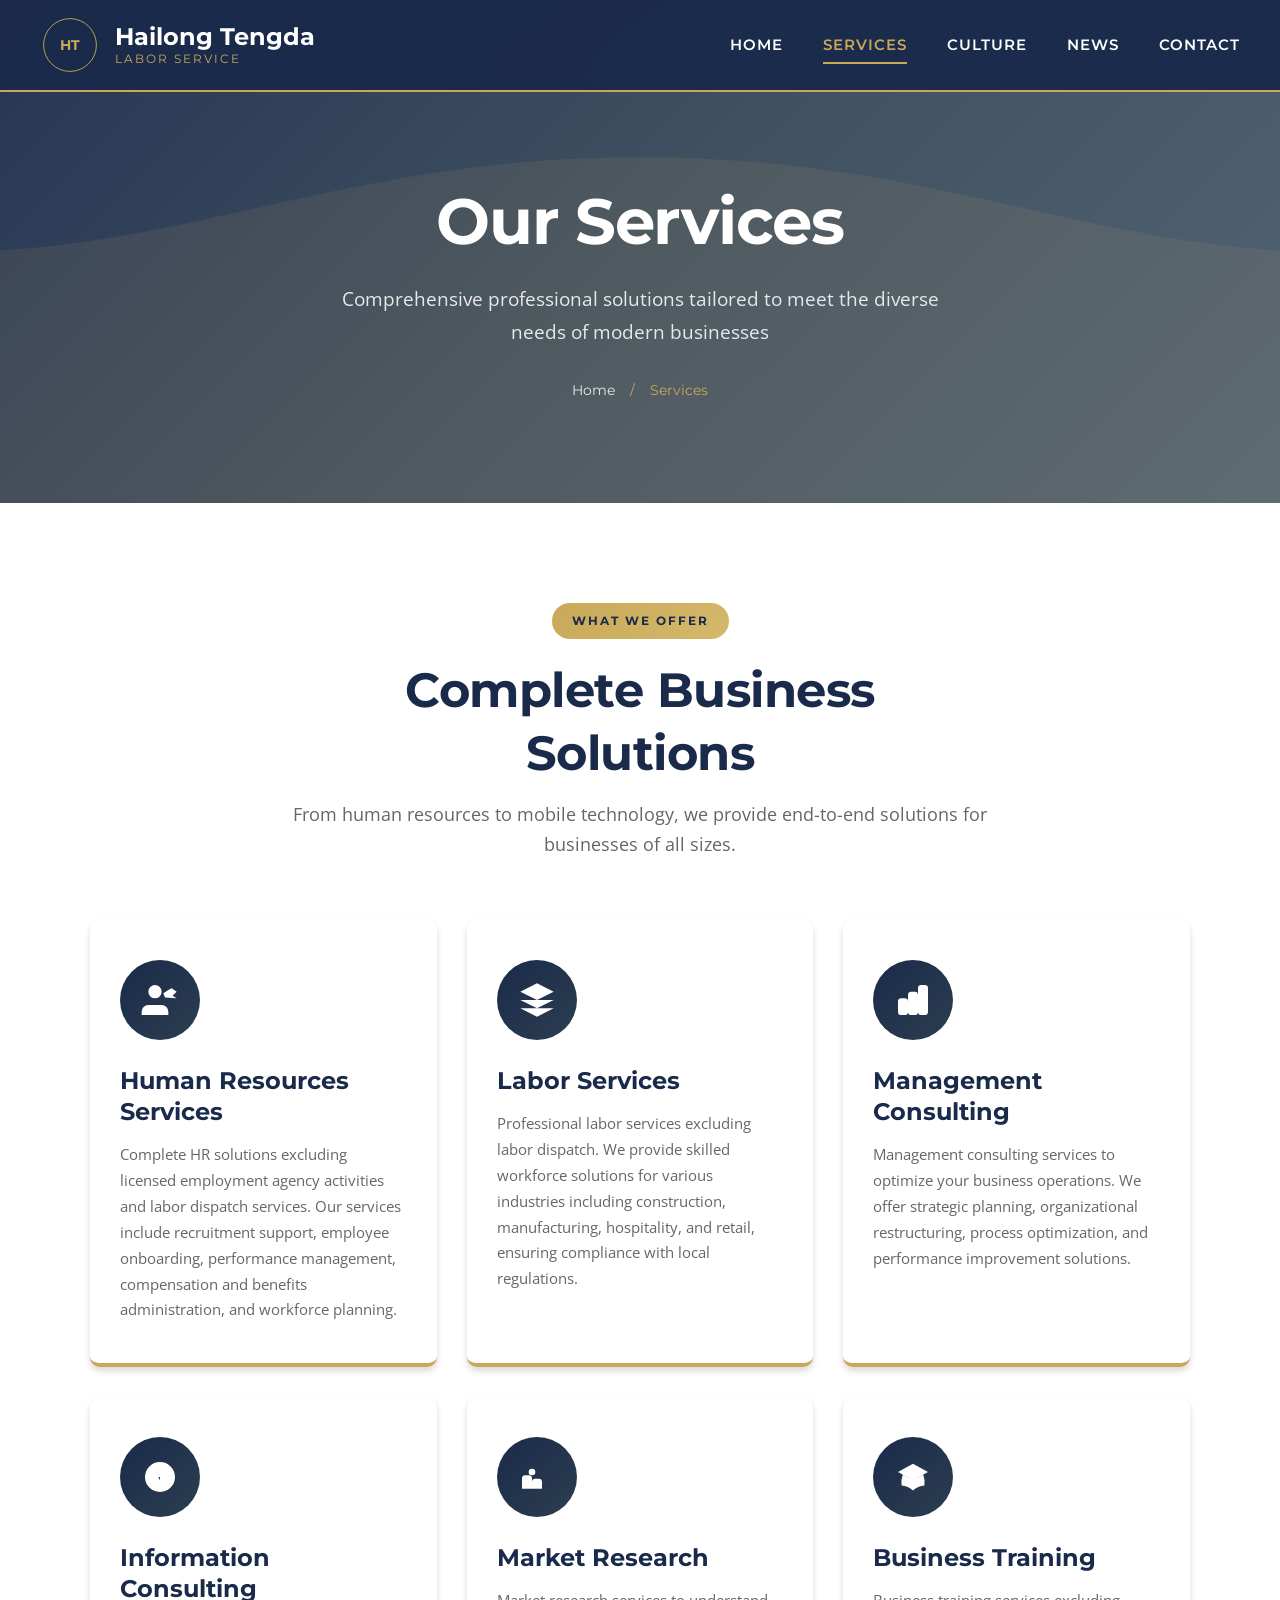
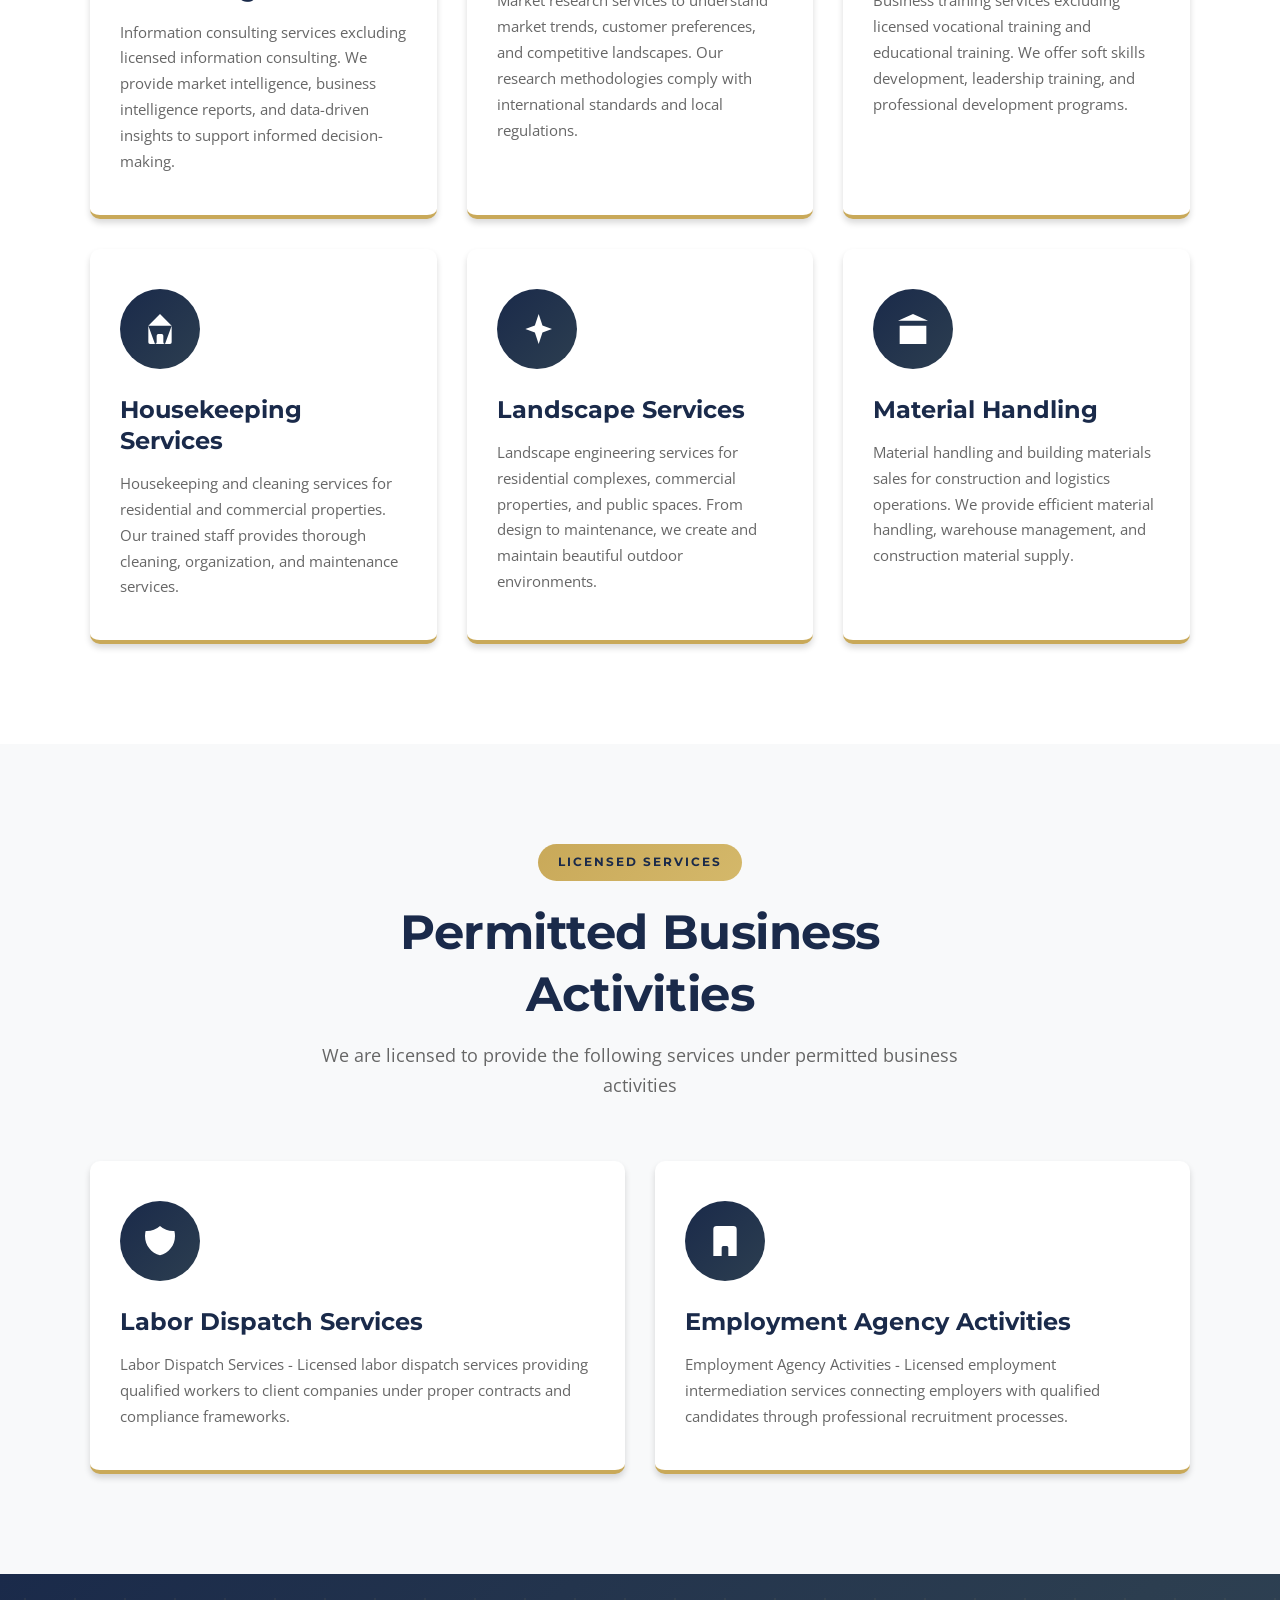
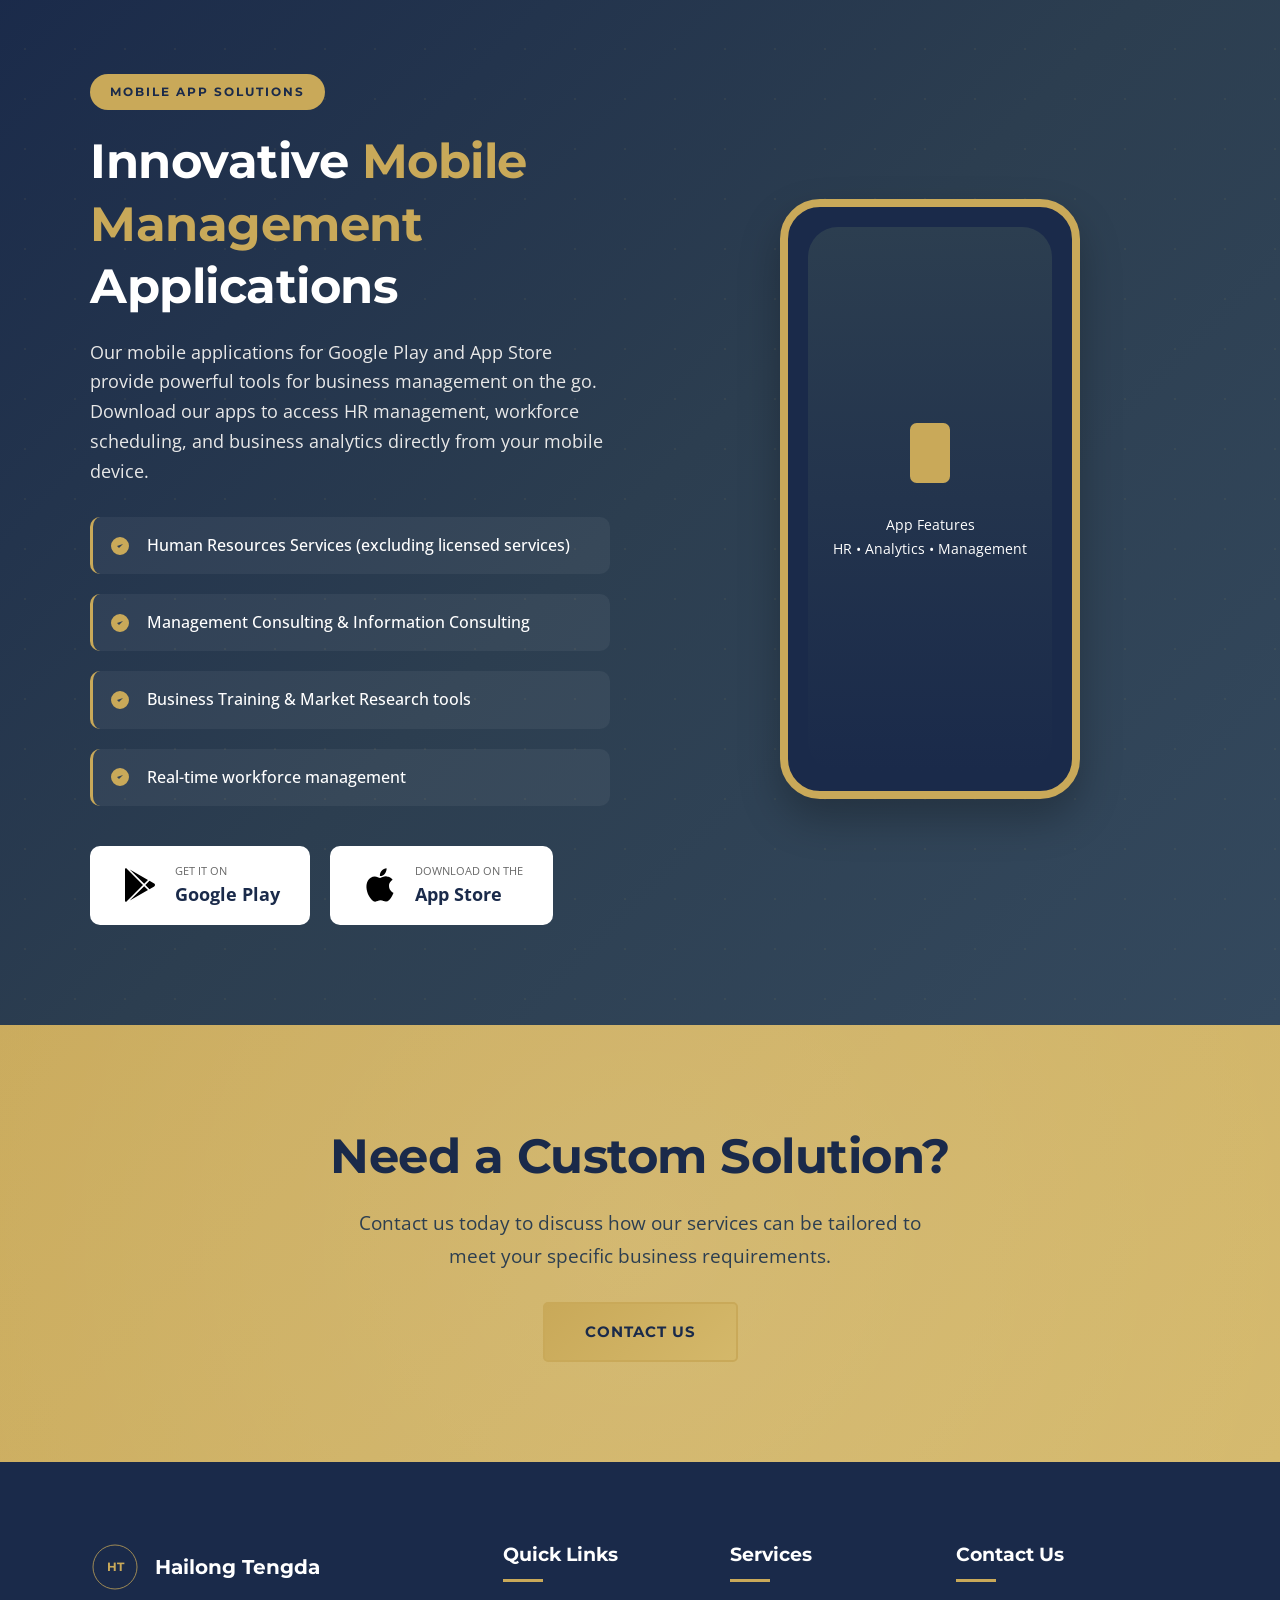
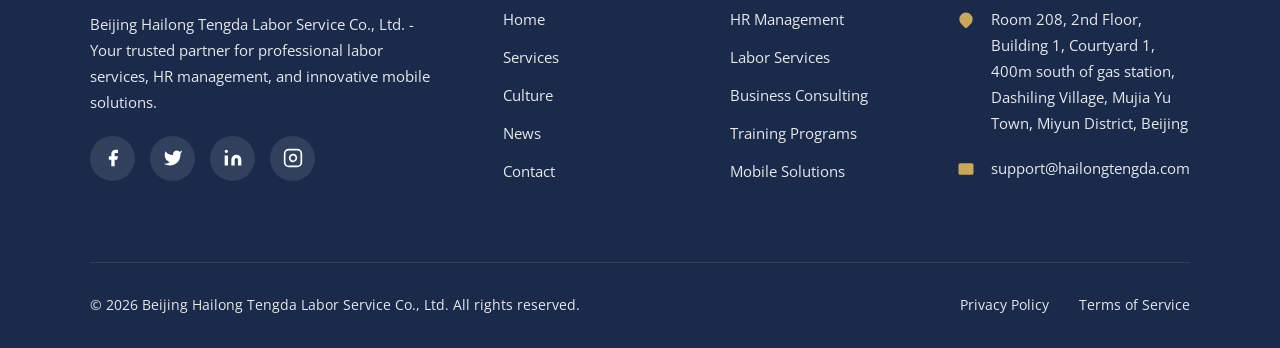
<file: services.html>
<!DOCTYPE html>
<html lang="en">
<head>
    <meta charset="UTF-8">
    <meta name="viewport" content="width=device-width, initial-scale=1.0">
    <meta name="description" content="Professional services offered by Beijing Hailong Tengda - HR Management, Labor Services, Business Consulting, Training, Mobile Solutions, and more.">
    <meta name="keywords" content="HR management, labor services, business consulting, training, mobile app, Beijing, China">
    <meta name="author" content="Beijing Hailong Tengda Labor Service Co., Ltd.">
    <meta name="robots" content="index, follow">
    
    <meta property="og:title" content="Our Services | Beijing Hailong Tengda Labor Service Co., Ltd.">
    <meta property="og:description" content="Comprehensive professional services including HR management, labor services, business consulting, and mobile solutions.">
    <meta property="og:type" content="website">
    <meta property="og:url" content="https://hailongtengda.com/services">
    
    <link rel="canonical" href="https://hailongtengda.com/services">
    
    <title>Our Services | Beijing Hailong Tengda Labor Service Co., Ltd.</title>
    
    <link rel="icon" type="image/svg+xml" href="images/logo.svg">
    <link rel="preconnect" href="https://fonts.googleapis.com">
    <link rel="preconnect" href="https://fonts.gstatic.com" crossorigin>
    <link href="https://fonts.googleapis.com/css2?family=Montserrat:wght@400;500;600;700;800&family=Open+Sans:wght@400;500;600;700&display=swap" rel="stylesheet">
    
    <link rel="stylesheet" href="css/main.css">
    <link rel="stylesheet" href="css/animations.css">
    <link rel="stylesheet" href="css/responsive.css">
</head>
<body>
    <div class="loader">
        <div class="loader-content">
            <div class="loader-spinner"></div>
            <p>Loading...</p>
        </div>
    </div>

    <header class="header">
        <div class="header-container">
            <a href="index.html" class="logo">
                <svg viewBox="0 0 200 200" width="60" height="60">
                    <circle cx="100" cy="100" r="95" fill="#1a2a4a"/>
                    <circle cx="100" cy="100" r="88" fill="none" stroke="#c9a959" stroke-width="3"/>
                    <text x="100" y="115" font-family="Montserrat" font-size="48" font-weight="bold" fill="#c9a959" text-anchor="middle">HT</text>
                </svg>
                <div class="logo-text">
                    Hailong Tengda
                    <span>Labor Service</span>
                </div>
            </a>
            
            <nav class="nav">
                <ul class="nav-menu">
                    <li><a href="index.html" class="nav-link">Home</a></li>
                    <li><a href="services.html" class="nav-link active">Services</a></li>
                    <li><a href="culture.html" class="nav-link">Culture</a></li>
                    <li><a href="news.html" class="nav-link">News</a></li>
                    <li><a href="contact.html" class="nav-link">Contact</a></li>
                </ul>
                
                <div class="mobile-menu-toggle">
                    <span></span>
                    <span></span>
                    <span></span>
                </div>
            </nav>
        </div>
    </header>

    <section class="page-header">
        <div class="page-header-content">
            <h1>Our Services</h1>
            <p>Comprehensive professional solutions tailored to meet the diverse needs of modern businesses</p>
            <div class="breadcrumb">
                <a href="index.html">Home</a>
                <span>/</span>
                <span>Services</span>
            </div>
        </div>
    </section>

    <section class="section">
        <div class="container">
            <div class="section-header scroll-animate">
                <span class="section-badge">What We Offer</span>
                <h2 class="section-title">Complete Business Solutions</h2>
                <p class="section-subtitle">From human resources to mobile technology, we provide end-to-end solutions for businesses of all sizes.</p>
            </div>
            
            <div class="services-grid">
                <div class="service-card scroll-animate delay-100">
                    <div class="service-icon">
                        <svg viewBox="0 0 24 24"><path d="M17 21v-2a4 4 0 00-4-4H5a4 4 0 00-4 4v2M9 11a4 4 0 100-8 4 4 0 000 8zm13 0l-2.5-1.5L22 7l-3-2-2 1-3 2 1 2.5"/></svg>
                    </div>
                    <h3>Human Resources Services</h3>
                    <p>Complete HR solutions excluding licensed employment agency activities and labor dispatch services. Our services include recruitment support, employee onboarding, performance management, compensation and benefits administration, and workforce planning.</p>
                </div>
                
                <div class="service-card scroll-animate delay-200">
                    <div class="service-icon">
                        <svg viewBox="0 0 24 24"><path d="M12 2L2 7l10 5 10-5-10-5zM2 17l10 5 10-5M2 12l10 5 10-5"/></svg>
                    </div>
                    <h3>Labor Services</h3>
                    <p>Professional labor services excluding labor dispatch. We provide skilled workforce solutions for various industries including construction, manufacturing, hospitality, and retail, ensuring compliance with local regulations.</p>
                </div>
                
                <div class="service-card scroll-animate delay-300">
                    <div class="service-icon">
                        <svg viewBox="0 0 24 24"><path d="M9 19v-6a2 2 0 00-2-2H5a2 2 0 00-2 2v6a2 2 0 002 2h2a2 2 0 002-2zm0 0V9a2 2 0 012-2h2a2 2 0 012 2v10m-6 0a2 2 0 002 2h2a2 2 0 002-2m0 0V5a2 2 0 012-2h2a2 2 0 012 2v14a2 2 0 01-2 2h-2a2 2 0 01-2-2z"/></svg>
                    </div>
                    <h3>Management Consulting</h3>
                    <p>Management consulting services to optimize your business operations. We offer strategic planning, organizational restructuring, process optimization, and performance improvement solutions.</p>
                </div>
                
                <div class="service-card scroll-animate delay-400">
                    <div class="service-icon">
                        <svg viewBox="0 0 24 24"><path d="M13 16h-1v-4h-1m1-4h.01M21 12a9 9 0 11-18 0 9 9 0 0118 0z"/></svg>
                    </div>
                    <h3>Information Consulting</h3>
                    <p>Information consulting services excluding licensed information consulting. We provide market intelligence, business intelligence reports, and data-driven insights to support informed decision-making.</p>
                </div>
                
                <div class="service-card scroll-animate delay-500">
                    <div class="service-icon">
                        <svg viewBox="0 0 24 24"><path d="M9 19v-6a2 2 0 00-2-2H5a2 2 0 00-2 2v6m6 0h6m-6 0v-4a2 2 0 012-2h2a2 2 0 012 2v4m-6-8a2 2 0 100-4 2 2 0 000 4z"/></svg>
                    </div>
                    <h3>Market Research</h3>
                    <p>Market research services to understand market trends, customer preferences, and competitive landscapes. Our research methodologies comply with international standards and local regulations.</p>
                </div>
                
                <div class="service-card scroll-animate delay-600">
                    <div class="service-icon">
                        <svg viewBox="0 0 24 24"><path d="M12 14l9-5-9-5-9 5 9 5zM12 14l6.16-3.422a12.083 12.083 0 01.665 6.479A11.952 11.952 0 0012 20.055a11.952 11.952 0 00-6.824-2.998 12.078 12.078 0 01.665-6.479L12 14z"/></svg>
                    </div>
                    <h3>Business Training</h3>
                    <p>Business training services excluding licensed vocational training and educational training. We offer soft skills development, leadership training, and professional development programs.</p>
                </div>
                
                <div class="service-card scroll-animate delay-700">
                    <div class="service-icon">
                        <svg viewBox="0 0 24 24"><path d="M3 12l2-2m0 0l7-7 7 7M5 10v10a1 1 0 001 1h3m10-11l2 2m-2-2v10a1 1 0 01-1 1h-3m-6 0a1 1 0 001-1v-4a1 1 0 011-1h2a1 1 0 011 1v4a1 1 0 001 1m-6 0h6"/></svg>
                    </div>
                    <h3>Housekeeping Services</h3>
                    <p>Housekeeping and cleaning services for residential and commercial properties. Our trained staff provides thorough cleaning, organization, and maintenance services.</p>
                </div>
                
                <div class="service-card scroll-animate delay-800">
                    <div class="service-icon">
                        <svg viewBox="0 0 24 24"><path d="M5 3v4M3 5h4M6 17v4m-2-2h4m5-16l2.286 6.857L21 12l-5.714 2.143L13 21l-2.286-6.857L5 12l5.714-2.143L13 3z"/></svg>
                    </div>
                    <h3>Landscape Services</h3>
                    <p>Landscape engineering services for residential complexes, commercial properties, and public spaces. From design to maintenance, we create and maintain beautiful outdoor environments.</p>
                </div>
                
                <div class="service-card scroll-animate delay-800">
                    <div class="service-icon">
                        <svg viewBox="0 0 24 24"><path d="M8 14v3m4-3v3m4-3v3M3 21h18M3 10h18M3 7l9-4 9 4M4 10h16v11H4V10z"/></svg>
                    </div>
                    <h3>Material Handling</h3>
                    <p>Material handling and building materials sales for construction and logistics operations. We provide efficient material handling, warehouse management, and construction material supply.</p>
                </div>
            </div>
        </div>
    </section>

    <section class="section section-light">
        <div class="container">
            <div class="section-header scroll-animate">
                <span class="section-badge">Licensed Services</span>
                <h2 class="section-title">Permitted Business Activities</h2>
                <p class="section-subtitle">We are licensed to provide the following services under permitted business activities</p>
            </div>
            
            <div class="services-grid" style="grid-template-columns: repeat(2, 1fr);">
                <div class="service-card scroll-animate delay-100">
                    <div class="service-icon">
                        <svg viewBox="0 0 24 24"><path d="M9 12l2 2 4-4m5.618-4.016A11.955 11.955 0 0112 2.944a11.955 11.955 0 01-8.618 3.04A12.02 12.02 0 003 9c0 5.591 3.824 10.29 9 11.622 5.176-1.332 9-6.03 9-11.622 0-1.042-.133-2.052-.382-3.016z"/></svg>
                    </div>
                    <h3>Labor Dispatch Services</h3>
                    <p>Labor Dispatch Services - Licensed labor dispatch services providing qualified workers to client companies under proper contracts and compliance frameworks.</p>
                </div>
                
                <div class="service-card scroll-animate delay-200">
                    <div class="service-icon">
                        <svg viewBox="0 0 24 24"><path d="M19 21V5a2 2 0 00-2-2H7a2 2 0 00-2 2v16m14 0h2m-2 0h-5m-9 0H3m2 0h5M9 7h1m-1 4h1m4-4h1m-1 4h1m-5 10v-5a1 1 0 011-1h2a1 1 0 011 1v5m-4 0h4"/></svg>
                    </div>
                    <h3>Employment Agency Activities</h3>
                    <p>Employment Agency Activities - Licensed employment intermediation services connecting employers with qualified candidates through professional recruitment processes.</p>
                </div>
            </div>
        </div>
    </section>

    <section class="section app-section">
        <div class="container">
            <div class="app-container">
                <div class="app-content scroll-animate-left">
                    <span class="section-badge" style="background: #c9a959; color: #1a2a4a;">Mobile App Solutions</span>
                    <h2>Innovative <span>Mobile Management</span> Applications</h2>
                    <p>Our mobile applications for Google Play and App Store provide powerful tools for business management on the go. Download our apps to access HR management, workforce scheduling, and business analytics directly from your mobile device.</p>
                    
                    <div class="app-features">
                        <div class="app-feature">
                            <svg viewBox="0 0 24 24"><path d="M9 12l2 2 4-4m6 2a9 9 0 11-18 0 9 9 0 0118 0z"/></svg>
                            <span>Human Resources Services (excluding licensed services)</span>
                        </div>
                        <div class="app-feature">
                            <svg viewBox="0 0 24 24"><path d="M9 12l2 2 4-4m6 2a9 9 0 11-18 0 9 9 0 0118 0z"/></svg>
                            <span>Management Consulting & Information Consulting</span>
                        </div>
                        <div class="app-feature">
                            <svg viewBox="0 0 24 24"><path d="M9 12l2 2 4-4m6 2a9 9 0 11-18 0 9 9 0 0118 0z"/></svg>
                            <span>Business Training & Market Research tools</span>
                        </div>
                        <div class="app-feature">
                            <svg viewBox="0 0 24 24"><path d="M9 12l2 2 4-4m6 2a9 9 0 11-18 0 9 9 0 0118 0z"/></svg>
                            <span>Real-time workforce management</span>
                        </div>
                    </div>
                    
                    <div class="app-buttons">
                        <a href="#" class="store-button">
                            <svg viewBox="0 0 24 24" fill="#000">
                                <path d="M3.609 1.814L13.792 12 3.61 22.186a.996.996 0 01-.61-.92V2.734a1 1 0 01.609-.92zm10.89 10.893l2.302 2.302-10.937 6.333 8.635-8.635zm3.199-3.198l2.807 1.626a1 1 0 010 1.73l-2.808 1.626L15.206 12l2.492-2.491zM5.864 2.658L16.8 8.99l-2.302 2.302-8.634-8.634z"/>
                            </svg>
                            <div class="store-button-content">
                                <div class="store-button-label">Get it on</div>
                                <div class="store-button-title">Google Play</div>
                            </div>
                        </a>
                        
                        <a href="#" class="store-button">
                            <svg viewBox="0 0 24 24" fill="#000">
                                <path d="M18.71 19.5c-.83 1.24-1.71 2.45-3.05 2.47-1.34.03-1.77-.79-3.29-.79-1.53 0-2 .77-3.27.82-1.31.05-2.3-1.32-3.14-2.53C4.25 17 2.94 12.45 4.7 9.39c.87-1.52 2.43-2.48 4.12-2.51 1.28-.02 2.5.87 3.29.87.78 0 2.26-1.07 3.81-.91.65.03 2.47.26 3.64 1.98-.09.06-2.17 1.28-2.15 3.81.03 3.02 2.65 4.03 2.68 4.04-.03.07-.42 1.44-1.38 2.83M13 3.5c.73-.83 1.94-1.46 2.94-1.5.13 1.17-.34 2.35-1.04 3.19-.69.85-1.83 1.51-2.95 1.42-.15-1.15.41-2.35 1.05-3.11z"/>
                            </svg>
                            <div class="store-button-content">
                                <div class="store-button-label">Download on the</div>
                                <div class="store-button-title">App Store</div>
                            </div>
                        </a>
                    </div>
                </div>
                
                <div class="app-preview scroll-animate-right">
                    <div class="phone-mockup">
                        <div class="phone-screen">
                            <svg viewBox="0 0 24 24"><path d="M12 18h.01M8 21h8a2 2 0 002-2V5a2 2 0 00-2-2H8a2 2 0 00-2 2v14a2 2 0 002 2z"/></svg>
                            <p>App Features<br>HR • Analytics • Management</p>
                        </div>
                    </div>
                </div>
            </div>
        </div>
    </section>

    <section class="cta-section">
        <div class="container">
            <div class="cta-content scroll-animate">
                <h2>Need a Custom Solution?</h2>
                <p>Contact us today to discuss how our services can be tailored to meet your specific business requirements.</p>
                <div class="cta-buttons">
                    <a href="contact.html" class="btn btn-primary">Contact Us</a>
                </div>
            </div>
        </div>
    </section>

    <footer class="footer">
        <div class="container">
            <div class="footer-grid">
                <div class="footer-brand">
                    <div class="footer-logo">
                        <svg viewBox="0 0 200 200" width="50" height="50">
                            <circle cx="100" cy="100" r="95" fill="#1a2a4a"/>
                            <circle cx="100" cy="100" r="88" fill="none" stroke="#c9a959" stroke-width="3"/>
                            <text x="100" y="115" font-family="Montserrat" font-size="48" font-weight="bold" fill="#c9a959" text-anchor="middle">HT</text>
                        </svg>
                        <div class="footer-logo-text">Hailong Tengda</div>
                    </div>
                    <p>Beijing Hailong Tengda Labor Service Co., Ltd. - Your trusted partner for professional labor services, HR management, and innovative mobile solutions.</p>
                    <div class="footer-social">
                        <a href="#" class="social-link" aria-label="Facebook"><svg viewBox="0 0 24 24"><path d="M18 2h-3a5 5 0 00-5 5v3H7v4h3v8h4v-8h3l1-4h-4V7a1 1 0 011-1h3z"/></svg></a>
                        <a href="#" class="social-link" aria-label="Twitter"><svg viewBox="0 0 24 24"><path d="M23 3a10.9 10.9 0 01-3.14 1.53 4.48 4.48 0 00-7.86 3v1A10.66 10.66 0 013 4s-4 9 5 13a11.64 11.64 0 01-7 2c9 5 20 0 20-11.5a4.5 4.5 0 00-.08-.83A7.72 7.72 0 0023 3z"/></svg></a>
                        <a href="#" class="social-link" aria-label="LinkedIn"><svg viewBox="0 0 24 24"><path d="M16 8a6 6 0 016 6v7h-4v-7a2 2 0 00-2-2 2 2 0 00-2 2v7h-4v-7a6 6 0 016-6zM2 9h4v12H2zM4 6a2 2 0 100-4 2 2 0 000 4z"/></svg></a>
                        <a href="#" class="social-link" aria-label="Instagram"><svg viewBox="0 0 24 24"><rect x="2" y="2" width="20" height="20" rx="5" ry="5" fill="none" stroke="currentColor" stroke-width="2"/><path d="M16 11.37A4 4 0 1112.63 8 4 4 0 0116 11.37z" fill="none" stroke="currentColor" stroke-width="2"/></svg></a>
                    </div>
                </div>
                
                <div class="footer-column">
                    <h4>Quick Links</h4>
                    <ul class="footer-links">
                        <li><a href="index.html">Home</a></li>
                        <li><a href="services.html">Services</a></li>
                        <li><a href="culture.html">Culture</a></li>
                        <li><a href="news.html">News</a></li>
                        <li><a href="contact.html">Contact</a></li>
                    </ul>
                </div>
                
                <div class="footer-column">
                    <h4>Services</h4>
                    <ul class="footer-links">
                        <li><a href="services.html">HR Management</a></li>
                        <li><a href="services.html">Labor Services</a></li>
                        <li><a href="services.html">Business Consulting</a></li>
                        <li><a href="services.html">Training Programs</a></li>
                        <li><a href="services.html">Mobile Solutions</a></li>
                    </ul>
                </div>
                
                <div class="footer-column">
                    <h4>Contact Us</h4>
                    <div class="footer-contact-item">
                        <svg viewBox="0 0 24 24"><path d="M17.657 16.657L13.414 20.9a1.998 1.998 0 01-2.827 0l-4.244-4.243a8 8 0 1111.314 0z"/></svg>
                        <p>Room 208, 2nd Floor, Building 1, Courtyard 1, 400m south of gas station, Dashiling Village, Mujia Yu Town, Miyun District, Beijing</p>
                    </div>
                    <div class="footer-contact-item">
                        <svg viewBox="0 0 24 24"><path d="M3 8l7.89 5.26a2 2 0 002.22 0L21 8M5 19h14a2 2 0 002-2V7a2 2 0 00-2-2H5a2 2 0 00-2 2v10a2 2 0 002 2z"/></svg>
                        <p>support@hailongtengda.com</p>
                    </div>
                </div>
            </div>
            
            <div class="footer-bottom">
                <p>&copy; 2026 Beijing Hailong Tengda Labor Service Co., Ltd. All rights reserved.</p>
                <div class="footer-legal">
                    <a href="privacy-policy.html">Privacy Policy</a>
                    <a href="terms-of-service.html">Terms of Service</a>
                </div>
            </div>
        </div>
    </footer>

    <div class="cookie-banner">
        <div class="cookie-content">
            <p>We use cookies to enhance your experience. By continuing to visit this site you agree to our use of cookies. <a href="privacy-policy.html">Learn more</a></p>
            <div class="cookie-buttons">
                <button class="cookie-btn cookie-btn-accept">Accept</button>
                <button class="cookie-btn cookie-btn-decline">Decline</button>
            </div>
        </div>
    </div>

    <div class="scroll-top" aria-label="Scroll to top">
        <svg viewBox="0 0 24 24"><path d="M18 15l-6-6-6 6"/></svg>
    </div>

    <script src="js/main.js"></script>
</body>
</html>
</file>
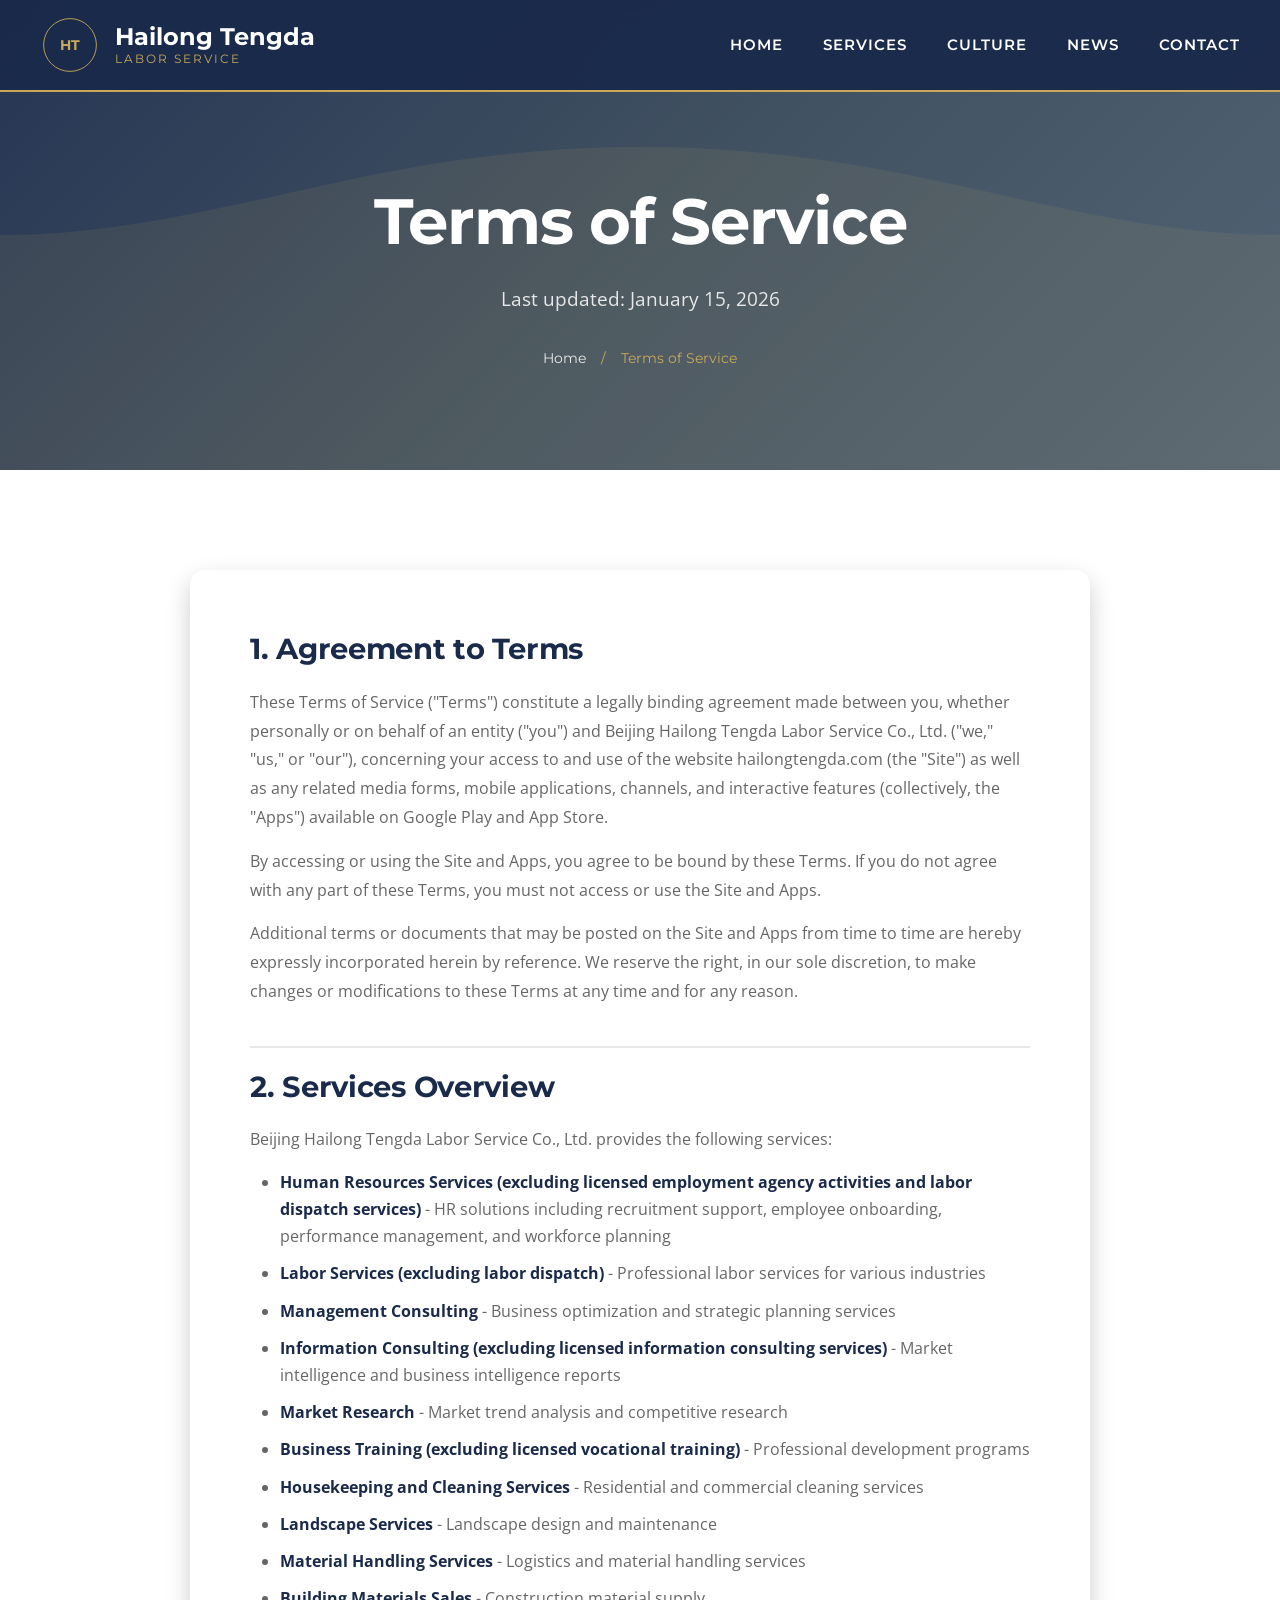
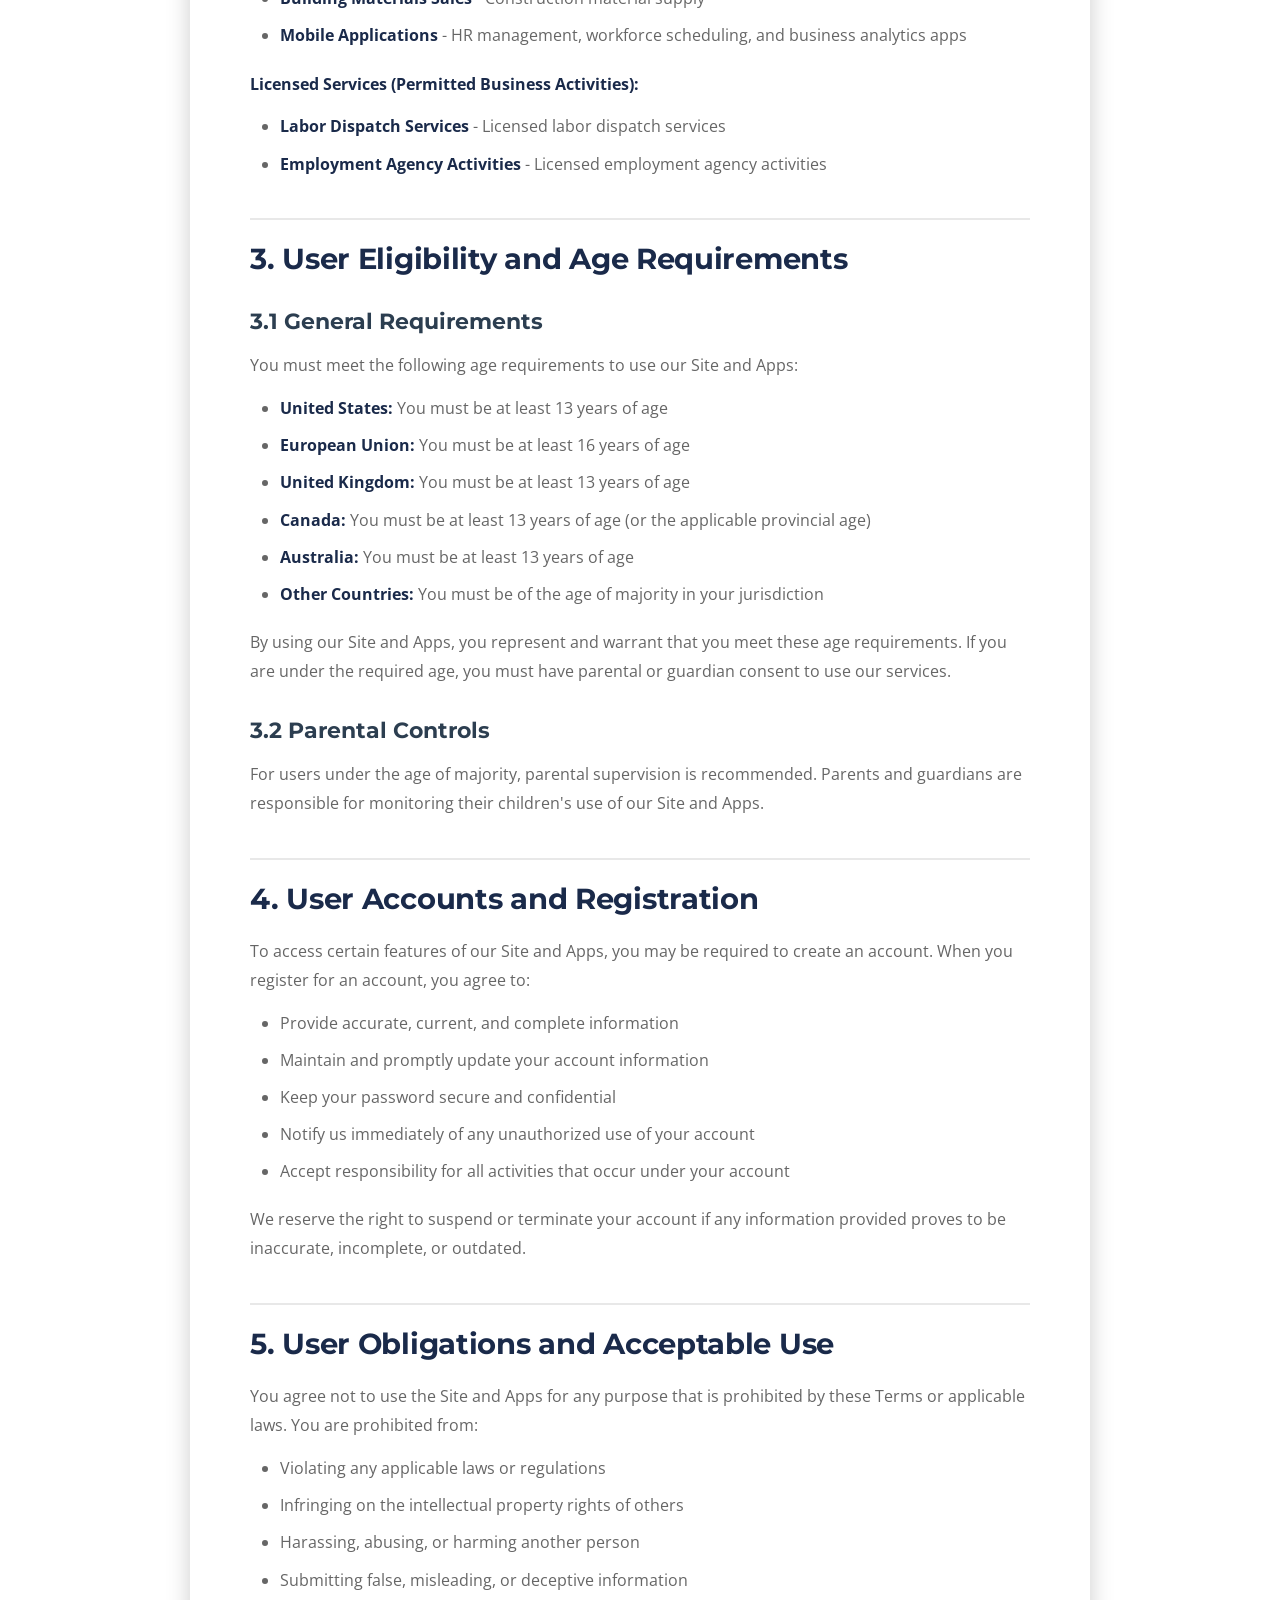
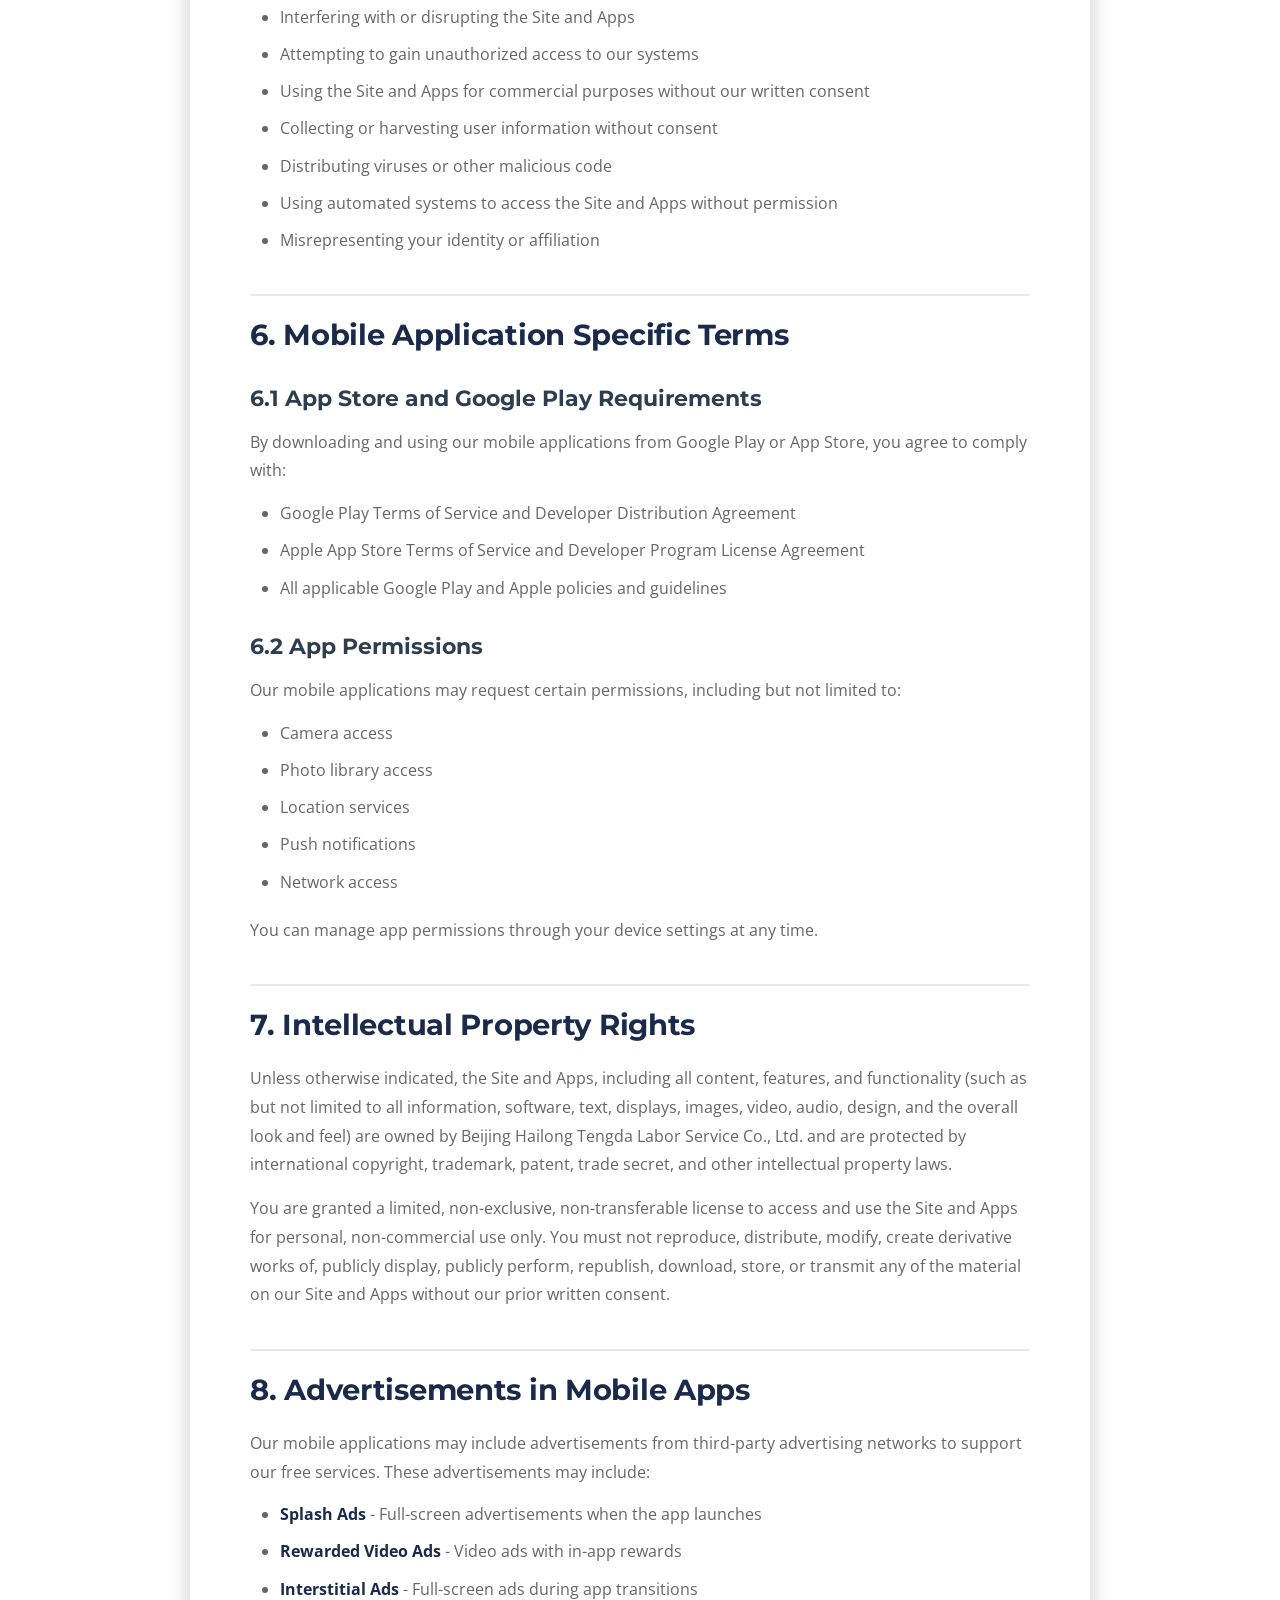
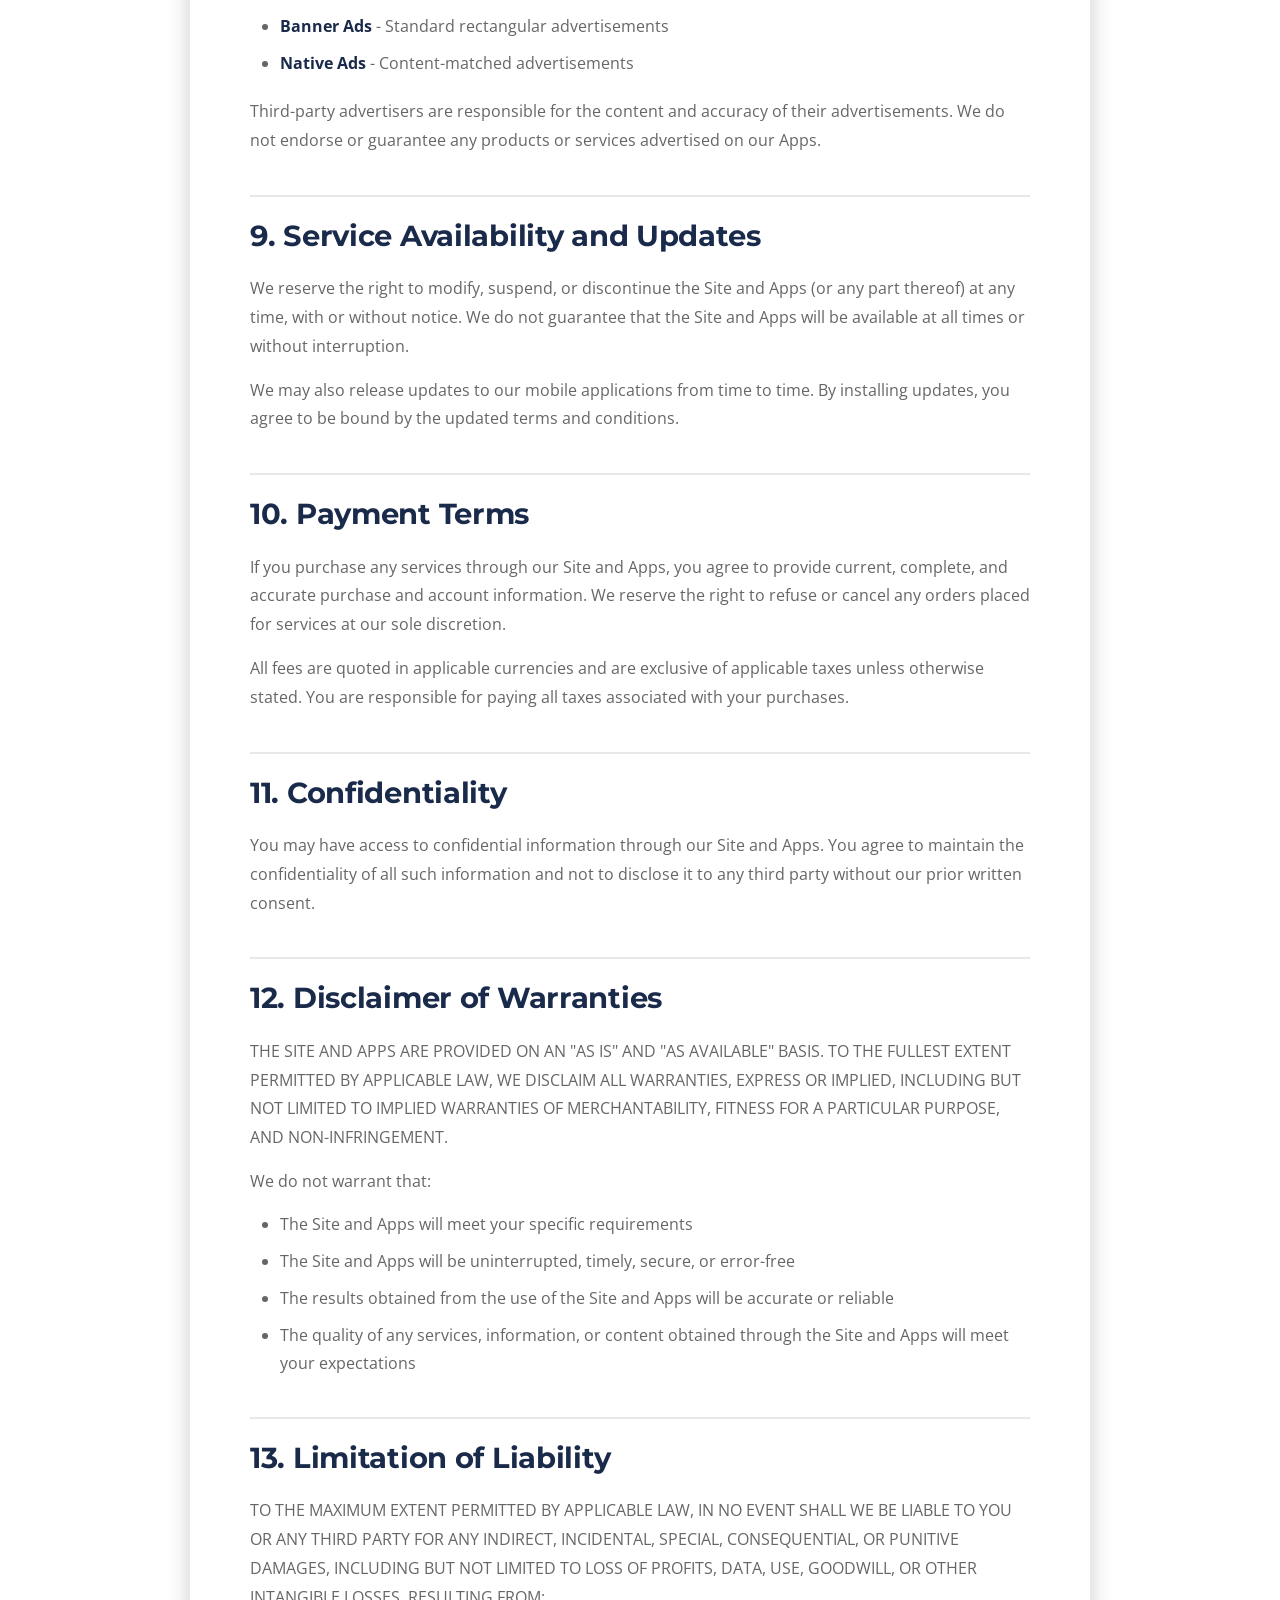
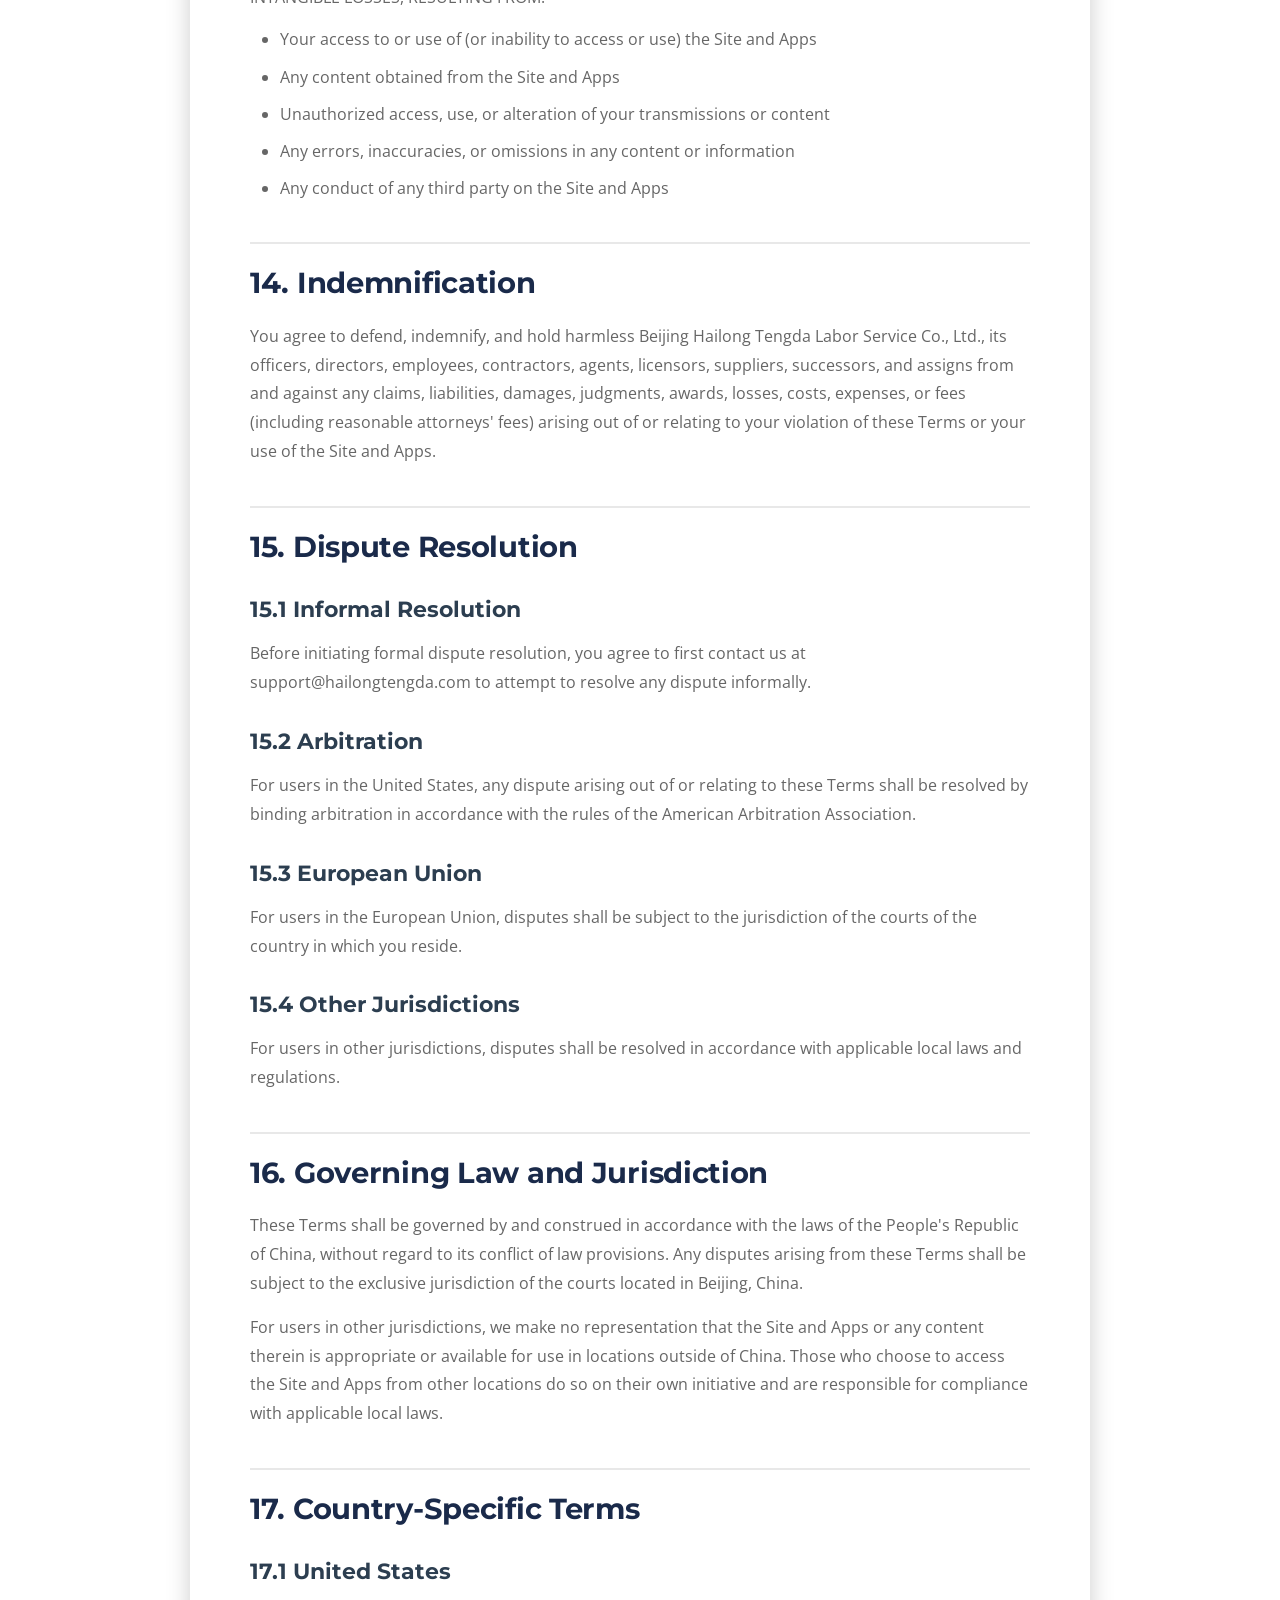
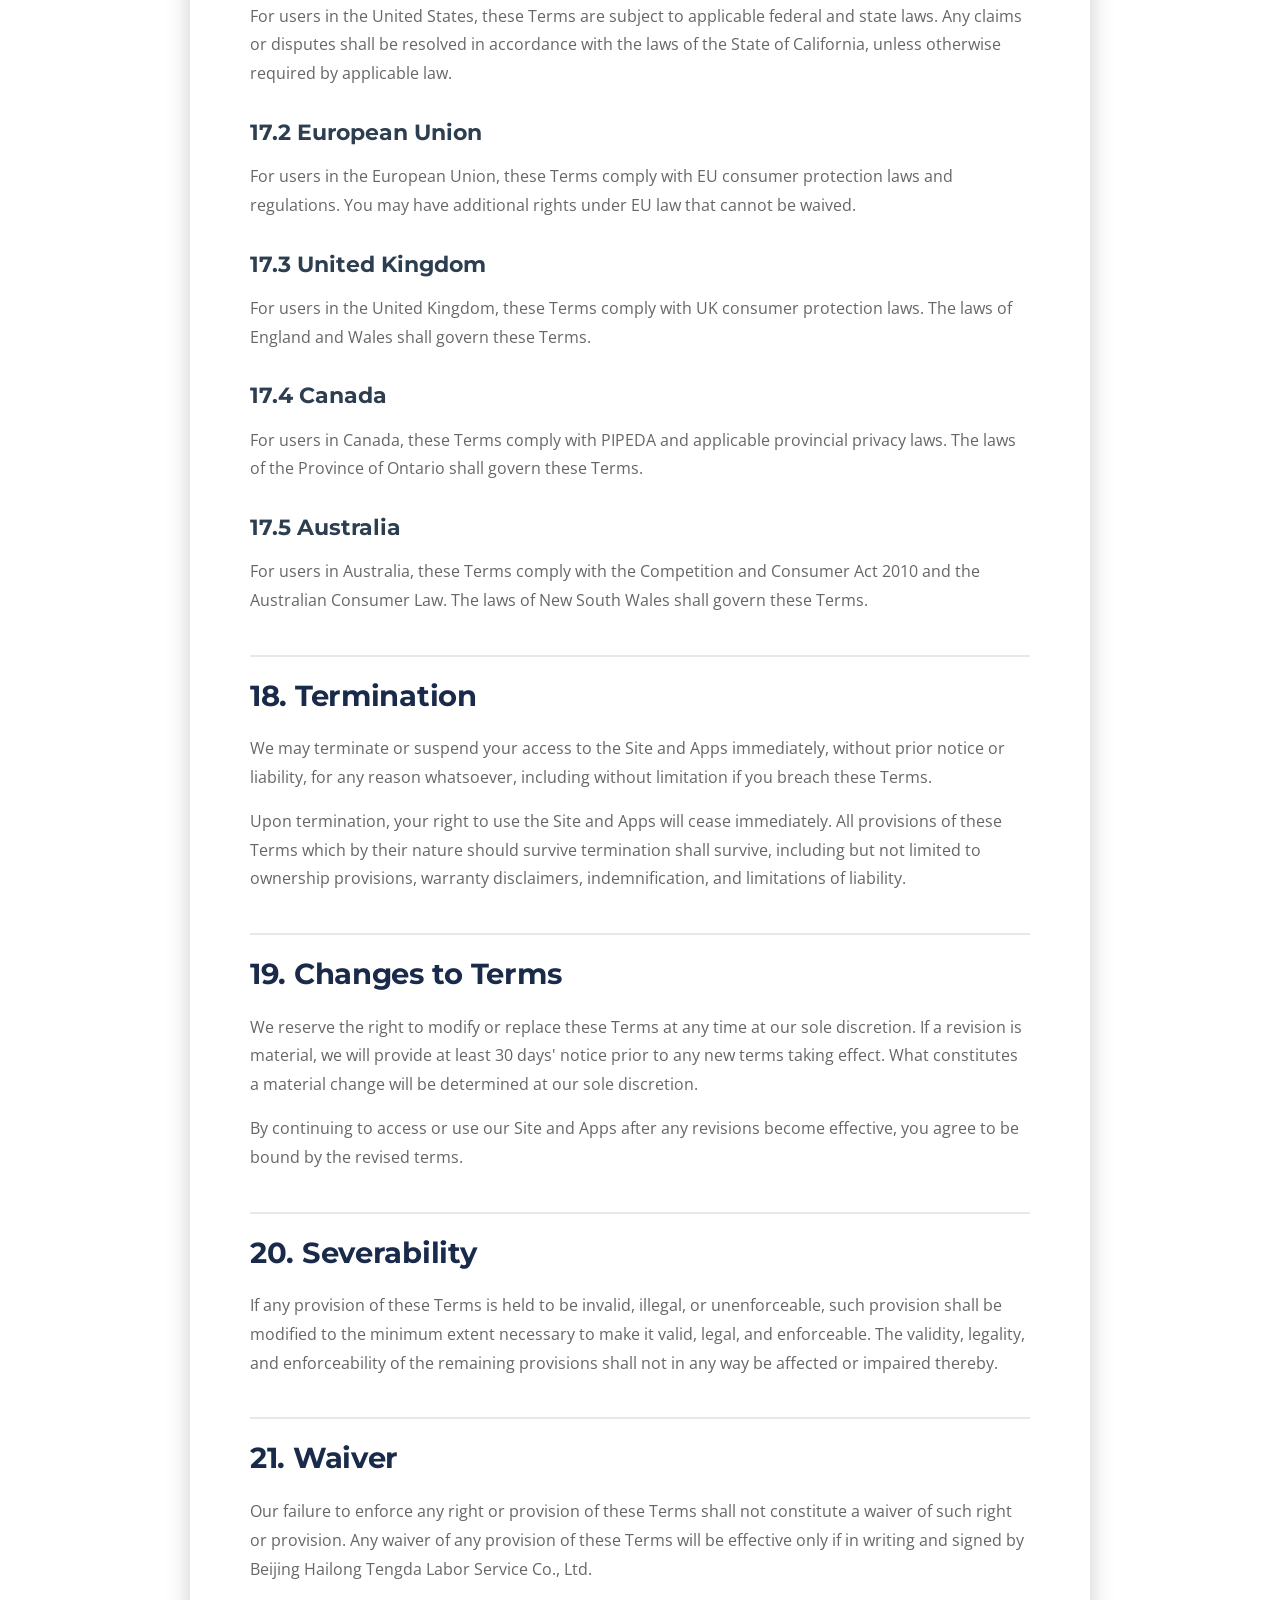
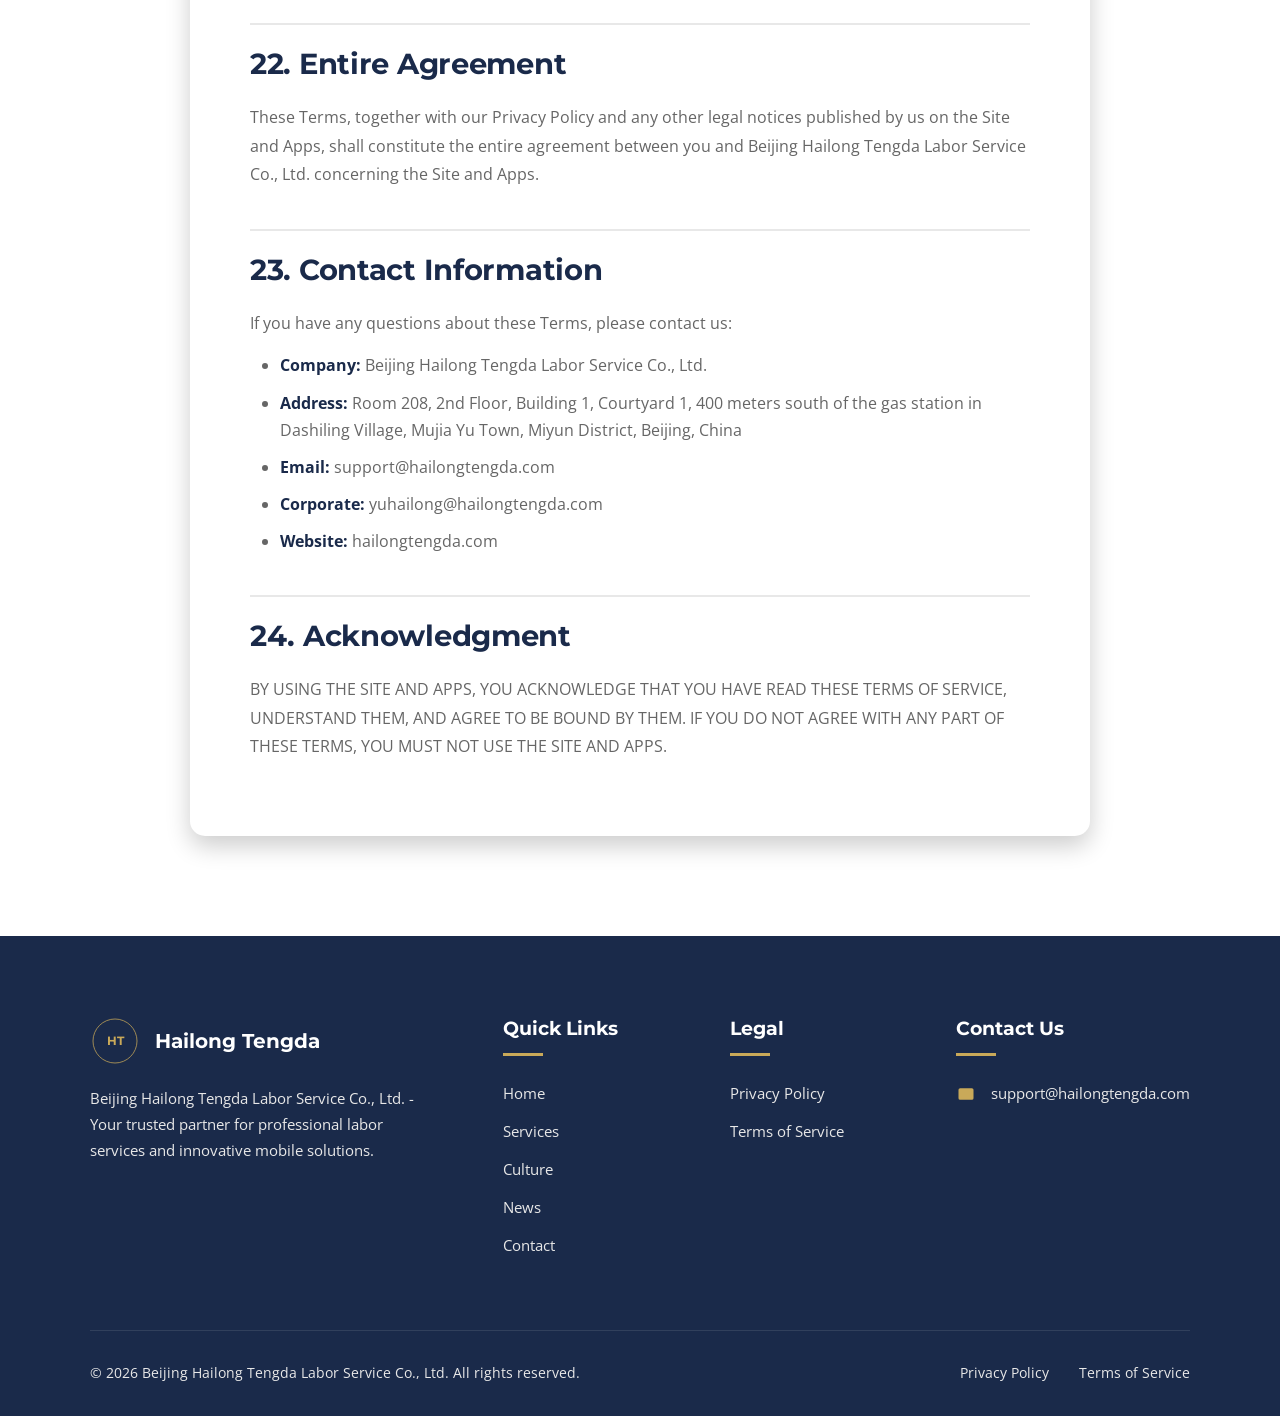
<file: terms-of-service.html>
<!DOCTYPE html>
<html lang="en">
<head>
    <meta charset="UTF-8">
    <meta name="viewport" content="width=device-width, initial-scale=1.0">
    <meta name="description" content="Terms of Service for Beijing Hailong Tengda Labor Service Co., Ltd. - Service terms and conditions for our website and mobile applications.">
    <meta name="robots" content="noindex, nofollow">
    <link rel="canonical" href="https://hailongtengda.com/terms-of-service">
    <title>Terms of Service | Beijing Hailong Tengda Labor Service Co., Ltd.</title>
    <link rel="icon" type="image/svg+xml" href="images/logo.svg">
    <link rel="preconnect" href="https://fonts.googleapis.com">
    <link rel="preconnect" href="https://fonts.gstatic.com" crossorigin>
    <link href="https://fonts.googleapis.com/css2?family=Montserrat:wght@400;500;600;700;800&family=Open+Sans:wght@400;500;600;700&display=swap" rel="stylesheet">
    <link rel="stylesheet" href="css/main.css">
    <link rel="stylesheet" href="css/animations.css">
    <link rel="stylesheet" href="css/responsive.css">
</head>
<body>
    <div class="loader">
        <div class="loader-content">
            <div class="loader-spinner"></div>
            <p>Loading...</p>
        </div>
    </div>

    <header class="header">
        <div class="header-container">
            <a href="index.html" class="logo">
                <svg viewBox="0 0 200 200" width="60" height="60">
                    <circle cx="100" cy="100" r="95" fill="#1a2a4a"/>
                    <circle cx="100" cy="100" r="88" fill="none" stroke="#c9a959" stroke-width="3"/>
                    <text x="100" y="115" font-family="Montserrat" font-size="48" font-weight="bold" fill="#c9a959" text-anchor="middle">HT</text>
                </svg>
                <div class="logo-text">Hailong Tengda<span>Labor Service</span></div>
            </a>
            <nav class="nav">
                <ul class="nav-menu">
                    <li><a href="index.html" class="nav-link">Home</a></li>
                    <li><a href="services.html" class="nav-link">Services</a></li>
                    <li><a href="culture.html" class="nav-link">Culture</a></li>
                    <li><a href="news.html" class="nav-link">News</a></li>
                    <li><a href="contact.html" class="nav-link">Contact</a></li>
                </ul>
                <div class="mobile-menu-toggle"><span></span><span></span><span></span></div>
            </nav>
        </div>
    </header>

    <section class="page-header">
        <div class="page-header-content">
            <h1>Terms of Service</h1>
            <p>Last updated: January 15, 2026</p>
            <div class="breadcrumb"><a href="index.html">Home</a><span>/</span><span>Terms of Service</span></div>
        </div>
    </section>

    <section class="section">
        <div class="container">
            <div class="legal-content">
                <h2>1. Agreement to Terms</h2>
                <p>These Terms of Service ("Terms") constitute a legally binding agreement made between you, whether personally or on behalf of an entity ("you") and Beijing Hailong Tengda Labor Service Co., Ltd. ("we," "us," or "our"), concerning your access to and use of the website hailongtengda.com (the "Site") as well as any related media forms, mobile applications, channels, and interactive features (collectively, the "Apps") available on Google Play and App Store.</p>
                <p>By accessing or using the Site and Apps, you agree to be bound by these Terms. If you do not agree with any part of these Terms, you must not access or use the Site and Apps.</p>
                <p>Additional terms or documents that may be posted on the Site and Apps from time to time are hereby expressly incorporated herein by reference. We reserve the right, in our sole discretion, to make changes or modifications to these Terms at any time and for any reason.</p>

                <h2>2. Services Overview</h2>
                <p>Beijing Hailong Tengda Labor Service Co., Ltd. provides the following services:</p>
                <ul>
                    <li><strong>Human Resources Services (excluding licensed employment agency activities and labor dispatch services)</strong> - HR solutions including recruitment support, employee onboarding, performance management, and workforce planning</li>
                    <li><strong>Labor Services (excluding labor dispatch)</strong> - Professional labor services for various industries</li>
                    <li><strong>Management Consulting</strong> - Business optimization and strategic planning services</li>
                    <li><strong>Information Consulting (excluding licensed information consulting services)</strong> - Market intelligence and business intelligence reports</li>
                    <li><strong>Market Research</strong> - Market trend analysis and competitive research</li>
                    <li><strong>Business Training (excluding licensed vocational training)</strong> - Professional development programs</li>
                    <li><strong>Housekeeping and Cleaning Services</strong> - Residential and commercial cleaning services</li>
                    <li><strong>Landscape Services</strong> - Landscape design and maintenance</li>
                    <li><strong>Material Handling Services</strong> - Logistics and material handling services</li>
                    <li><strong>Building Materials Sales</strong> - Construction material supply</li>
                    <li><strong>Mobile Applications</strong> - HR management, workforce scheduling, and business analytics apps</li>
                </ul>
                <p><strong>Licensed Services (Permitted Business Activities):</strong></p>
                <ul>
                    <li><strong>Labor Dispatch Services</strong> - Licensed labor dispatch services</li>
                    <li><strong>Employment Agency Activities</strong> - Licensed employment agency activities</li>
                </ul>

                <h2>3. User Eligibility and Age Requirements</h2>
                
                <h3>3.1 General Requirements</h3>
                <p>You must meet the following age requirements to use our Site and Apps:</p>
                <ul>
                    <li><strong>United States:</strong> You must be at least 13 years of age</li>
                    <li><strong>European Union:</strong> You must be at least 16 years of age</li>
                    <li><strong>United Kingdom:</strong> You must be at least 13 years of age</li>
                    <li><strong>Canada:</strong> You must be at least 13 years of age (or the applicable provincial age)</li>
                    <li><strong>Australia:</strong> You must be at least 13 years of age</li>
                    <li><strong>Other Countries:</strong> You must be of the age of majority in your jurisdiction</li>
                </ul>
                <p>By using our Site and Apps, you represent and warrant that you meet these age requirements. If you are under the required age, you must have parental or guardian consent to use our services.</p>

                <h3>3.2 Parental Controls</h3>
                <p>For users under the age of majority, parental supervision is recommended. Parents and guardians are responsible for monitoring their children's use of our Site and Apps.</p>

                <h2>4. User Accounts and Registration</h2>
                <p>To access certain features of our Site and Apps, you may be required to create an account. When you register for an account, you agree to:</p>
                <ul>
                    <li>Provide accurate, current, and complete information</li>
                    <li>Maintain and promptly update your account information</li>
                    <li>Keep your password secure and confidential</li>
                    <li>Notify us immediately of any unauthorized use of your account</li>
                    <li>Accept responsibility for all activities that occur under your account</li>
                </ul>
                <p>We reserve the right to suspend or terminate your account if any information provided proves to be inaccurate, incomplete, or outdated.</p>

                <h2>5. User Obligations and Acceptable Use</h2>
                <p>You agree not to use the Site and Apps for any purpose that is prohibited by these Terms or applicable laws. You are prohibited from:</p>
                <ul>
                    <li>Violating any applicable laws or regulations</li>
                    <li>Infringing on the intellectual property rights of others</li>
                    <li>Harassing, abusing, or harming another person</li>
                    <li>Submitting false, misleading, or deceptive information</li>
                    <li>Interfering with or disrupting the Site and Apps</li>
                    <li>Attempting to gain unauthorized access to our systems</li>
                    <li>Using the Site and Apps for commercial purposes without our written consent</li>
                    <li>Collecting or harvesting user information without consent</li>
                    <li>Distributing viruses or other malicious code</li>
                    <li>Using automated systems to access the Site and Apps without permission</li>
                    <li>Misrepresenting your identity or affiliation</li>
                </ul>

                <h2>6. Mobile Application Specific Terms</h2>
                
                <h3>6.1 App Store and Google Play Requirements</h3>
                <p>By downloading and using our mobile applications from Google Play or App Store, you agree to comply with:</p>
                <ul>
                    <li>Google Play Terms of Service and Developer Distribution Agreement</li>
                    <li>Apple App Store Terms of Service and Developer Program License Agreement</li>
                    <li>All applicable Google Play and Apple policies and guidelines</li>
                </ul>
                
                <h3>6.2 App Permissions</h3>
                <p>Our mobile applications may request certain permissions, including but not limited to:</p>
                <ul>
                    <li>Camera access</li>
                    <li>Photo library access</li>
                    <li>Location services</li>
                    <li>Push notifications</li>
                    <li>Network access</li>
                </ul>
                <p>You can manage app permissions through your device settings at any time.</p>

                <h2>7. Intellectual Property Rights</h2>
                <p>Unless otherwise indicated, the Site and Apps, including all content, features, and functionality (such as but not limited to all information, software, text, displays, images, video, audio, design, and the overall look and feel) are owned by Beijing Hailong Tengda Labor Service Co., Ltd. and are protected by international copyright, trademark, patent, trade secret, and other intellectual property laws.</p>
                <p>You are granted a limited, non-exclusive, non-transferable license to access and use the Site and Apps for personal, non-commercial use only. You must not reproduce, distribute, modify, create derivative works of, publicly display, publicly perform, republish, download, store, or transmit any of the material on our Site and Apps without our prior written consent.</p>

                <h2>8. Advertisements in Mobile Apps</h2>
                <p>Our mobile applications may include advertisements from third-party advertising networks to support our free services. These advertisements may include:</p>
                <ul>
                    <li><strong>Splash Ads</strong> - Full-screen advertisements when the app launches</li>
                    <li><strong>Rewarded Video Ads</strong> - Video ads with in-app rewards</li>
                    <li><strong>Interstitial Ads</strong> - Full-screen ads during app transitions</li>
                    <li><strong>Banner Ads</strong> - Standard rectangular advertisements</li>
                    <li><strong>Native Ads</strong> - Content-matched advertisements</li>
                </ul>
                <p>Third-party advertisers are responsible for the content and accuracy of their advertisements. We do not endorse or guarantee any products or services advertised on our Apps.</p>

                <h2>9. Service Availability and Updates</h2>
                <p>We reserve the right to modify, suspend, or discontinue the Site and Apps (or any part thereof) at any time, with or without notice. We do not guarantee that the Site and Apps will be available at all times or without interruption.</p>
                <p>We may also release updates to our mobile applications from time to time. By installing updates, you agree to be bound by the updated terms and conditions.</p>

                <h2>10. Payment Terms</h2>
                <p>If you purchase any services through our Site and Apps, you agree to provide current, complete, and accurate purchase and account information. We reserve the right to refuse or cancel any orders placed for services at our sole discretion.</p>
                <p>All fees are quoted in applicable currencies and are exclusive of applicable taxes unless otherwise stated. You are responsible for paying all taxes associated with your purchases.</p>

                <h2>11. Confidentiality</h2>
                <p>You may have access to confidential information through our Site and Apps. You agree to maintain the confidentiality of all such information and not to disclose it to any third party without our prior written consent.</p>

                <h2>12. Disclaimer of Warranties</h2>
                <p>THE SITE AND APPS ARE PROVIDED ON AN "AS IS" AND "AS AVAILABLE" BASIS. TO THE FULLEST EXTENT PERMITTED BY APPLICABLE LAW, WE DISCLAIM ALL WARRANTIES, EXPRESS OR IMPLIED, INCLUDING BUT NOT LIMITED TO IMPLIED WARRANTIES OF MERCHANTABILITY, FITNESS FOR A PARTICULAR PURPOSE, AND NON-INFRINGEMENT.</p>
                <p>We do not warrant that:</p>
                <ul>
                    <li>The Site and Apps will meet your specific requirements</li>
                    <li>The Site and Apps will be uninterrupted, timely, secure, or error-free</li>
                    <li>The results obtained from the use of the Site and Apps will be accurate or reliable</li>
                    <li>The quality of any services, information, or content obtained through the Site and Apps will meet your expectations</li>
                </ul>

                <h2>13. Limitation of Liability</h2>
                <p>TO THE MAXIMUM EXTENT PERMITTED BY APPLICABLE LAW, IN NO EVENT SHALL WE BE LIABLE TO YOU OR ANY THIRD PARTY FOR ANY INDIRECT, INCIDENTAL, SPECIAL, CONSEQUENTIAL, OR PUNITIVE DAMAGES, INCLUDING BUT NOT LIMITED TO LOSS OF PROFITS, DATA, USE, GOODWILL, OR OTHER INTANGIBLE LOSSES, RESULTING FROM:</p>
                <ul>
                    <li>Your access to or use of (or inability to access or use) the Site and Apps</li>
                    <li>Any content obtained from the Site and Apps</li>
                    <li>Unauthorized access, use, or alteration of your transmissions or content</li>
                    <li>Any errors, inaccuracies, or omissions in any content or information</li>
                    <li>Any conduct of any third party on the Site and Apps</li>
                </ul>

                <h2>14. Indemnification</h2>
                <p>You agree to defend, indemnify, and hold harmless Beijing Hailong Tengda Labor Service Co., Ltd., its officers, directors, employees, contractors, agents, licensors, suppliers, successors, and assigns from and against any claims, liabilities, damages, judgments, awards, losses, costs, expenses, or fees (including reasonable attorneys' fees) arising out of or relating to your violation of these Terms or your use of the Site and Apps.</p>

                <h2>15. Dispute Resolution</h2>
                
                <h3>15.1 Informal Resolution</h3>
                <p>Before initiating formal dispute resolution, you agree to first contact us at support@hailongtengda.com to attempt to resolve any dispute informally.</p>
                
                <h3>15.2 Arbitration</h3>
                <p>For users in the United States, any dispute arising out of or relating to these Terms shall be resolved by binding arbitration in accordance with the rules of the American Arbitration Association.</p>
                
                <h3>15.3 European Union</h3>
                <p>For users in the European Union, disputes shall be subject to the jurisdiction of the courts of the country in which you reside.</p>
                
                <h3>15.4 Other Jurisdictions</h3>
                <p>For users in other jurisdictions, disputes shall be resolved in accordance with applicable local laws and regulations.</p>

                <h2>16. Governing Law and Jurisdiction</h2>
                <p>These Terms shall be governed by and construed in accordance with the laws of the People's Republic of China, without regard to its conflict of law provisions. Any disputes arising from these Terms shall be subject to the exclusive jurisdiction of the courts located in Beijing, China.</p>
                <p>For users in other jurisdictions, we make no representation that the Site and Apps or any content therein is appropriate or available for use in locations outside of China. Those who choose to access the Site and Apps from other locations do so on their own initiative and are responsible for compliance with applicable local laws.</p>

                <h2>17. Country-Specific Terms</h2>
                
                <h3>17.1 United States</h3>
                <p>For users in the United States, these Terms are subject to applicable federal and state laws. Any claims or disputes shall be resolved in accordance with the laws of the State of California, unless otherwise required by applicable law.</p>
                
                <h3>17.2 European Union</h3>
                <p>For users in the European Union, these Terms comply with EU consumer protection laws and regulations. You may have additional rights under EU law that cannot be waived.</p>
                
                <h3>17.3 United Kingdom</h3>
                <p>For users in the United Kingdom, these Terms comply with UK consumer protection laws. The laws of England and Wales shall govern these Terms.</p>
                
                <h3>17.4 Canada</h3>
                <p>For users in Canada, these Terms comply with PIPEDA and applicable provincial privacy laws. The laws of the Province of Ontario shall govern these Terms.</p>
                
                <h3>17.5 Australia</h3>
                <p>For users in Australia, these Terms comply with the Competition and Consumer Act 2010 and the Australian Consumer Law. The laws of New South Wales shall govern these Terms.</p>

                <h2>18. Termination</h2>
                <p>We may terminate or suspend your access to the Site and Apps immediately, without prior notice or liability, for any reason whatsoever, including without limitation if you breach these Terms.</p>
                <p>Upon termination, your right to use the Site and Apps will cease immediately. All provisions of these Terms which by their nature should survive termination shall survive, including but not limited to ownership provisions, warranty disclaimers, indemnification, and limitations of liability.</p>

                <h2>19. Changes to Terms</h2>
                <p>We reserve the right to modify or replace these Terms at any time at our sole discretion. If a revision is material, we will provide at least 30 days' notice prior to any new terms taking effect. What constitutes a material change will be determined at our sole discretion.</p>
                <p>By continuing to access or use our Site and Apps after any revisions become effective, you agree to be bound by the revised terms.</p>

                <h2>20. Severability</h2>
                <p>If any provision of these Terms is held to be invalid, illegal, or unenforceable, such provision shall be modified to the minimum extent necessary to make it valid, legal, and enforceable. The validity, legality, and enforceability of the remaining provisions shall not in any way be affected or impaired thereby.</p>

                <h2>21. Waiver</h2>
                <p>Our failure to enforce any right or provision of these Terms shall not constitute a waiver of such right or provision. Any waiver of any provision of these Terms will be effective only if in writing and signed by Beijing Hailong Tengda Labor Service Co., Ltd.</p>

                <h2>22. Entire Agreement</h2>
                <p>These Terms, together with our Privacy Policy and any other legal notices published by us on the Site and Apps, shall constitute the entire agreement between you and Beijing Hailong Tengda Labor Service Co., Ltd. concerning the Site and Apps.</p>

                <h2>23. Contact Information</h2>
                <p>If you have any questions about these Terms, please contact us:</p>
                <ul>
                    <li><strong>Company:</strong> Beijing Hailong Tengda Labor Service Co., Ltd.</li>
                    <li><strong>Address:</strong> Room 208, 2nd Floor, Building 1, Courtyard 1, 400 meters south of the gas station in Dashiling Village, Mujia Yu Town, Miyun District, Beijing, China</li>
                    <li><strong>Email:</strong> support@hailongtengda.com</li>
                    <li><strong>Corporate:</strong> yuhailong@hailongtengda.com</li>
                    <li><strong>Website:</strong> hailongtengda.com</li>
                </ul>

                <h2>24. Acknowledgment</h2>
                <p>BY USING THE SITE AND APPS, YOU ACKNOWLEDGE THAT YOU HAVE READ THESE TERMS OF SERVICE, UNDERSTAND THEM, AND AGREE TO BE BOUND BY THEM. IF YOU DO NOT AGREE WITH ANY PART OF THESE TERMS, YOU MUST NOT USE THE SITE AND APPS.</p>
            </div>
        </div>
    </section>

    <footer class="footer">
        <div class="container">
            <div class="footer-grid">
                <div class="footer-brand">
                    <div class="footer-logo">
                        <svg viewBox="0 0 200 200" width="50" height="50"><circle cx="100" cy="100" r="95" fill="#1a2a4a"/><circle cx="100" cy="100" r="88" fill="none" stroke="#c9a959" stroke-width="3"/><text x="100" y="115" font-family="Montserrat" font-size="48" font-weight="bold" fill="#c9a959" text-anchor="middle">HT</text></svg>
                        <div class="footer-logo-text">Hailong Tengda</div>
                    </div>
                    <p>Beijing Hailong Tengda Labor Service Co., Ltd. - Your trusted partner for professional labor services and innovative mobile solutions.</p>
                </div>
                <div class="footer-column">
                    <h4>Quick Links</h4>
                    <ul class="footer-links">
                        <li><a href="index.html">Home</a></li>
                        <li><a href="services.html">Services</a></li>
                        <li><a href="culture.html">Culture</a></li>
                        <li><a href="news.html">News</a></li>
                        <li><a href="contact.html">Contact</a></li>
                    </ul>
                </div>
                <div class="footer-column">
                    <h4>Legal</h4>
                    <ul class="footer-links">
                        <li><a href="privacy-policy.html">Privacy Policy</a></li>
                        <li><a href="terms-of-service.html">Terms of Service</a></li>
                    </ul>
                </div>
                <div class="footer-column">
                    <h4>Contact Us</h4>
                    <div class="footer-contact-item">
                        <svg viewBox="0 0 24 24"><path d="M3 8l7.89 5.26a2 2 0 002.22 0L21 8M5 19h14a2 2 0 002-2V7a2 2 0 00-2-2H5a2 2 0 00-2 2v10a2 2 0 002 2z"/></svg>
                        <p>support@hailongtengda.com</p>
                    </div>
                </div>
            </div>
            <div class="footer-bottom">
                <p>&copy; 2026 Beijing Hailong Tengda Labor Service Co., Ltd. All rights reserved.</p>
                <div class="footer-legal"><a href="privacy-policy.html">Privacy Policy</a><a href="terms-of-service.html">Terms of Service</a></div>
            </div>
        </div>
    </footer>

    <div class="scroll-top" aria-label="Scroll to top"><svg viewBox="0 0 24 24"><path d="M18 15l-6-6-6 6"/></svg></div>
    <script src="js/main.js"></script>
</body>
</html>
</file>
<file: css/main.css>
/* ========================================
   Beijing Hailong Tengda Labor Service Co., Ltd.
   Main Stylesheet - Premium Cadillac-inspired Design
   ======================================== */

/* CSS Variables */
:root {
    /* Primary Colors */
    --primary-dark: #1a2a4a;
    --primary-medium: #2c3e50;
    --primary-light: #34495e;
    
    /* Accent Colors */
    --accent-gold: #c9a959;
    --accent-gold-light: #d4b86a;
    --accent-gold-dark: #b89448;
    
    /* Neutral Colors */
    --white: #ffffff;
    --off-white: #f8f9fa;
    --light-gray: #e8e8e8;
    --medium-gray: #bdc3c7;
    --dark-gray: #333333;
    --text-dark: #1a1a1a;
    --text-light: #666666;
    
    /* Gradients */
    --gradient-primary: linear-gradient(135deg, var(--primary-dark) 0%, var(--primary-medium) 100%);
    --gradient-gold: linear-gradient(135deg, var(--accent-gold) 0%, var(--accent-gold-light) 100%);
    --gradient-hero: linear-gradient(135deg, rgba(26, 42, 74, 0.95) 0%, rgba(44, 62, 80, 0.9) 50%, rgba(52, 73, 94, 0.85) 100%);
    
    /* Shadows */
    --shadow-sm: 0 2px 4px rgba(0, 0, 0, 0.1);
    --shadow-md: 0 4px 6px rgba(0, 0, 0, 0.15);
    --shadow-lg: 0 10px 25px rgba(0, 0, 0, 0.2);
    --shadow-xl: 0 20px 40px rgba(0, 0, 0, 0.25);
    
    /* Transitions */
    --transition-fast: 0.2s ease;
    --transition-normal: 0.3s ease;
    --transition-slow: 0.5s ease;
    
    /* Spacing */
    --section-padding: 100px 0;
    --container-max-width: 1400px;
    
    /* Typography */
    --font-primary: 'Montserrat', 'Helvetica Neue', Arial, sans-serif;
    --font-secondary: 'Open Sans', 'Helvetica Neue', Arial, sans-serif;
}

/* Reset & Base Styles */
*, *::before, *::after {
    margin: 0;
    padding: 0;
    box-sizing: border-box;
}

html {
    scroll-behavior: smooth;
    font-size: 16px;
}

body {
    font-family: var(--font-secondary);
    color: var(--text-dark);
    background-color: var(--white);
    line-height: 1.7;
    overflow-x: hidden;
    -webkit-font-smoothing: antialiased;
    -moz-osx-font-smoothing: grayscale;
}

/* Typography */
h1, h2, h3, h4, h5, h6 {
    font-family: var(--font-primary);
    font-weight: 700;
    line-height: 1.3;
    margin-bottom: 1rem;
    color: var(--primary-dark);
}

h1 {
    font-size: clamp(2.5rem, 5vw, 4rem);
    letter-spacing: -0.02em;
}

h2 {
    font-size: clamp(2rem, 4vw, 3rem);
    letter-spacing: -0.01em;
}

h3 {
    font-size: clamp(1.5rem, 3vw, 2rem);
}

h4 {
    font-size: clamp(1.25rem, 2.5vw, 1.5rem);
}

p {
    margin-bottom: 1.5rem;
    color: var(--text-light);
}

a {
    text-decoration: none;
    color: inherit;
    transition: var(--transition-normal);
}

ul, ol {
    list-style: none;
}

img {
    max-width: 100%;
    height: auto;
    display: block;
}

/* Container */
.container {
    width: 100%;
    max-width: var(--container-max-width);
    margin: 0 auto;
    padding: 0 20px;
}

/* ========================================
   HEADER & NAVIGATION
   ======================================== */

.header {
    position: fixed;
    top: 0;
    left: 0;
    width: 100%;
    z-index: 1000;
    background: rgba(26, 42, 74, 0.95);
    backdrop-filter: blur(10px);
    transition: var(--transition-normal);
    border-bottom: 2px solid var(--accent-gold);
}

.header.scrolled {
    background: rgba(26, 42, 74, 0.98);
    box-shadow: var(--shadow-lg);
}

.header-container {
    display: flex;
    justify-content: space-between;
    align-items: center;
    padding: 15px 40px;
    max-width: var(--container-max-width);
    margin: 0 auto;
}

.logo {
    display: flex;
    align-items: center;
    gap: 15px;
    color: var(--white);
}

.logo svg {
    width: 60px;
    height: 60px;
}

.logo-text {
    font-family: var(--font-primary);
    font-size: 1.5rem;
    font-weight: 700;
    color: var(--white);
    line-height: 1.2;
}

.logo-text span {
    display: block;
    font-size: 0.75rem;
    font-weight: 400;
    color: var(--accent-gold);
    letter-spacing: 2px;
    text-transform: uppercase;
}

.nav {
    display: flex;
    align-items: center;
}

.nav-menu {
    display: flex;
    gap: 40px;
    list-style: none;
}

.nav-link {
    font-family: var(--font-primary);
    font-size: 0.95rem;
    font-weight: 600;
    color: var(--white);
    text-transform: uppercase;
    letter-spacing: 1px;
    padding: 10px 0;
    position: relative;
    transition: var(--transition-normal);
}

.nav-link::after {
    content: '';
    position: absolute;
    bottom: 0;
    left: 0;
    width: 0;
    height: 2px;
    background: var(--accent-gold);
    transition: var(--transition-normal);
}

.nav-link:hover {
    color: var(--accent-gold);
}

.nav-link:hover::after {
    width: 100%;
}

.nav-link.active {
    color: var(--accent-gold);
}

.nav-link.active::after {
    width: 100%;
}

/* Mobile Menu Toggle */
.mobile-menu-toggle {
    display: none;
    flex-direction: column;
    gap: 6px;
    cursor: pointer;
    padding: 10px;
    z-index: 1001;
}

.mobile-menu-toggle span {
    width: 30px;
    height: 3px;
    background: var(--white);
    border-radius: 3px;
    transition: var(--transition-normal);
}

.mobile-menu-toggle.active span:nth-child(1) {
    transform: rotate(45deg) translate(6px, 6px);
}

.mobile-menu-toggle.active span:nth-child(2) {
    opacity: 0;
}

.mobile-menu-toggle.active span:nth-child(3) {
    transform: rotate(-45deg) translate(7px, -7px);
}

/* ========================================
   HERO SECTION
   ======================================== */

.hero {
    position: relative;
    height: 100vh;
    min-height: 700px;
    display: flex;
    align-items: center;
    justify-content: center;
    background: var(--gradient-hero);
    overflow: hidden;
}

.hero-bg {
    position: absolute;
    top: 0;
    left: 0;
    width: 100%;
    height: 100%;
    background: url('data:image/svg+xml,<svg xmlns="http://www.w3.org/2000/svg" viewBox="0 0 1440 900"><defs><linearGradient id="g1" x1="0%" y1="0%" x2="100%" y2="100%"><stop offset="0%" style="stop-color:%231a2a4a"/><stop offset="100%" style="stop-color:%232c3e50"/></linearGradient></defs><rect fill="url(%23g1)" width="1440" height="900"/></svg>');
    background-size: cover;
    background-position: center;
    opacity: 0.8;
}

.hero-overlay {
    position: absolute;
    top: 0;
    left: 0;
    width: 100%;
    height: 100%;
    background: linear-gradient(180deg, rgba(26, 42, 74, 0.3) 0%, rgba(26, 42, 74, 0.7) 100%);
}

.hero-particles {
    position: absolute;
    top: 0;
    left: 0;
    width: 100%;
    height: 100%;
    overflow: hidden;
}

.particle {
    position: absolute;
    width: 4px;
    height: 4px;
    background: var(--accent-gold);
    border-radius: 50%;
    opacity: 0.6;
    animation: float 15s infinite ease-in-out;
}

.hero-content {
    position: relative;
    z-index: 10;
    text-align: center;
    max-width: 900px;
    padding: 0 20px;
}

.hero-badge {
    display: inline-block;
    background: var(--gradient-gold);
    color: var(--primary-dark);
    padding: 10px 30px;
    border-radius: 50px;
    font-family: var(--font-primary);
    font-size: 0.85rem;
    font-weight: 700;
    text-transform: uppercase;
    letter-spacing: 3px;
    margin-bottom: 30px;
    animation: fadeInDown 1s ease;
}

.hero-title {
    color: var(--white);
    margin-bottom: 1.5rem;
    animation: fadeInUp 1s ease 0.2s both;
}

.hero-title span {
    color: var(--accent-gold);
}

.hero-subtitle {
    font-size: 1.25rem;
    color: var(--light-gray);
    margin-bottom: 3rem;
    animation: fadeInUp 1s ease 0.4s both;
}

.hero-buttons {
    display: flex;
    gap: 20px;
    justify-content: center;
    flex-wrap: wrap;
    animation: fadeInUp 1s ease 0.6s both;
}

/* ========================================
   BUTTONS
   ======================================== */

.btn {
    display: inline-flex;
    align-items: center;
    justify-content: center;
    gap: 10px;
    padding: 15px 40px;
    font-family: var(--font-primary);
    font-size: 0.95rem;
    font-weight: 700;
    text-transform: uppercase;
    letter-spacing: 1px;
    border-radius: 5px;
    border: 2px solid transparent;
    cursor: pointer;
    transition: var(--transition-normal);
    position: relative;
    overflow: hidden;
}

.btn-primary {
    background: var(--gradient-gold);
    color: var(--primary-dark);
    border-color: var(--accent-gold);
}

.btn-primary:hover {
    transform: translateY(-3px);
    box-shadow: 0 10px 30px rgba(201, 169, 89, 0.4);
}

.btn-secondary {
    background: transparent;
    color: var(--white);
    border-color: var(--white);
}

.btn-secondary:hover {
    background: var(--white);
    color: var(--primary-dark);
    transform: translateY(-3px);
}

.btn-outline {
    background: transparent;
    color: var(--primary-dark);
    border-color: var(--primary-dark);
}

.btn-outline:hover {
    background: var(--primary-dark);
    color: var(--white);
    transform: translateY(-3px);
}

.btn svg {
    width: 20px;
    height: 20px;
}

/* ========================================
   SECTIONS
   ======================================== */

.section {
    padding: var(--section-padding);
    position: relative;
}

.section-dark {
    background: var(--gradient-primary);
    color: var(--white);
}

.section-light {
    background: var(--off-white);
}

.section-header {
    text-align: center;
    max-width: 700px;
    margin: 0 auto 60px;
}

.section-badge {
    display: inline-block;
    background: var(--gradient-gold);
    color: var(--primary-dark);
    padding: 8px 20px;
    border-radius: 50px;
    font-family: var(--font-primary);
    font-size: 0.75rem;
    font-weight: 700;
    text-transform: uppercase;
    letter-spacing: 2px;
    margin-bottom: 20px;
}

.section-title {
    margin-bottom: 1rem;
}

.section-title-light {
    color: var(--white);
}

.section-subtitle {
    font-size: 1.1rem;
    color: var(--text-light);
    margin-bottom: 0;
}

.section-subtitle-light {
    color: var(--light-gray);
}

/* ========================================
   SERVICES GRID
   ======================================== */

.services-grid {
    display: grid;
    grid-template-columns: repeat(auto-fit, minmax(300px, 1fr));
    gap: 30px;
    margin-top: 50px;
}

.service-card {
    background: var(--white);
    padding: 40px 30px;
    border-radius: 10px;
    box-shadow: var(--shadow-md);
    transition: var(--transition-normal);
    position: relative;
    overflow: hidden;
    border-bottom: 4px solid var(--accent-gold);
}

.service-card::before {
    content: '';
    position: absolute;
    top: 0;
    left: 0;
    width: 100%;
    height: 4px;
    background: var(--gradient-gold);
    transform: scaleX(0);
    transform-origin: left;
    transition: var(--transition-normal);
}

.service-card:hover {
    transform: translateY(-10px);
    box-shadow: var(--shadow-xl);
}

.service-card:hover::before {
    transform: scaleX(1);
}

.service-icon {
    width: 80px;
    height: 80px;
    background: var(--gradient-primary);
    border-radius: 50%;
    display: flex;
    align-items: center;
    justify-content: center;
    margin-bottom: 25px;
    transition: var(--transition-normal);
}

.service-card:hover .service-icon {
    background: var(--gradient-gold);
    transform: scale(1.1);
}

.service-icon svg {
    width: 40px;
    height: 40px;
    fill: var(--white);
    transition: var(--transition-normal);
}

.service-card:hover .service-icon svg {
    fill: var(--primary-dark);
}

.service-card h3 {
    font-size: 1.5rem;
    margin-bottom: 15px;
}

.service-card p {
    font-size: 0.95rem;
    margin-bottom: 0;
}

/* ========================================
   FEATURES SECTION
   ======================================== */

.features-container {
    display: grid;
    grid-template-columns: 1fr 1fr;
    gap: 80px;
    align-items: center;
}

.features-content h2 {
    margin-bottom: 30px;
}

.feature-item {
    display: flex;
    gap: 20px;
    margin-bottom: 30px;
}

.feature-icon {
    width: 60px;
    height: 60px;
    min-width: 60px;
    background: var(--gradient-gold);
    border-radius: 10px;
    display: flex;
    align-items: center;
    justify-content: center;
}

.feature-icon svg {
    width: 30px;
    height: 30px;
    fill: var(--primary-dark);
}

.feature-content h4 {
    margin-bottom: 10px;
    font-size: 1.25rem;
}

.feature-content p {
    margin-bottom: 0;
    font-size: 0.95rem;
}

.features-image {
    position: relative;
}

.features-image-wrapper {
    position: relative;
    border-radius: 20px;
    overflow: hidden;
    box-shadow: var(--shadow-xl);
}

.features-image-wrapper::before {
    content: '';
    position: absolute;
    top: -20px;
    right: -20px;
    width: 100%;
    height: 100%;
    border: 4px solid var(--accent-gold);
    border-radius: 20px;
    z-index: -1;
}

/* ========================================
   STATS SECTION
   ======================================== */

.stats-section {
    background: var(--gradient-primary);
    padding: 80px 0;
}

.stats-grid {
    display: grid;
    grid-template-columns: repeat(4, 1fr);
    gap: 30px;
}

.stat-item {
    text-align: center;
    padding: 30px;
    position: relative;
}

.stat-item::after {
    content: '';
    position: absolute;
    right: 0;
    top: 50%;
    transform: translateY(-50%);
    width: 1px;
    height: 60%;
    background: rgba(255, 255, 255, 0.2);
}

.stat-item:last-child::after {
    display: none;
}

.stat-number {
    font-family: var(--font-primary);
    font-size: 3.5rem;
    font-weight: 700;
    color: var(--accent-gold);
    line-height: 1;
    margin-bottom: 10px;
}

.stat-label {
    font-size: 1rem;
    color: var(--white);
    text-transform: uppercase;
    letter-spacing: 2px;
}

/* ========================================
   APP DOWNLOAD SECTION
   ======================================== */

.app-section {
    background: linear-gradient(135deg, #1a2a4a 0%, #2c3e50 50%, #34495e 100%);
    position: relative;
    overflow: hidden;
}

.app-section::before {
    content: '';
    position: absolute;
    top: 0;
    left: 0;
    width: 100%;
    height: 100%;
    background: url('data:image/svg+xml,<svg xmlns="http://www.w3.org/2000/svg" viewBox="0 0 100 100"><circle cx="50" cy="50" r="2" fill="rgba(201,169,89,0.1)"/></svg>');
    background-size: 50px 50px;
}

.app-container {
    display: grid;
    grid-template-columns: 1fr 1fr;
    gap: 80px;
    align-items: center;
    position: relative;
    z-index: 10;
}

.app-content {
    color: var(--white);
}

.app-content h2 {
    color: var(--white);
    margin-bottom: 20px;
}

.app-content h2 span {
    color: var(--accent-gold);
}

.app-content p {
    color: var(--light-gray);
    font-size: 1.1rem;
    margin-bottom: 30px;
}

.app-features {
    margin-bottom: 40px;
}

.app-feature {
    display: flex;
    align-items: center;
    gap: 15px;
    margin-bottom: 20px;
    padding: 15px;
    background: rgba(255, 255, 255, 0.05);
    border-radius: 10px;
    border-left: 3px solid var(--accent-gold);
}

.app-feature svg {
    width: 24px;
    height: 24px;
    fill: var(--accent-gold);
    flex-shrink: 0;
}

.app-feature span {
    color: var(--white);
    font-weight: 500;
}

.app-buttons {
    display: flex;
    gap: 20px;
    flex-wrap: wrap;
}

.store-button {
    display: flex;
    align-items: center;
    gap: 15px;
    padding: 15px 30px;
    background: var(--white);
    border-radius: 10px;
    transition: var(--transition-normal);
    cursor: pointer;
}

.store-button:hover {
    transform: translateY(-5px);
    box-shadow: 0 10px 30px rgba(0, 0, 0, 0.3);
}

.store-button svg {
    width: 40px;
    height: 40px;
}

.store-button-content {
    text-align: left;
}

.store-button-label {
    font-size: 0.7rem;
    color: var(--text-light);
    text-transform: uppercase;
}

.store-button-title {
    font-size: 1.1rem;
    font-weight: 700;
    color: var(--primary-dark);
}

.app-preview {
    position: relative;
    display: flex;
    justify-content: center;
    align-items: center;
}

.phone-mockup {
    width: 300px;
    height: 600px;
    background: var(--primary-dark);
    border-radius: 40px;
    border: 8px solid var(--accent-gold);
    padding: 20px;
    box-shadow: var(--shadow-xl);
    position: relative;
}

.phone-screen {
    width: 100%;
    height: 100%;
    background: linear-gradient(180deg, var(--primary-medium) 0%, var(--primary-dark) 100%);
    border-radius: 30px;
    display: flex;
    flex-direction: column;
    align-items: center;
    justify-content: center;
    color: var(--white);
    text-align: center;
    padding: 20px;
}

.phone-screen svg {
    width: 80px;
    height: 80px;
    fill: var(--accent-gold);
    margin-bottom: 20px;
}

.phone-screen p {
    color: var(--white);
    font-size: 0.9rem;
}

/* ========================================
   NEWS SECTION
   ======================================== */

.news-grid {
    display: grid;
    grid-template-columns: repeat(auto-fit, minmax(350px, 1fr));
    gap: 30px;
}

.news-card {
    background: var(--white);
    border-radius: 15px;
    overflow: hidden;
    box-shadow: var(--shadow-md);
    transition: var(--transition-normal);
}

.news-card:hover {
    transform: translateY(-10px);
    box-shadow: var(--shadow-xl);
}

.news-image {
    height: 250px;
    background: var(--gradient-primary);
    position: relative;
    overflow: hidden;
}

.news-image::before {
    content: '';
    position: absolute;
    top: 0;
    left: 0;
    width: 100%;
    height: 100%;
    background: linear-gradient(180deg, transparent 50%, rgba(26, 42, 74, 0.8) 100%);
}

.news-date {
    position: absolute;
    top: 20px;
    left: 20px;
    background: var(--gradient-gold);
    color: var(--primary-dark);
    padding: 10px 15px;
    border-radius: 8px;
    font-family: var(--font-primary);
    font-size: 0.85rem;
    font-weight: 700;
}

.news-content {
    padding: 30px;
}

.news-category {
    display: inline-block;
    background: var(--accent-gold);
    color: var(--primary-dark);
    padding: 5px 15px;
    border-radius: 20px;
    font-size: 0.75rem;
    font-weight: 700;
    text-transform: uppercase;
    letter-spacing: 1px;
    margin-bottom: 15px;
}

.news-content h3 {
    font-size: 1.4rem;
    margin-bottom: 15px;
    transition: var(--transition-normal);
}

.news-card:hover .news-content h3 {
    color: var(--accent-gold);
}

.news-content p {
    font-size: 0.95rem;
    margin-bottom: 20px;
}

.news-link {
    display: inline-flex;
    align-items: center;
    gap: 10px;
    color: var(--primary-dark);
    font-weight: 600;
    font-family: var(--font-primary);
    text-transform: uppercase;
    font-size: 0.85rem;
    letter-spacing: 1px;
}

.news-link svg {
    width: 20px;
    height: 20px;
    transition: var(--transition-normal);
}

.news-card:hover .news-link svg {
    transform: translateX(5px);
}

/* ========================================
   CTA SECTION
   ======================================== */

.cta-section {
    background: var(--gradient-gold);
    padding: 100px 0;
    text-align: center;
    position: relative;
    overflow: hidden;
}

.cta-section::before {
    content: '';
    position: absolute;
    top: -50%;
    left: -50%;
    width: 200%;
    height: 200%;
    background: radial-gradient(circle, rgba(255, 255, 255, 0.1) 0%, transparent 70%);
    animation: pulse 4s ease-in-out infinite;
}

.cta-content {
    position: relative;
    z-index: 10;
}

.cta-content h2 {
    color: var(--primary-dark);
    margin-bottom: 20px;
}

.cta-content p {
    color: var(--primary-medium);
    font-size: 1.2rem;
    max-width: 600px;
    margin: 0 auto 30px;
}

.cta-buttons {
    display: flex;
    gap: 20px;
    justify-content: center;
    flex-wrap: wrap;
}

/* ========================================
   FOOTER
   ======================================== */

.footer {
    background: var(--primary-dark);
    color: var(--white);
    padding: 80px 0 30px;
}

.footer-grid {
    display: grid;
    grid-template-columns: 2fr 1fr 1fr 1fr;
    gap: 60px;
    margin-bottom: 60px;
}

.footer-brand {
    max-width: 350px;
}

.footer-logo {
    display: flex;
    align-items: center;
    gap: 15px;
    margin-bottom: 20px;
}

.footer-logo svg {
    width: 50px;
    height: 50px;
}

.footer-logo-text {
    font-family: var(--font-primary);
    font-size: 1.25rem;
    font-weight: 700;
    color: var(--white);
}

.footer-brand p {
    color: var(--light-gray);
    margin-bottom: 20px;
    font-size: 0.95rem;
}

.footer-social {
    display: flex;
    gap: 15px;
}

.social-link {
    width: 45px;
    height: 45px;
    background: rgba(255, 255, 255, 0.1);
    border-radius: 50%;
    display: flex;
    align-items: center;
    justify-content: center;
    transition: var(--transition-normal);
}

.social-link:hover {
    background: var(--accent-gold);
    transform: translateY(-3px);
}

.social-link svg {
    width: 20px;
    height: 20px;
    fill: var(--white);
}

.social-link:hover svg {
    fill: var(--primary-dark);
}

.footer-column h4 {
    color: var(--white);
    font-size: 1.2rem;
    margin-bottom: 25px;
    position: relative;
    padding-bottom: 15px;
}

.footer-column h4::after {
    content: '';
    position: absolute;
    bottom: 0;
    left: 0;
    width: 40px;
    height: 3px;
    background: var(--accent-gold);
}

.footer-links {
    list-style: none;
}

.footer-links li {
    margin-bottom: 12px;
}

.footer-links a {
    color: var(--light-gray);
    font-size: 0.95rem;
    transition: var(--transition-normal);
    display: flex;
    align-items: center;
    gap: 8px;
}

.footer-links a:hover {
    color: var(--accent-gold);
    padding-left: 5px;
}

.footer-contact-item {
    display: flex;
    gap: 15px;
    margin-bottom: 20px;
}

.footer-contact-item svg {
    width: 20px;
    height: 20px;
    fill: var(--accent-gold);
    flex-shrink: 0;
    margin-top: 3px;
}

.footer-contact-item p {
    color: var(--light-gray);
    margin-bottom: 0;
    font-size: 0.95rem;
}

.footer-bottom {
    border-top: 1px solid rgba(255, 255, 255, 0.1);
    padding-top: 30px;
    display: flex;
    justify-content: space-between;
    align-items: center;
    flex-wrap: wrap;
    gap: 20px;
}

.footer-bottom p {
    color: var(--light-gray);
    font-size: 0.9rem;
    margin-bottom: 0;
}

.footer-legal {
    display: flex;
    gap: 30px;
}

.footer-legal a {
    color: var(--light-gray);
    font-size: 0.9rem;
    transition: var(--transition-normal);
}

.footer-legal a:hover {
    color: var(--accent-gold);
}

/* ========================================
   PAGE HEADERS
   ======================================== */

.page-header {
    background: var(--gradient-hero);
    padding: 180px 0 100px;
    text-align: center;
    position: relative;
    overflow: hidden;
}

.page-header::before {
    content: '';
    position: absolute;
    top: 0;
    left: 0;
    width: 100%;
    height: 100%;
    background: url('data:image/svg+xml,<svg xmlns="http://www.w3.org/2000/svg" viewBox="0 0 1440 320"><path fill="rgba(201,169,89,0.1)" d="M0,96L48,112C96,128,192,160,288,160C384,160,480,128,576,112C672,96,768,96,864,112C960,128,1056,160,1152,160C1248,160,1344,128,1392,112L1440,96L1440,320L1392,320C1344,320,1248,320,1152,320C1056,320,960,320,864,320C768,320,672,320,576,320C480,320,384,320,288,320C192,320,96,320,48,320L0,320Z"></path></svg>');
    background-size: cover;
    background-position: bottom;
}

.page-header-content {
    position: relative;
    z-index: 10;
}

.page-header h1 {
    color: var(--white);
    margin-bottom: 20px;
}

.page-header p {
    color: var(--light-gray);
    font-size: 1.2rem;
    max-width: 600px;
    margin: 0 auto;
}

.breadcrumb {
    display: flex;
    justify-content: center;
    gap: 15px;
    margin-top: 30px;
    font-family: var(--font-primary);
    font-size: 0.9rem;
}

.breadcrumb a {
    color: var(--light-gray);
    transition: var(--transition-normal);
}

.breadcrumb a:hover {
    color: var(--accent-gold);
}

.breadcrumb span {
    color: var(--accent-gold);
}

/* ========================================
   CULTURE PAGE
   ======================================== */

.values-grid {
    display: grid;
    grid-template-columns: repeat(auto-fit, minmax(280px, 1fr));
    gap: 30px;
}

.value-card {
    background: var(--white);
    padding: 40px;
    border-radius: 15px;
    text-align: center;
    box-shadow: var(--shadow-md);
    transition: var(--transition-normal);
    border-top: 4px solid var(--accent-gold);
}

.value-card:hover {
    transform: translateY(-10px);
    box-shadow: var(--shadow-xl);
}

.value-icon {
    width: 100px;
    height: 100px;
    background: var(--gradient-primary);
    border-radius: 50%;
    display: flex;
    align-items: center;
    justify-content: center;
    margin: 0 auto 25px;
    transition: var(--transition-normal);
}

.value-card:hover .value-icon {
    background: var(--gradient-gold);
    transform: scale(1.1);
}

.value-icon svg {
    width: 50px;
    height: 50px;
    fill: var(--white);
    transition: var(--transition-normal);
}

.value-card:hover .value-icon svg {
    fill: var(--primary-dark);
}

.value-card h3 {
    margin-bottom: 15px;
}

.mission-vision-grid {
    display: grid;
    grid-template-columns: 1fr 1fr;
    gap: 50px;
}

.mission-card, .vision-card {
    background: var(--white);
    padding: 50px;
    border-radius: 15px;
    box-shadow: var(--shadow-lg);
    position: relative;
}

.mission-card::before, .vision-card::before {
    content: '';
    position: absolute;
    top: -20px;
    left: 50px;
    width: 60px;
    height: 60px;
    background: var(--gradient-gold);
    border-radius: 50%;
    display: flex;
    align-items: center;
    justify-content: center;
}

.mission-card h3, .vision-card h3 {
    margin-bottom: 20px;
    display: flex;
    align-items: center;
    gap: 15px;
}

.mission-card h3 svg, .vision-card h3 svg {
    width: 40px;
    height: 40px;
    fill: var(--accent-gold);
}

.team-section {
    background: var(--off-white);
}

.team-grid {
    display: grid;
    grid-template-columns: repeat(auto-fit, minmax(250px, 1fr));
    gap: 30px;
}

.team-member {
    background: var(--white);
    border-radius: 15px;
    overflow: hidden;
    box-shadow: var(--shadow-md);
    transition: var(--transition-normal);
}

.team-member:hover {
    transform: translateY(-10px);
    box-shadow: var(--shadow-xl);
}

.team-image {
    height: 300px;
    background: var(--gradient-primary);
    display: flex;
    align-items: center;
    justify-content: center;
}

.team-image svg {
    width: 100px;
    height: 100px;
    fill: var(--accent-gold);
    opacity: 0.5;
}

.team-info {
    padding: 25px;
    text-align: center;
}

.team-info h4 {
    margin-bottom: 5px;
}

.team-info p {
    color: var(--accent-gold);
    font-weight: 600;
    font-size: 0.9rem;
    margin-bottom: 0;
}

/* ========================================
   CONTACT PAGE
   ======================================== */

.contact-container {
    display: grid;
    grid-template-columns: 1fr 1fr;
    gap: 60px;
}

.contact-info {
    background: var(--gradient-primary);
    padding: 50px;
    border-radius: 15px;
    color: var(--white);
}

.contact-info h3 {
    color: var(--white);
    margin-bottom: 30px;
}

.contact-item {
    display: flex;
    gap: 20px;
    margin-bottom: 30px;
}

.contact-icon {
    width: 60px;
    height: 60px;
    min-width: 60px;
    background: var(--gradient-gold);
    border-radius: 50%;
    display: flex;
    align-items: center;
    justify-content: center;
}

.contact-icon svg {
    width: 30px;
    height: 30px;
    fill: var(--primary-dark);
}

.contact-item h4 {
    color: var(--white);
    margin-bottom: 8px;
    font-size: 1.1rem;
}

.contact-item p {
    color: var(--light-gray);
    margin-bottom: 0;
    font-size: 0.95rem;
}

.contact-form-wrapper {
    background: var(--white);
    padding: 50px;
    border-radius: 15px;
    box-shadow: var(--shadow-lg);
}

.contact-form-wrapper h3 {
    margin-bottom: 30px;
}

.form-group {
    margin-bottom: 25px;
}

.form-group label {
    display: block;
    margin-bottom: 8px;
    font-weight: 600;
    color: var(--primary-dark);
    font-family: var(--font-primary);
}

.form-group input,
.form-group textarea,
.form-group select {
    width: 100%;
    padding: 15px;
    border: 2px solid var(--light-gray);
    border-radius: 8px;
    font-family: var(--font-secondary);
    font-size: 1rem;
    transition: var(--transition-normal);
    background: var(--white);
}

.form-group input:focus,
.form-group textarea:focus,
.form-group select:focus {
    outline: none;
    border-color: var(--accent-gold);
    box-shadow: 0 0 0 3px rgba(201, 169, 89, 0.1);
}

.form-group textarea {
    min-height: 150px;
    resize: vertical;
}

.form-row {
    display: grid;
    grid-template-columns: 1fr 1fr;
    gap: 20px;
}

/* ========================================
   PRIVACY POLICY & TERMS
   ======================================== */

.legal-content {
    max-width: 900px;
    margin: 0 auto;
    background: var(--white);
    padding: 60px;
    border-radius: 15px;
    box-shadow: var(--shadow-lg);
}

.legal-content h2 {
    color: var(--primary-dark);
    margin-top: 40px;
    margin-bottom: 20px;
    font-size: 1.8rem;
    padding-top: 20px;
    border-top: 2px solid var(--light-gray);
}

.legal-content h2:first-of-type {
    margin-top: 0;
    border-top: none;
    padding-top: 0;
}

.legal-content h3 {
    color: var(--primary-medium);
    margin-top: 30px;
    margin-bottom: 15px;
    font-size: 1.4rem;
}

.legal-content p {
    color: var(--text-light);
    margin-bottom: 15px;
    line-height: 1.8;
}

.legal-content ul {
    list-style: disc;
    padding-left: 30px;
    margin-bottom: 20px;
}

.legal-content ul li {
    color: var(--text-light);
    margin-bottom: 10px;
    line-height: 1.7;
}

.legal-content strong {
    color: var(--primary-dark);
}

/* ========================================
   COOKIE BANNER
   ======================================== */

.cookie-banner {
    position: fixed;
    bottom: 0;
    left: 0;
    width: 100%;
    background: var(--primary-dark);
    padding: 30px;
    z-index: 9999;
    display: none;
    box-shadow: 0 -5px 20px rgba(0, 0, 0, 0.3);
}

.cookie-banner.show {
    display: block;
    animation: slideUp 0.5s ease;
}

.cookie-content {
    max-width: 1200px;
    margin: 0 auto;
    display: flex;
    justify-content: space-between;
    align-items: center;
    gap: 30px;
    flex-wrap: wrap;
}

.cookie-content p {
    color: var(--light-gray);
    margin-bottom: 0;
    flex: 1;
    min-width: 300px;
}

.cookie-content a {
    color: var(--accent-gold);
    text-decoration: underline;
}

.cookie-buttons {
    display: flex;
    gap: 15px;
}

.cookie-btn {
    padding: 12px 30px;
    border: none;
    border-radius: 5px;
    font-family: var(--font-primary);
    font-weight: 600;
    font-size: 0.9rem;
    cursor: pointer;
    transition: var(--transition-normal);
}

.cookie-btn-accept {
    background: var(--accent-gold);
    color: var(--primary-dark);
}

.cookie-btn-decline {
    background: transparent;
    color: var(--white);
    border: 2px solid var(--white);
}

/* ========================================
   UTILITY CLASSES
   ======================================== */

.text-center {
    text-align: center;
}

.text-gold {
    color: var(--accent-gold);
}

.mb-0 {
    margin-bottom: 0;
}

.mt-50 {
    margin-top: 50px;
}

.hidden {
    display: none;
}

/* ========================================
   LOADING ANIMATION
   ======================================== */

.loader {
    position: fixed;
    top: 0;
    left: 0;
    width: 100%;
    height: 100%;
    background: var(--primary-dark);
    display: flex;
    align-items: center;
    justify-content: center;
    z-index: 99999;
    transition: opacity 0.5s ease, visibility 0.5s ease;
}

.loader.hidden {
    opacity: 0;
    visibility: hidden;
}

.loader-content {
    text-align: center;
}

.loader-spinner {
    width: 60px;
    height: 60px;
    border: 4px solid rgba(201, 169, 89, 0.2);
    border-top-color: var(--accent-gold);
    border-radius: 50%;
    animation: spin 1s linear infinite;
    margin: 0 auto 20px;
}

.loader p {
    color: var(--white);
    font-family: var(--font-primary);
    font-size: 0.9rem;
    letter-spacing: 2px;
    text-transform: uppercase;
}

/* ========================================
   SCROLL TO TOP
   ======================================== */

.scroll-top {
    position: fixed;
    bottom: 30px;
    right: 30px;
    width: 50px;
    height: 50px;
    background: var(--accent-gold);
    border-radius: 50%;
    display: flex;
    align-items: center;
    justify-content: center;
    cursor: pointer;
    opacity: 0;
    visibility: hidden;
    transition: var(--transition-normal);
    z-index: 999;
    box-shadow: var(--shadow-lg);
}

.scroll-top.show {
    opacity: 1;
    visibility: visible;
}

.scroll-top:hover {
    transform: translateY(-5px);
    box-shadow: var(--shadow-xl);
}

.scroll-top svg {
    width: 24px;
    height: 24px;
    fill: var(--primary-dark);
}
</file>
<file: css/animations.css>
/* ========================================
   Beijing Hailong Tengda Labor Service Co., Ltd.
   Premium Animations - Cadillac-inspired
   ======================================== */

/* ========================================
   KEYFRAME ANIMATIONS
   ======================================== */

/* Fade Animations */
@keyframes fadeIn {
    from {
        opacity: 0;
    }
    to {
        opacity: 1;
    }
}

@keyframes fadeInUp {
    from {
        opacity: 0;
        transform: translateY(40px);
    }
    to {
        opacity: 1;
        transform: translateY(0);
    }
}

@keyframes fadeInDown {
    from {
        opacity: 0;
        transform: translateY(-40px);
    }
    to {
        opacity: 1;
        transform: translateY(0);
    }
}

@keyframes fadeInLeft {
    from {
        opacity: 0;
        transform: translateX(-40px);
    }
    to {
        opacity: 1;
        transform: translateX(0);
    }
}

@keyframes fadeInRight {
    from {
        opacity: 0;
        transform: translateX(40px);
    }
    to {
        opacity: 1;
        transform: translateX(0);
    }
}

/* Scale Animations */
@keyframes scaleIn {
    from {
        opacity: 0;
        transform: scale(0.8);
    }
    to {
        opacity: 1;
        transform: scale(1);
    }
}

@keyframes scaleInUp {
    from {
        opacity: 0;
        transform: scale(0.8) translateY(40px);
    }
    to {
        opacity: 1;
        transform: scale(1) translateY(0);
    }
}

/* Float Animation */
@keyframes float {
    0%, 100% {
        transform: translateY(0) rotate(0deg);
    }
    25% {
        transform: translateY(-20px) rotate(5deg);
    }
    50% {
        transform: translateY(-10px) rotate(0deg);
    }
    75% {
        transform: translateY(-25px) rotate(-5deg);
    }
}

/* Pulse Animation */
@keyframes pulse {
    0%, 100% {
        transform: scale(1);
        opacity: 1;
    }
    50% {
        transform: scale(1.05);
        opacity: 0.8;
    }
}

/* Spin Animation */
@keyframes spin {
    from {
        transform: rotate(0deg);
    }
    to {
        transform: rotate(360deg);
    }
}

/* Shimmer Animation */
@keyframes shimmer {
    0% {
        background-position: -200% 0;
    }
    100% {
        background-position: 200% 0;
    }
}

/* Slide Up Animation */
@keyframes slideUp {
    from {
        transform: translateY(100%);
        opacity: 0;
    }
    to {
        transform: translateY(0);
        opacity: 1;
    }
}

/* Bounce Animation */
@keyframes bounce {
    0%, 20%, 50%, 80%, 100% {
        transform: translateY(0);
    }
    40% {
        transform: translateY(-30px);
    }
    60% {
        transform: translateY(-15px);
    }
}

/* Glow Animation */
@keyframes glow {
    0%, 100% {
        box-shadow: 0 0 5px rgba(201, 169, 89, 0.5),
                    0 0 10px rgba(201, 169, 89, 0.3),
                    0 0 15px rgba(201, 169, 89, 0.2);
    }
    50% {
        box-shadow: 0 0 20px rgba(201, 169, 89, 0.8),
                    0 0 30px rgba(201, 169, 89, 0.5),
                    0 0 40px rgba(201, 169, 89, 0.3);
    }
}

/* Typing Animation */
@keyframes typing {
    from {
        width: 0;
    }
    to {
        width: 100%;
    }
}

/* Blink Cursor */
@keyframes blink {
    0%, 50% {
        border-color: var(--accent-gold);
    }
    51%, 100% {
        border-color: transparent;
    }
}

/* Marquee Animation */
@keyframes marquee {
    0% {
        transform: translateX(0);
    }
    100% {
        transform: translateX(-50%);
    }
}

/* Rotate Animation */
@keyframes rotate {
    from {
        transform: rotate(0deg);
    }
    to {
        transform: rotate(360deg);
    }
}

/* Slide In From Right */
@keyframes slideInRight {
    from {
        transform: translateX(100%);
        opacity: 0;
    }
    to {
        transform: translateX(0);
        opacity: 1;
    }
}

/* Particle Animation */
@keyframes particleFloat {
    0% {
        transform: translateY(100vh) scale(0);
        opacity: 0;
    }
    10% {
        opacity: 1;
    }
    90% {
        opacity: 1;
    }
    100% {
        transform: translateY(-100vh) scale(1);
        opacity: 0;
    }
}

/* ========================================
   ANIMATION CLASSES
   ======================================== */

/* Fade Animations */
.animate-fadeIn {
    animation: fadeIn 1s ease forwards;
}

.animate-fadeInUp {
    animation: fadeInUp 1s ease forwards;
}

.animate-fadeInDown {
    animation: fadeInDown 1s ease forwards;
}

.animate-fadeInLeft {
    animation: fadeInLeft 1s ease forwards;
}

.animate-fadeInRight {
    animation: fadeInRight 1s ease forwards;
}

/* Scale Animations */
.animate-scaleIn {
    animation: scaleIn 1s ease forwards;
}

.animate-scaleInUp {
    animation: scaleInUp 1s ease forwards;
}

/* Float Animation */
.animate-float {
    animation: float 6s ease-in-out infinite;
}

/* Pulse Animation */
.animate-pulse {
    animation: pulse 2s ease-in-out infinite;
}

/* Spin Animation */
.animate-spin {
    animation: spin 1s linear infinite;
}

/* Bounce Animation */
.animate-bounce {
    animation: bounce 2s ease infinite;
}

/* Glow Animation */
.animate-glow {
    animation: glow 2s ease-in-out infinite;
}

/* ========================================
   SCROLL-TRIGGERED ANIMATIONS
   ======================================== */

/* Default state for scroll animations */
.scroll-animate {
    opacity: 0;
    transform: translateY(50px);
    transition: opacity 0.8s ease, transform 0.8s ease;
}

.scroll-animate.scroll-animated {
    opacity: 1;
    transform: translateY(0);
}

/* Scroll animate from left */
.scroll-animate-left {
    opacity: 0;
    transform: translateX(-50px);
    transition: opacity 0.8s ease, transform 0.8s ease;
}

.scroll-animate-left.scroll-animated {
    opacity: 1;
    transform: translateX(0);
}

/* Scroll animate from right */
.scroll-animate-right {
    opacity: 0;
    transform: translateX(50px);
    transition: opacity 0.8s ease, transform 0.8s ease;
}

.scroll-animate-right.scroll-animated {
    opacity: 1;
    transform: translateX(0);
}

/* Scroll animate scale */
.scroll-animate-scale {
    opacity: 0;
    transform: scale(0.8);
    transition: opacity 0.8s ease, transform 0.8s ease;
}

.scroll-animate-scale.scroll-animated {
    opacity: 1;
    transform: scale(1);
}

/* Staggered animation delays */
.delay-100 { transition-delay: 100ms; }
.delay-200 { transition-delay: 200ms; }
.delay-300 { transition-delay: 300ms; }
.delay-400 { transition-delay: 400ms; }
.delay-500 { transition-delay: 500ms; }
.delay-600 { transition-delay: 600ms; }
.delay-700 { transition-delay: 700ms; }
.delay-800 { transition-delay: 800ms; }

/* ========================================
   PARALLAX EFFECTS
   ======================================== */

.parallax-bg {
    background-attachment: fixed;
    background-position: center;
    background-repeat: no-repeat;
    background-size: cover;
}

/* ========================================
   HOVER EFFECTS
   ======================================== */

/* Lift effect */
.hover-lift {
    transition: transform 0.3s ease, box-shadow 0.3s ease;
}

.hover-lift:hover {
    transform: translateY(-10px);
    box-shadow: 0 20px 40px rgba(0, 0, 0, 0.2);
}

/* Scale effect */
.hover-scale {
    transition: transform 0.3s ease;
}

.hover-scale:hover {
    transform: scale(1.05);
}

/* Glow effect */
.hover-glow {
    transition: box-shadow 0.3s ease;
}

.hover-glow:hover {
    box-shadow: 0 0 30px rgba(201, 169, 89, 0.5);
}

/* Shimmer effect */
.hover-shimmer {
    position: relative;
    overflow: hidden;
}

.hover-shimmer::after {
    content: '';
    position: absolute;
    top: 0;
    left: -100%;
    width: 100%;
    height: 100%;
    background: linear-gradient(
        90deg,
        transparent,
        rgba(255, 255, 255, 0.3),
        transparent
    );
    transition: left 0.5s ease;
}

.hover-shimmer:hover::after {
    left: 100%;
}

/* Border animation */
.hover-border {
    position: relative;
}

.hover-border::before {
    content: '';
    position: absolute;
    top: 0;
    left: 0;
    width: 100%;
    height: 100%;
    border: 3px solid var(--accent-gold);
    transform: scale(0.9);
    opacity: 0;
    transition: all 0.3s ease;
}

.hover-border:hover::before {
    transform: scale(1.05);
    opacity: 1;
}

/* ========================================
   TEXT ANIMATIONS
   ======================================== */

/* Text reveal */
.text-reveal {
    overflow: hidden;
}

.text-reveal span {
    display: inline-block;
    transform: translateY(100%);
    animation: textReveal 1s ease forwards;
}

@keyframes textReveal {
    to {
        transform: translateY(0);
    }
}

/* Text gradient animation */
.text-gradient-animate {
    background: linear-gradient(
        90deg,
        var(--accent-gold) 0%,
        var(--accent-gold-light) 25%,
        var(--white) 50%,
        var(--accent-gold-light) 75%,
        var(--accent-gold) 100%
    );
    background-size: 200% auto;
    -webkit-background-clip: text;
    -webkit-text-fill-color: transparent;
    background-clip: text;
    animation: gradientShift 3s linear infinite;
}

@keyframes gradientShift {
    to {
        background-position: 200% center;
    }
}

/* Typewriter effect */
.typewriter {
    overflow: hidden;
    border-right: 3px solid var(--accent-gold);
    white-space: nowrap;
    animation: typing 3s steps(40) 1s forwards, blink 0.75s step-end infinite;
}

/* ========================================
   CARD ANIMATIONS
   ======================================== */

/* 3D Card Tilt */
.card-3d {
    perspective: 1000px;
    transition: transform 0.5s ease;
}

.card-3d-inner {
    position: relative;
    width: 100%;
    height: 100%;
    transition: transform 0.5s ease;
    transform-style: preserve-3d;
}

.card-3d:hover .card-3d-inner {
    transform: rotateY(10deg) rotateX(5deg);
}

/* Flip Card */
.flip-card {
    perspective: 1000px;
}

.flip-card-inner {
    position: relative;
    width: 100%;
    height: 100%;
    transition: transform 0.8s cubic-bezier(0.175, 0.885, 0.32, 1.275);
    transform-style: preserve-3d;
}

.flip-card:hover .flip-card-inner {
    transform: rotateY(180deg);
}

.flip-card-front,
.flip-card-back {
    position: absolute;
    width: 100%;
    height: 100%;
    backface-visibility: hidden;
}

.flip-card-back {
    transform: rotateY(180deg);
}

/* ========================================
   LOADING ANIMATIONS
   ======================================== */

/* Loading dots */
.loading-dots {
    display: flex;
    gap: 8px;
}

.loading-dots span {
    width: 12px;
    height: 12px;
    background: var(--accent-gold);
    border-radius: 50%;
    animation: loadingBounce 1.4s ease-in-out infinite both;
}

.loading-dots span:nth-child(1) { animation-delay: -0.32s; }
.loading-dots span:nth-child(2) { animation-delay: -0.16s; }

@keyframes loadingBounce {
    0%, 80%, 100% {
        transform: scale(0);
    }
    40% {
        transform: scale(1);
    }
}

/* Loading bars */
.loading-bar {
    width: 200px;
    height: 4px;
    background: rgba(255, 255, 255, 0.1);
    border-radius: 2px;
    overflow: hidden;
}

.loading-bar::after {
    content: '';
    display: block;
    width: 40%;
    height: 100%;
    background: var(--accent-gold);
    animation: loadingSlide 1.5s ease-in-out infinite;
}

@keyframes loadingSlide {
    0% {
        transform: translateX(-100%);
    }
    100% {
        transform: translateX(350%);
    }
}

/* ========================================
   SPECIAL EFFECTS
   ======================================== */

/* Particle effect container */
.particles-container {
    position: absolute;
    top: 0;
    left: 0;
    width: 100%;
    height: 100%;
    overflow: hidden;
    pointer-events: none;
}

.particle-effect {
    position: absolute;
    width: 8px;
    height: 8px;
    background: var(--accent-gold);
    border-radius: 50%;
    opacity: 0;
    animation: particleFloat 8s linear infinite;
}

/* Line drawing animation */
.line-draw {
    stroke-dasharray: 1000;
    stroke-dashoffset: 1000;
    animation: drawLine 3s ease forwards;
}

@keyframes drawLine {
    to {
        stroke-dashoffset: 0;
    }
}

/* Reveal on scroll */
.reveal {
    position: relative;
}

.reveal::before {
    content: '';
    position: absolute;
    top: 0;
    left: 0;
    width: 100%;
    height: 100%;
    background: var(--accent-gold);
    transform: scaleX(0);
    transform-origin: left;
    transition: transform 0.6s ease;
    z-index: 1;
}

.reveal.revealed::before {
    transform: scaleX(1);
}

.reveal > * {
    position: relative;
    z-index: 2;
}

/* Magnetic effect */
.magnetic {
    transition: transform 0.3s ease;
}

/* Smooth reveal */
.smooth-reveal {
    clip-path: inset(0 100% 0 0);
    animation: smoothReveal 1s ease forwards;
}

@keyframes smoothReveal {
    to {
        clip-path: inset(0 0 0 0);
    }
}

/* ========================================
   CURSOR EFFECTS
   ======================================== */

/* Custom cursor follower */
.cursor-follower {
    position: fixed;
    width: 40px;
    height: 40px;
    border: 2px solid var(--accent-gold);
    border-radius: 50%;
    pointer-events: none;
    transition: transform 0.1s ease, width 0.3s ease, height 0.3s ease;
    z-index: 9999;
    mix-blend-mode: difference;
}

.cursor-follower.active {
    width: 60px;
    height: 60px;
    background: rgba(201, 169, 89, 0.2);
}

/* ========================================
   PERFORMANCE OPTIMIZATIONS
   ======================================== */

/* Reduce motion for users who prefer it */
@media (prefers-reduced-motion: reduce) {
    *,
    *::before,
    *::after {
        animation-duration: 0.01ms !important;
        animation-iteration-count: 1 !important;
        transition-duration: 0.01ms !important;
        scroll-behavior: auto !important;
    }
    
    .scroll-animate,
    .scroll-animate-left,
    .scroll-animate-right,
    .scroll-animate-scale {
        opacity: 1;
        transform: none;
    }
}

/* Hardware acceleration hints */
.hw-accelerate {
    transform: translateZ(0);
    backface-visibility: hidden;
    perspective: 1000px;
}

/* Smooth scrolling with JS fallback */
.smooth-scroll {
    scroll-behavior: smooth;
    -webkit-overflow-scrolling: touch;
}

/* ========================================
   ADVANCED ANIMATIONS
   ======================================== */

/* Morphing animation */
@keyframes morph {
    0%, 100% {
        border-radius: 60% 40% 30% 70% / 60% 30% 70% 40%;
    }
    50% {
        border-radius: 30% 60% 70% 40% / 50% 60% 30% 60%;
    }
}

.morph {
    animation: morph 8s ease-in-out infinite;
}

/* Water ripple effect */
.ripple {
    position: relative;
    overflow: hidden;
}

.ripple::after {
    content: '';
    position: absolute;
    top: 50%;
    left: 50%;
    width: 0;
    height: 0;
    background: rgba(255, 255, 255, 0.3);
    border-radius: 50%;
    transform: translate(-50%, -50%);
    transition: width 0.6s ease, height 0.6s ease;
}

.ripple:active::after {
    width: 300px;
    height: 300px;
}

/* Skew on hover */
.hover-skew {
    transition: transform 0.3s ease;
}

.hover-skew:hover {
    transform: skewX(-5deg);
}

/* Infinite marquee */
.marquee-container {
    overflow: hidden;
    white-space: nowrap;
}

.marquee-content {
    display: inline-block;
    animation: marquee 20s linear infinite;
}

.marquee-content:hover {
    animation-play-state: paused;
}
</file>
<file: css/responsive.css>
/* ========================================
   Beijing Hailong Tengda Labor Service Co., Ltd.
   Responsive Stylesheet
   ======================================== */

/* ========================================
   LARGE DESKTOP (1400px and above)
   ======================================== */

@media (min-width: 1400px) {
    .container {
        max-width: 1320px;
    }
    
    .hero-title {
        font-size: 4.5rem;
    }
    
    .services-grid {
        grid-template-columns: repeat(4, 1fr);
    }
    
    .stats-grid {
        grid-template-columns: repeat(4, 1fr);
    }
    
    .footer-grid {
        grid-template-columns: 2fr 1fr 1fr 1fr;
    }
}

/* ========================================
   DESKTOP (1200px - 1399px)
   ======================================== */

@media (max-width: 1399px) {
    .container {
        max-width: 1140px;
    }
    
    .hero-title {
        font-size: 4rem;
    }
    
    .features-container {
        gap: 60px;
    }
    
    .app-container {
        gap: 60px;
    }
    
    .footer-grid {
        gap: 40px;
    }
}

/* ========================================
   LAPTOP (992px - 1199px)
   ======================================== */

@media (max-width: 1199px) {
    :root {
        --section-padding: 80px 0;
    }
    
    .container {
        max-width: 960px;
    }
    
    .header-container {
        padding: 15px 30px;
    }
    
    .nav-menu {
        gap: 30px;
    }
    
    .hero-title {
        font-size: 3.5rem;
    }
    
    .hero-subtitle {
        font-size: 1.1rem;
    }
    
    .services-grid {
        grid-template-columns: repeat(2, 1fr);
        gap: 25px;
    }
    
    .features-container {
        grid-template-columns: 1fr;
        gap: 50px;
    }
    
    .features-image {
        order: -1;
    }
    
    .stats-grid {
        grid-template-columns: repeat(2, 1fr);
        gap: 20px;
    }
    
    .stat-item::after {
        display: none;
    }
    
    .app-container {
        grid-template-columns: 1fr;
        gap: 50px;
    }
    
    .app-preview {
        order: -1;
    }
    
    .phone-mockup {
        width: 280px;
        height: 560px;
    }
    
    .news-grid {
        grid-template-columns: repeat(2, 1fr);
    }
    
    .footer-grid {
        grid-template-columns: 1fr 1fr;
        gap: 40px;
    }
    
    .footer-brand {
        grid-column: 1 / -1;
        max-width: 100%;
    }
    
    .mission-vision-grid {
        grid-template-columns: 1fr;
        gap: 40px;
    }
    
    .contact-container {
        grid-template-columns: 1fr;
        gap: 40px;
    }
    
    .legal-content {
        padding: 40px;
    }
}

/* ========================================
   TABLET (768px - 991px)
   ======================================== */

@media (max-width: 991px) {
    :root {
        --section-padding: 60px 0;
    }
    
    .container {
        max-width: 720px;
    }
    
    .header-container {
        padding: 12px 20px;
    }
    
    .logo svg {
        width: 50px;
        height: 50px;
    }
    
    .logo-text {
        font-size: 1.25rem;
    }
    
    .nav-menu {
        position: fixed;
        top: 0;
        right: -100%;
        width: 100%;
        height: 100vh;
        background: rgba(26, 42, 74, 0.98);
        flex-direction: column;
        justify-content: center;
        align-items: center;
        gap: 30px;
        transition: right 0.5s ease;
        z-index: 1000;
    }
    
    .nav-menu.active {
        right: 0;
    }
    
    .nav-link {
        font-size: 1.5rem;
    }
    
    .mobile-menu-toggle {
        display: flex;
    }
    
    .hero {
        min-height: 600px;
    }
    
    .hero-title {
        font-size: 3rem;
    }
    
    .hero-subtitle {
        font-size: 1rem;
    }
    
    .hero-buttons {
        flex-direction: column;
        align-items: center;
    }
    
    .btn {
        width: 100%;
        max-width: 300px;
    }
    
    .section-header {
        margin-bottom: 40px;
    }
    
    .service-card {
        padding: 30px 25px;
    }
    
    .service-icon {
        width: 70px;
        height: 70px;
    }
    
    .service-icon svg {
        width: 35px;
        height: 35px;
    }
    
    .stat-number {
        font-size: 3rem;
    }
    
    .stat-label {
        font-size: 0.9rem;
    }
    
    .phone-mockup {
        width: 260px;
        height: 520px;
    }
    
    .news-grid {
        grid-template-columns: 1fr;
    }
    
    .cta-section {
        padding: 80px 0;
    }
    
    .cta-content h2 {
        font-size: 2rem;
    }
    
    .footer {
        padding: 60px 0 20px;
    }
    
    .footer-grid {
        grid-template-columns: 1fr;
        gap: 30px;
    }
    
    .footer-column {
        text-align: center;
    }
    
    .footer-column h4::after {
        left: 50%;
        transform: translateX(-50%);
    }
    
    .footer-links {
        display: flex;
        flex-direction: column;
        align-items: center;
    }
    
    .footer-social {
        justify-content: center;
    }
    
    .footer-bottom {
        flex-direction: column;
        text-align: center;
    }
    
    .footer-legal {
        justify-content: center;
    }
    
    .page-header {
        padding: 150px 0 80px;
    }
    
    .page-header h1 {
        font-size: 2.5rem;
    }
    
    .values-grid {
        grid-template-columns: repeat(2, 1fr);
        gap: 20px;
    }
    
    .value-card {
        padding: 30px;
    }
    
    .value-icon {
        width: 80px;
        height: 80px;
    }
    
    .value-icon svg {
        width: 40px;
        height: 40px;
    }
    
    .team-grid {
        grid-template-columns: repeat(2, 1fr);
    }
    
    .contact-info {
        padding: 40px;
    }
    
    .contact-form-wrapper {
        padding: 40px;
    }
    
    .legal-content {
        padding: 30px;
    }
    
    .legal-content h2 {
        font-size: 1.5rem;
    }
    
    .legal-content h3 {
        font-size: 1.2rem;
    }
}

/* ========================================
   MOBILE LANDSCAPE (576px - 767px)
   ======================================== */

@media (max-width: 767px) {
    :root {
        --section-padding: 50px 0;
    }
    
    .container {
        max-width: 540px;
        padding: 0 15px;
    }
    
    .logo svg {
        width: 45px;
        height: 45px;
    }
    
    .logo-text {
        font-size: 1.1rem;
    }
    
    .logo-text span {
        font-size: 0.65rem;
    }
    
    .hero {
        min-height: 550px;
    }
    
    .hero-badge {
        font-size: 0.7rem;
        padding: 8px 20px;
        margin-bottom: 20px;
    }
    
    .hero-title {
        font-size: 2.5rem;
        margin-bottom: 1rem;
    }
    
    .hero-subtitle {
        font-size: 0.95rem;
        margin-bottom: 2rem;
    }
    
    .hero-buttons {
        gap: 15px;
    }
    
    .btn {
        padding: 12px 30px;
        font-size: 0.85rem;
    }
    
    .section-badge {
        font-size: 0.65rem;
        padding: 6px 15px;
    }
    
    h2 {
        font-size: 1.8rem;
    }
    
    .section-header {
        margin-bottom: 30px;
    }
    
    .services-grid {
        grid-template-columns: 1fr;
        gap: 20px;
    }
    
    .service-card {
        padding: 25px 20px;
    }
    
    .service-icon {
        width: 60px;
        height: 60px;
        margin-bottom: 20px;
    }
    
    .service-icon svg {
        width: 30px;
        height: 30px;
    }
    
    .service-card h3 {
        font-size: 1.3rem;
    }
    
    .feature-item {
        margin-bottom: 20px;
    }
    
    .feature-icon {
        width: 50px;
        height: 50px;
        min-width: 50px;
    }
    
    .feature-icon svg {
        width: 25px;
        height: 25px;
    }
    
    .stats-grid {
        grid-template-columns: repeat(2, 1fr);
        gap: 15px;
    }
    
    .stat-item {
        padding: 20px 15px;
    }
    
    .stat-number {
        font-size: 2.5rem;
    }
    
    .stat-label {
        font-size: 0.8rem;
        letter-spacing: 1px;
    }
    
    .app-features {
        margin-bottom: 30px;
    }
    
    .app-feature {
        padding: 12px;
        margin-bottom: 15px;
    }
    
    .app-buttons {
        flex-direction: column;
        gap: 15px;
    }
    
    .store-button {
        padding: 12px 20px;
    }
    
    .store-button svg {
        width: 35px;
        height: 35px;
    }
    
    .store-button-label {
        font-size: 0.6rem;
    }
    
    .store-button-title {
        font-size: 1rem;
    }
    
    .phone-mockup {
        width: 240px;
        height: 480px;
        border-width: 6px;
        border-radius: 30px;
    }
    
    .phone-screen {
        border-radius: 24px;
    }
    
    .phone-screen svg {
        width: 60px;
        height: 60px;
    }
    
    .news-card {
        border-radius: 10px;
    }
    
    .news-image {
        height: 200px;
    }
    
    .news-content {
        padding: 20px;
    }
    
    .news-content h3 {
        font-size: 1.2rem;
    }
    
    .cta-section {
        padding: 60px 0;
    }
    
    .cta-content h2 {
        font-size: 1.8rem;
    }
    
    .cta-content p {
        font-size: 1rem;
    }
    
    .footer {
        padding: 50px 0 20px;
    }
    
    .footer-column h4 {
        font-size: 1.1rem;
    }
    
    .page-header {
        padding: 130px 0 70px;
    }
    
    .page-header h1 {
        font-size: 2rem;
    }
    
    .page-header p {
        font-size: 1rem;
    }
    
    .breadcrumb {
        font-size: 0.8rem;
        gap: 10px;
    }
    
    .values-grid {
        grid-template-columns: 1fr;
    }
    
    .value-card {
        padding: 25px 20px;
    }
    
    .mission-card,
    .vision-card {
        padding: 30px;
    }
    
    .mission-card h3 svg,
    .vision-card h3 svg {
        width: 30px;
        height: 30px;
    }
    
    .team-grid {
        grid-template-columns: 1fr;
    }
    
    .team-image {
        height: 250px;
    }
    
    .contact-info {
        padding: 30px;
    }
    
    .contact-icon {
        width: 50px;
        height: 50px;
        min-width: 50px;
    }
    
    .contact-icon svg {
        width: 25px;
        height: 25px;
    }
    
    .contact-form-wrapper {
        padding: 30px;
    }
    
    .form-group {
        margin-bottom: 20px;
    }
    
    .form-group input,
    .form-group textarea,
    .form-group select {
        padding: 12px;
    }
    
    .form-row {
        grid-template-columns: 1fr;
        gap: 15px;
    }
    
    .legal-content {
        padding: 25px 20px;
    }
    
    .legal-content h2 {
        font-size: 1.3rem;
        margin-top: 30px;
    }
    
    .legal-content h3 {
        font-size: 1.1rem;
        margin-top: 20px;
    }
    
    .legal-content p {
        font-size: 0.95rem;
    }
    
    .cookie-banner {
        padding: 20px;
    }
    
    .cookie-content {
        flex-direction: column;
        text-align: center;
    }
    
    .cookie-buttons {
        width: 100%;
        justify-content: center;
    }
    
    .scroll-top {
        bottom: 20px;
        right: 20px;
        width: 45px;
        height: 45px;
    }
}

/* ========================================
   MOBILE PORTRAIT (up to 575px)
   ======================================== */

@media (max-width: 575px) {
    :root {
        --section-padding: 40px 0;
    }
    
    .container {
        max-width: 100%;
        padding: 0 12px;
    }
    
    .header-container {
        padding: 10px 15px;
    }
    
    .logo svg {
        width: 40px;
        height: 40px;
    }
    
    .logo-text {
        font-size: 1rem;
    }
    
    .logo-text span {
        font-size: 0.6rem;
    }
    
    .mobile-menu-toggle span {
        width: 25px;
        height: 2px;
    }
    
    .hero {
        min-height: 500px;
    }
    
    .hero-badge {
        font-size: 0.6rem;
        padding: 6px 15px;
        letter-spacing: 2px;
    }
    
    .hero-title {
        font-size: 2rem;
    }
    
    .hero-subtitle {
        font-size: 0.9rem;
    }
    
    .hero-buttons {
        gap: 12px;
    }
    
    .btn {
        padding: 10px 25px;
        font-size: 0.8rem;
    }
    
    .section-badge {
        font-size: 0.6rem;
        padding: 5px 12px;
        letter-spacing: 1px;
    }
    
    h2 {
        font-size: 1.6rem;
    }
    
    .section-header {
        margin-bottom: 25px;
    }
    
    .section-subtitle {
        font-size: 1rem;
    }
    
    .service-card {
        padding: 20px 15px;
    }
    
    .service-icon {
        width: 55px;
        height: 55px;
        margin-bottom: 15px;
    }
    
    .service-icon svg {
        width: 28px;
        height: 28px;
    }
    
    .service-card h3 {
        font-size: 1.2rem;
    }
    
    .service-card p {
        font-size: 0.9rem;
    }
    
    .stats-grid {
        grid-template-columns: repeat(2, 1fr);
        gap: 10px;
    }
    
    .stat-item {
        padding: 15px 10px;
    }
    
    .stat-number {
        font-size: 2rem;
    }
    
    .stat-label {
        font-size: 0.7rem;
        letter-spacing: 0.5px;
    }
    
    .app-features {
        margin-bottom: 25px;
    }
    
    .app-feature {
        padding: 10px;
        margin-bottom: 12px;
    }
    
    .app-feature svg {
        width: 20px;
        height: 20px;
    }
    
    .app-feature span {
        font-size: 0.9rem;
    }
    
    .store-button {
        padding: 10px 15px;
        gap: 12px;
    }
    
    .store-button svg {
        width: 30px;
        height: 30px;
    }
    
    .store-button-label {
        font-size: 0.55rem;
    }
    
    .store-button-title {
        font-size: 0.9rem;
    }
    
    .phone-mockup {
        width: 200px;
        height: 400px;
        border-width: 5px;
        border-radius: 25px;
        padding: 15px;
    }
    
    .phone-screen {
        border-radius: 18px;
    }
    
    .phone-screen svg {
        width: 50px;
        height: 50px;
        margin-bottom: 15px;
    }
    
    .phone-screen p {
        font-size: 0.8rem;
    }
    
    .news-grid {
        grid-template-columns: 1fr;
        gap: 15px;
    }
    
    .news-card {
        border-radius: 8px;
    }
    
    .news-image {
        height: 180px;
    }
    
    .news-date {
        font-size: 0.75rem;
        padding: 8px 12px;
    }
    
    .news-content {
        padding: 15px;
    }
    
    .news-category {
        font-size: 0.65rem;
        padding: 4px 10px;
    }
    
    .news-content h3 {
        font-size: 1.1rem;
    }
    
    .news-content p {
        font-size: 0.85rem;
    }
    
    .news-link {
        font-size: 0.75rem;
    }
    
    .cta-section {
        padding: 50px 0;
    }
    
    .cta-content h2 {
        font-size: 1.6rem;
    }
    
    .cta-content p {
        font-size: 0.95rem;
    }
    
    .footer {
        padding: 40px 0 15px;
    }
    
    .footer-logo svg {
        width: 40px;
        height: 40px;
    }
    
    .footer-logo-text {
        font-size: 1.1rem;
    }
    
    .footer-brand p {
        font-size: 0.85rem;
    }
    
    .footer-column h4 {
        font-size: 1rem;
        margin-bottom: 20px;
        padding-bottom: 12px;
    }
    
    .footer-links a {
        font-size: 0.85rem;
    }
    
    .footer-contact-item p {
        font-size: 0.85rem;
    }
    
    .social-link {
        width: 40px;
        height: 40px;
    }
    
    .social-link svg {
        width: 18px;
        height: 18px;
    }
    
    .footer-bottom p {
        font-size: 0.8rem;
    }
    
    .footer-legal {
        gap: 20px;
    }
    
    .footer-legal a {
        font-size: 0.8rem;
    }
    
    .page-header {
        padding: 120px 0 60px;
    }
    
    .page-header h1 {
        font-size: 1.8rem;
    }
    
    .page-header p {
        font-size: 0.9rem;
    }
    
    .breadcrumb {
        font-size: 0.75rem;
        gap: 8px;
    }
    
    .values-grid {
        gap: 15px;
    }
    
    .value-card {
        padding: 20px 15px;
    }
    
    .value-icon {
        width: 70px;
        height: 70px;
        margin-bottom: 20px;
    }
    
    .value-icon svg {
        width: 35px;
        height: 35px;
    }
    
    .mission-card,
    .vision-card {
        padding: 25px;
    }
    
    .mission-card h3,
    .vision-card h3 {
        font-size: 1.3rem;
    }
    
    .mission-card h3 svg,
    .vision-card h3 svg {
        width: 25px;
        height: 25px;
    }
    
    .team-image {
        height: 220px;
    }
    
    .team-image svg {
        width: 80px;
        height: 80px;
    }
    
    .team-info h4 {
        font-size: 1.1rem;
    }
    
    .team-info p {
        font-size: 0.85rem;
    }
    
    .contact-info {
        padding: 25px;
    }
    
    .contact-item {
        margin-bottom: 20px;
    }
    
    .contact-icon {
        width: 45px;
        height: 45px;
        min-width: 45px;
    }
    
    .contact-icon svg {
        width: 22px;
        height: 22px;
    }
    
    .contact-item h4 {
        font-size: 1rem;
    }
    
    .contact-item p {
        font-size: 0.85rem;
    }
    
    .contact-form-wrapper {
        padding: 25px;
    }
    
    .contact-form-wrapper h3 {
        font-size: 1.3rem;
    }
    
    .form-group {
        margin-bottom: 15px;
    }
    
    .form-group label {
        font-size: 0.9rem;
    }
    
    .form-group input,
    .form-group textarea,
    .form-group select {
        padding: 10px;
        font-size: 0.9rem;
    }
    
    .form-group textarea {
        min-height: 120px;
    }
    
    .legal-content {
        padding: 20px 15px;
    }
    
    .legal-content h2 {
        font-size: 1.2rem;
        margin-top: 25px;
    }
    
    .legal-content h3 {
        font-size: 1rem;
        margin-top: 18px;
    }
    
    .legal-content p {
        font-size: 0.9rem;
        line-height: 1.7;
    }
    
    .legal-content ul {
        padding-left: 20px;
    }
    
    .legal-content ul li {
        font-size: 0.9rem;
    }
    
    .cookie-banner {
        padding: 15px;
    }
    
    .cookie-content p {
        font-size: 0.85rem;
    }
    
    .cookie-btn {
        padding: 10px 20px;
        font-size: 0.8rem;
    }
    
    .scroll-top {
        bottom: 15px;
        right: 15px;
        width: 40px;
        height: 40px;
    }
    
    .scroll-top svg {
        width: 20px;
        height: 20px;
    }
}

/* ========================================
   EXTRA SMALL MOBILE (up to 375px)
   ======================================== */

@media (max-width: 375px) {
    .hero-title {
        font-size: 1.8rem;
    }
    
    .hero-subtitle {
        font-size: 0.85rem;
    }
    
    h2 {
        font-size: 1.5rem;
    }
    
    .service-card h3 {
        font-size: 1.1rem;
    }
    
    .stat-number {
        font-size: 1.8rem;
    }
    
    .stat-label {
        font-size: 0.65rem;
    }
    
    .phone-mockup {
        width: 180px;
        height: 360px;
        border-radius: 22px;
    }
    
    .phone-screen svg {
        width: 40px;
        height: 40px;
    }
    
    .news-image {
        height: 160px;
    }
    
    .page-header h1 {
        font-size: 1.6rem;
    }
    
    .value-icon {
        width: 60px;
        height: 60px;
    }
    
    .value-icon svg {
        width: 30px;
        height: 30px;
    }
    
    .cookie-content {
        gap: 15px;
    }
    
    .cookie-buttons {
        flex-direction: column;
        gap: 10px;
    }
    
    .cookie-btn {
        width: 100%;
    }
}

/* ========================================
   PRINT STYLES
   ======================================== */

@media print {
    .header,
    .footer,
    .cookie-banner,
    .scroll-top,
    .mobile-menu-toggle,
    .hero-buttons,
    .cta-buttons {
        display: none !important;
    }
    
    body {
        font-size: 12pt;
        line-height: 1.5;
        color: #000;
        background: #fff;
    }
    
    .container {
        max-width: 100%;
    }
    
    .section {
        padding: 20pt 0;
    }
    
    h1, h2, h3, h4, h5, h6 {
        color: #000;
        page-break-after: avoid;
    }
    
    img {
        max-width: 100%;
        page-break-inside: avoid;
    }
    
    a {
        color: #000;
        text-decoration: underline;
    }
    
    .legal-content {
        box-shadow: none;
        padding: 0;
    }
}

/* ========================================
   ACCESSIBILITY
   ======================================== */

/* Focus styles for keyboard navigation */
a:focus,
button:focus,
input:focus,
textarea:focus,
select:focus {
    outline: 2px solid var(--accent-gold);
    outline-offset: 2px;
}

/* Skip link for screen readers */
.skip-link {
    position: absolute;
    top: -40px;
    left: 0;
    background: var(--primary-dark);
    color: var(--white);
    padding: 10px 20px;
    z-index: 99999;
    transition: top 0.3s ease;
}

.skip-link:focus {
    top: 0;
}

/* Screen reader only class */
.sr-only {
    position: absolute;
    width: 1px;
    height: 1px;
    padding: 0;
    margin: -1px;
    overflow: hidden;
    clip: rect(0, 0, 0, 0);
    white-space: nowrap;
    border: 0;
}

/* High contrast mode */
@media (prefers-contrast: high) {
    :root {
        --primary-dark: #000000;
        --accent-gold: #ffa500;
        --text-dark: #000000;
        --text-light: #333333;
    }
    
    .service-card,
    .news-card,
    .team-member,
    .value-card {
        border: 2px solid var(--primary-dark);
    }
}

/* Touch device optimizations */
@media (hover: none) and (pointer: coarse) {
    .service-card:hover,
    .news-card:hover,
    .team-member:hover,
    .value-card:hover {
        transform: none;
    }
    
    .nav-link:hover {
        color: var(--white);
    }
    
    .nav-link:hover::after {
        width: 0;
    }
}
</file>
